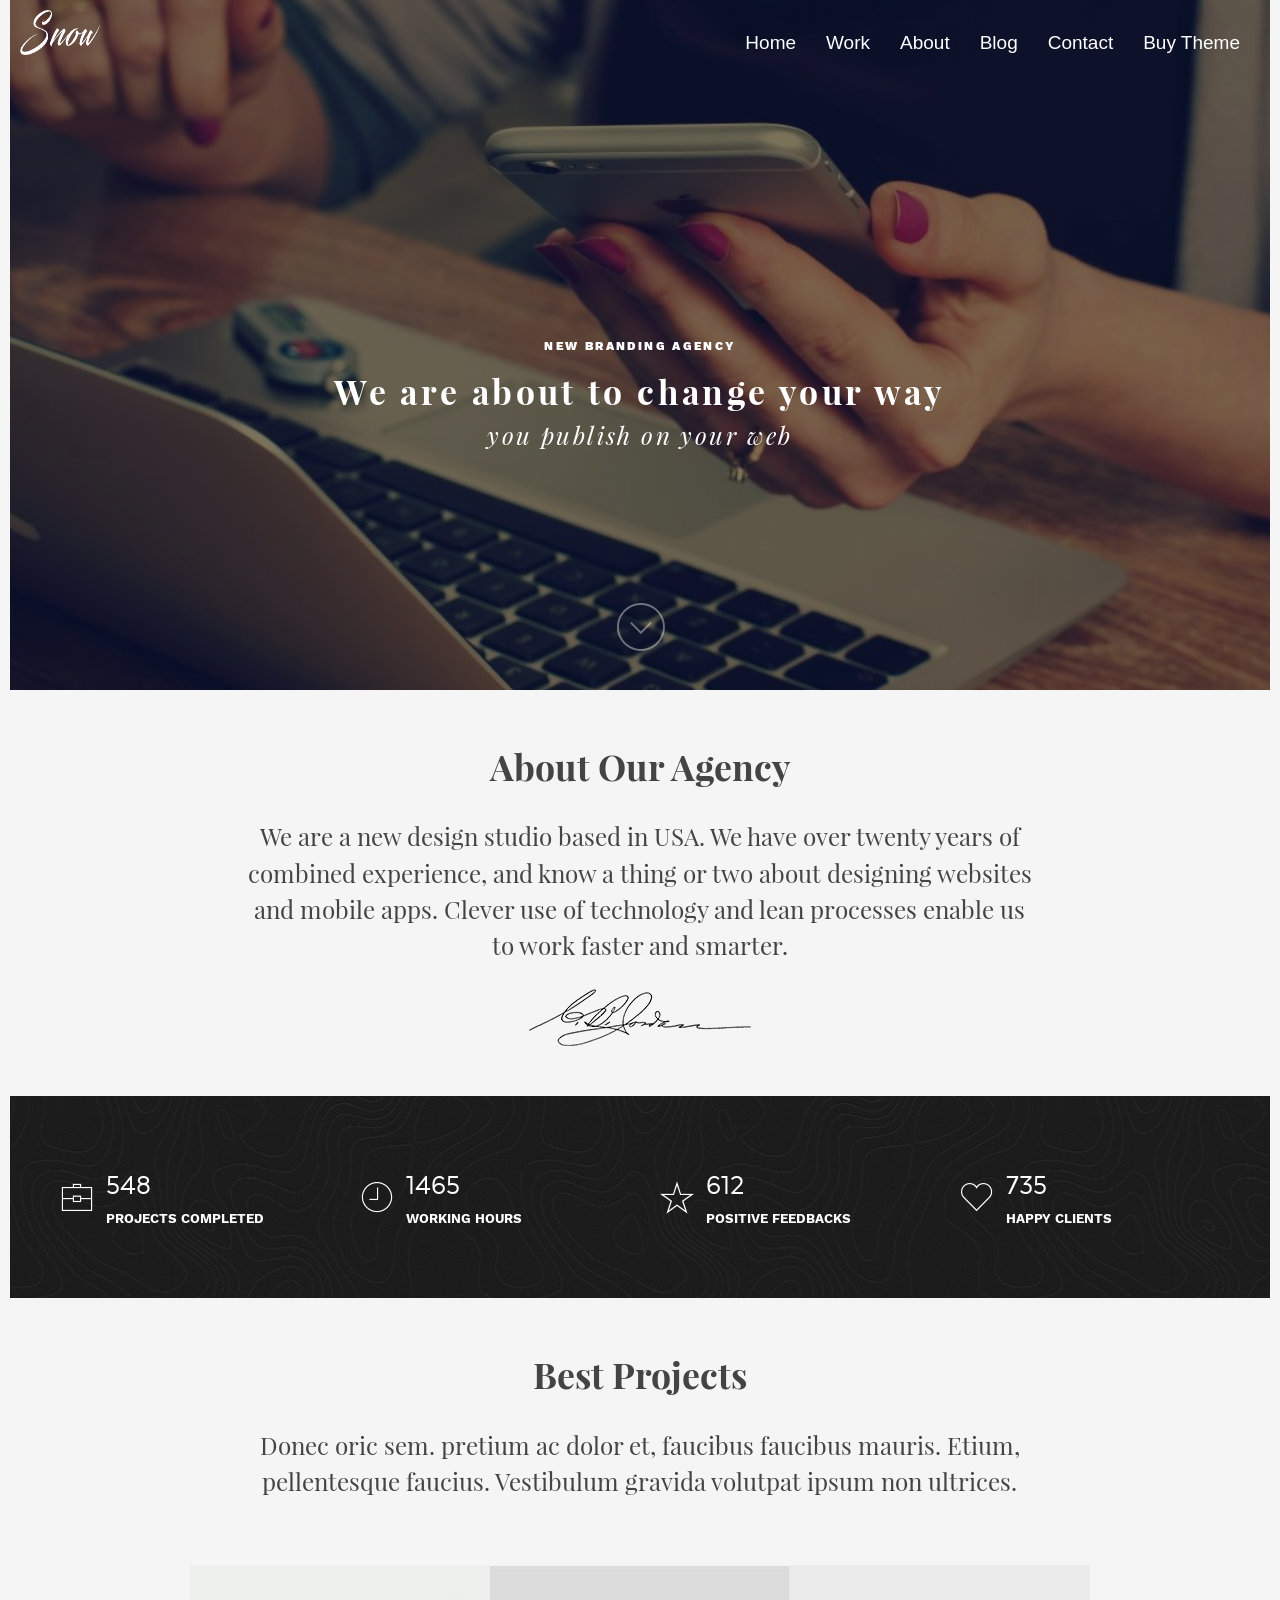
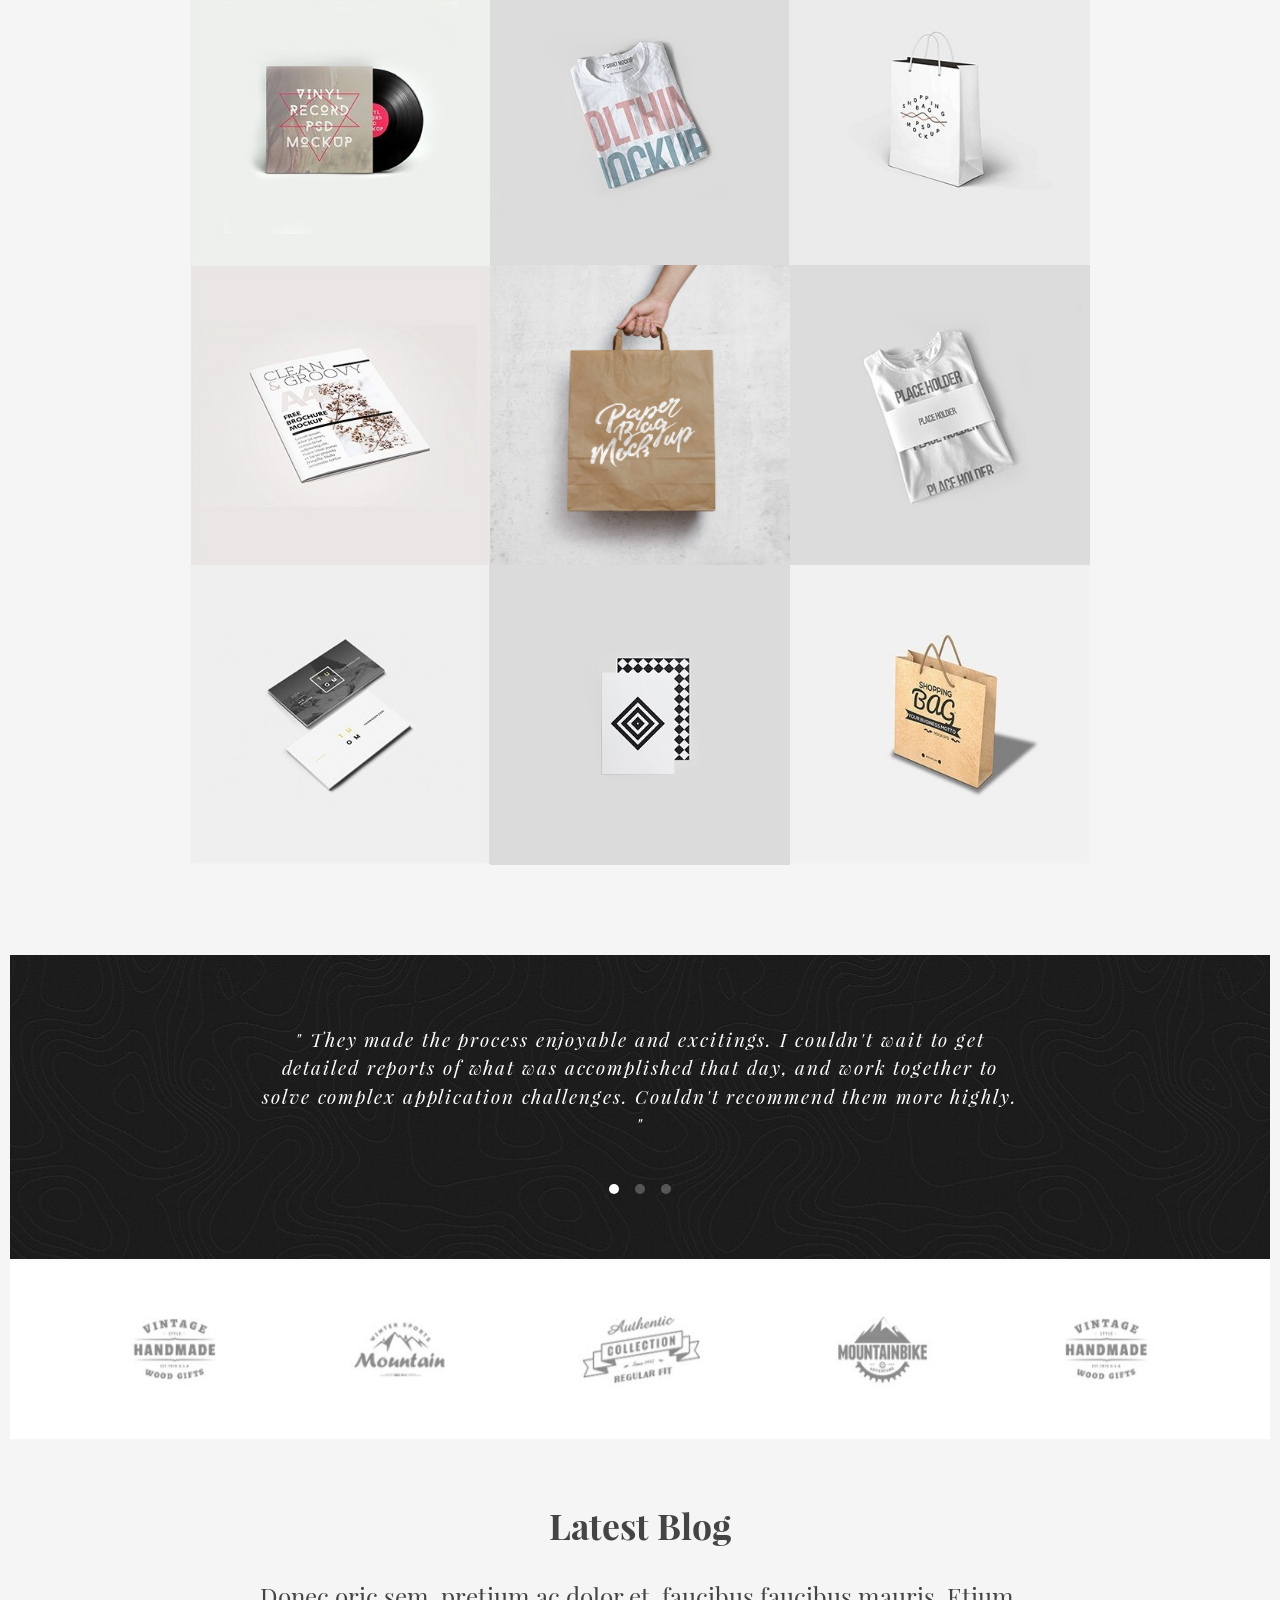
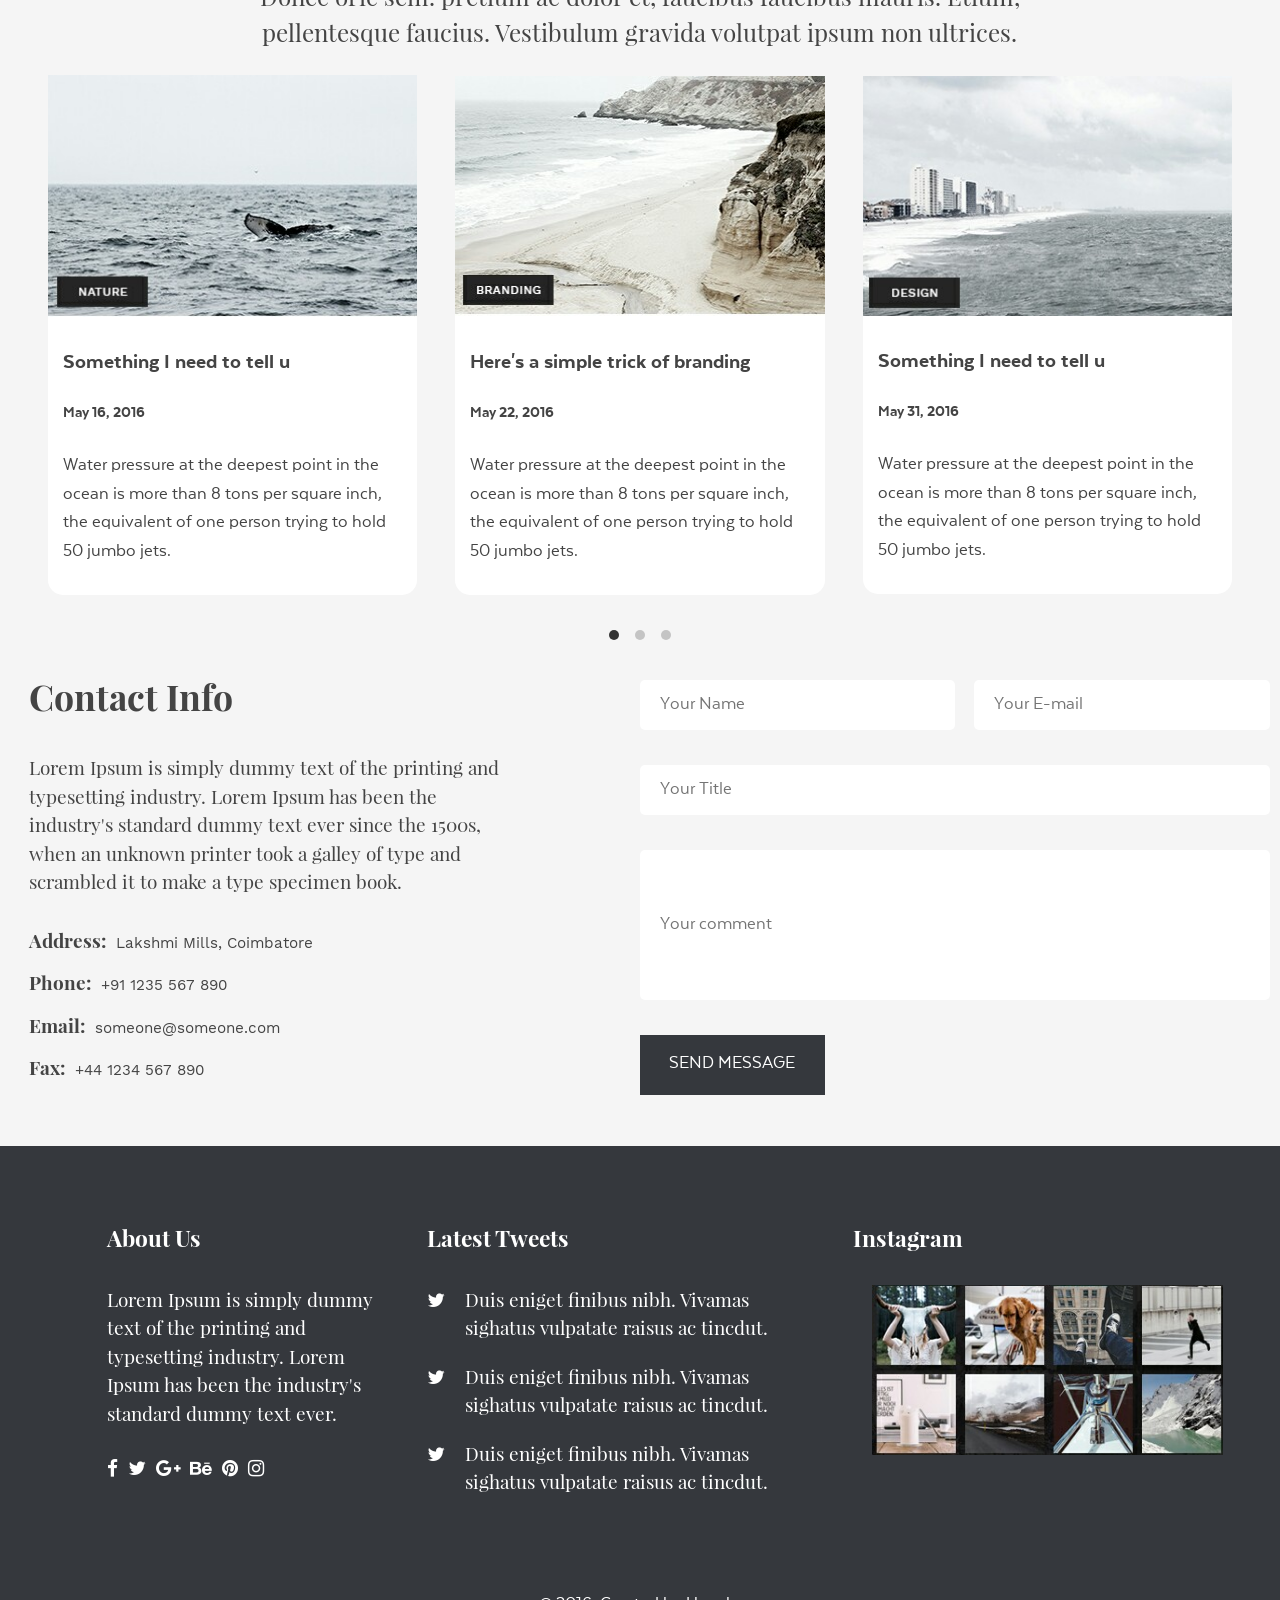
<file: Team A/index.html>
<!DOCTYPE html>
<html>
    <head>
        <title>Portfolio</title>
        <meta charset="utf-8">
        <meta name="viewport" content="width=device-width, initial-scale=1.0">
        <link rel="stylesheet" href="css/index.css">
        <link rel="stylesheet" href="css/media.css">
        <link rel="stylesheet" href="css/common.css">
        <link rel="stylesheet" href="css/animate.css">
        <link rel="stylesheet" href="assets/icons/pe-icon-7-stroke/css/pe-icon-7-stroke.css">
        <link rel="stylesheet" href="assets/flexboxgrid-6.3.1/css/flexboxgrid.min.css" type="text/css" >
        <link rel="stylesheet" href="assets/flickity-docs/css/flickity-docs.css">
        <link rel="stylesheet" href="assets/icons/font-awesome-4.7.0/css/font-awesome.min.css">
        <script src="scripts/jquery.js"></script>
        <script src="https://code.jquery.com/jquery-3.1.0.js"></script> 
        <script src="scripts/main.js" type="text/javascript"></script>
        <script src="assets/flickity-docs/js/flickity-docs.min.js"></script>
        <style>
            @font-face {
                font-family: playfairRegular;
                src: url(assets/fonts/PlayfairDisplay-Regular.ttf);
            }

            @font-face {
                font-family: playfairBold;
                src: url(assets/fonts/PlayfairDisplay-Bold.ttf);
            }

            @font-face {
                font-family: playfairItalic;
                src: url(assets/fonts/PlayfairDisplay-Italic.ttf);
            }

            @font-face {
                font-family: worksansRegular;
                src: url(assets/fonts/WorkSans-Regular.ttf);
            }

            @font-face {
                font-family: worksansItalic;
                src: url(assets/fonts/WorkSans-Italic.ttf);
            }

            @font-face {
                font-family: worksansBlack;
                src: url(assets/fonts/WorkSans-Black.ttf);
            }

            @font-face {
                font-family: worksansBold;
                src: url(assets/fonts/WorkSans-Bold.ttf);
            }
        </style>
    </head>
    <body class="bg-color-whitesmoke">
        <div class="index-container">

            <!-- Magazine section -->

            <div class="magazine-container wow animated fadeInUp slow">
                <nav class="nav-bar">
                    <nav class="wrapper">
                        <img src="assets/images/logo-light.png">
                        <input type="checkbox" id="menu-toggle" />
                        <label for="menu-toggle" class="label-toggle"></label>
                        <ul>
                            <li><a href="index.html">Home</a></li>
                            <li><a href="single-work.html">Work</a></li>
                            <li><a href="index.html#about">About</a></li>
                            <li><a href="blog.html">Blog</a></li>
                            <li><a href="index.html#contact">Contact</li>
                            <li><a href="#">Buy Theme</a></li>
                        </ul>
                    </nav>
                </nav>
                <div class="magazine-alignment">
                    <div class="header">new branding agency</div>
                    <div class="main-header margin-0">We are about to change your way</div>
                    <div class="sub-header margin-0">you publish on your web</div>
                </div>
                <div class="mouse-alignment">
                    <i id="scrollButton" class="pe-7s-angle-down-circle"></i>
                    </div>   
            </div>

            <!-- About section -->

            <div class="row common-container wow animated fadeInUp slow" id="about">
                <div class="col-xs-12 header-content center-aligned">
                    About Our Agency 
                </div>
                <div class="col-xs-12 padding-0 col-md-10 sub-header-alignment">
                    <div class="col-xs-10 col-md-9 padding-0 sub-header-text">
                        We are a new design studio based in USA. We have over twenty years of combined experience, and know 
                        a thing or two about designing websites and mobile apps. Clever use of technology
                        and lean processes enable us to work faster and smarter.
                    </div>  
                </div>
                <div class="col-xs-12 center-aligned">
                    <img src="assets/images/about-me-signature.png">
                </div>
            </div>

            <!-- Feedback section -->

            <div class="row margin-0 feedback-container wow animated fadeInUp slow">
                <div class="row col-xs-6 col-sm-3 padding-0 center-aligned">
                    <i class="feedback-icon pe-7s-portfolio"></i>
                    <div class="feedback-votes">
                        <div class="votes">548</div>
                        <div class="header">projects completed</div>
                    </div>
                </div>
                <div class="row col-xs-6 col-sm-3 padding-0 center-aligned">
                    <i class="feedback-icon pe-7s-clock"></i>
                    <div class="feedback-votes">
                        <div class="votes">1465</div>
                        <div class="header">working hours</div>
                    </div>
                </div>
                <div class="row col-xs-6 col-sm-3 margin-top-25 padding-0 center-aligned">
                    <i class="feedback-icon pe-7s-star"></i>
                    <div class="feedback-votes">
                        <div class="votes">612</div>
                        <div class="header">positive feedbacks</div>
                    </div>
                </div>
                <div class="row col-xs-6 col-sm-3 margin-top-25 padding-0 center-aligned">
                    <i class="feedback-icon pe-7s-like"></i>
                    <div class="feedback-votes">
                        <div class="votes">735</div>
                        <div class="header">happy clients</div>
                    </div>
                </div>
            </div>

            <!-- Projects section -->

            <div class="row common-container project-container wow animated fadeInUp slow">
                <div class="col-xs-12 header-content center-aligned">
                    Best Projects 
                </div>
                <div class="col-xs-12 padding-0 col-md-10 sub-header-alignment">
                    <div class="col-xs-10 col-md-9 padding-0 sub-header-text">
                        Donec oric sem. pretium ac dolor et, faucibus faucibus mauris. Etium, pellentesque faucius.
                        Vestibulum gravida volutpat ipsum non ultrices.
                    </div>  
                </div>
                <div class="container-fluid portfolio-container">
                    <div class="section">
                        <div class="row margin-0">
                            <div class="col-xs-12 col-sm-4 padding-0 image-container" onclick="window.location.href='portfolio.html'">
                                <img class="portfolio-image" src="assets/images/one.jpg">
                                <div class="img-text">
                                    <div class="person">Vinil Record</div>
                                    <div class="profession">Photography</div>
                                </div>
                            </div>
                            <div class="col-xs-12 col-sm-4 padding-0 image-container" onclick="window.location.href='portfolio.html'">
                                <img class="portfolio-image" src="assets/images/two.jpg">
                                <div class="img-text">
                                    <div class="person">Vinil Record</div>
                                    <div class="profession">Photography</div>
                                </div>
                            </div>
                            <div class="col-xs-12 col-sm-4 padding-0 image-container" onclick="window.location.href='portfolio.html'">
                                <img class="portfolio-image" src="assets/images/three.jpg">
                                <div class="img-text">
                                    <div class="person">Vinil Record</div>
                                    <div class="profession">Photography</div>
                                </div>
                            </div>
                        </div>
                        <div class="row margin-0">
                            <div class="col-xs-12 col-sm-4 padding-0 image-container" onclick="window.location.href='portfolio.html'">
                                <img class="portfolio-image" src="assets/images/four.jpg">
                                <div class="img-text">
                                    <div class="person">Vinil Record</div>
                                    <div class="profession">Photography</div>
                                </div>
                            </div>
                            <div class="col-xs-12 col-sm-4 padding-0 image-container" onclick="window.location.href='portfolio.html'">
                                <img class="portfolio-image" src="assets/images/Brown-Paper-Bag-MockUp-full.jpg">
                                <div class="img-text">
                                    <div class="person">Vinil Record</div>
                                    <div class="profession">Photography</div>
                                </div>
                            </div>
                            <div class="col-xs-12 col-sm-4 padding-0 image-container" onclick="window.location.href='portfolio.html'">
                                <img class="portfolio-image" src="assets/images/six.jpg">
                                <div class="img-text">
                                    <div class="person">Vinil Record</div>
                                    <div class="profession">Photography</div>
                                </div>
                            </div>
                        </div>
                        <div class="row margin-0">
                            <div class="col-xs-12 col-sm-4 padding-0 image-container" onclick="window.location.href='portfolio.html'">
                                <img class="portfolio-image" src="assets/images/seven.jpg">
                                <div class="img-text">
                                    <div class="person">Vinil Record</div>
                                    <div class="profession">Photography</div>
                                </div>
                            </div>
                            <div class="col-xs-12 col-sm-4 padding-0 image-container" onclick="window.location.href='portfolio.html'">
                                <img class="portfolio-image" src="assets/images/eight.jpg">
                                <div class="img-text">
                                    <div class="person">Vinil Record</div>
                                    <div class="profession">Photography</div>
                                </div>
                            </div>
                            <div class="col-xs-12 col-sm-4 padding-0 image-container" onclick="window.location.href='portfolio.html'">
                                <img class="portfolio-image" src="assets/images/nine.jpg">
                                <div class="img-text">
                                    <div class="person">Vinil Record</div>
                                    <div class="profession">Photography</div>
                                </div>
                            </div>
                        </div>
                    </div>
                </div>
            </div>


            <!-- message section -->

            <div class="message-container main-carousel wow animated slow fadeInUp" data-flickity='{ "cellAlign": "left", "contain": true }'>
                <div class="row carousel-cell message-content">
                    <div class="col-xs-12 col-sm-8">
                        <div class="message">
                            " They made the process enjoyable and excitings. I couldn't wait to get detailed reports of what was accomplished that day,
                            and work together to solve complex application challenges. Couldn't recommend them more
                            highly. "
                        </div>
                        <div class="message-by">Mark Antony</div>
                    </div>
                </div>
                <div class="row carousel-cell message-content">
                    <div class="col-xs-12 col-sm-8">
                        <div class="message">
                            " They made the process enjoyable and excitings. I couldn't wait to get detailed reports of what was accomplished that day,
                            and work together to solve complex application challenges. Couldn't recommend them more
                            highly. "
                        </div>
                        <div class="message-by">Mark Antony</div>
                    </div>
                </div>
                <div class="row carousel-cell message-content">
                    <div class="col-xs-12 col-sm-8">
                        <div class="message">
                            " They made the process enjoyable and excitings. I couldn't wait to get detailed reports of what was accomplished that day,
                            and work together to solve complex application challenges. Couldn't recommend them more
                            highly. "
                        </div>
                        <div class="message-by">Mark Antony</div>
                    </div>
                </div>
            </div>

            <!-- Logo section -->

            <div class="logo-container wow animated slow fadeInUp">
                <div class="row margin-0">
                    <div class="col-xs-12 padding-0">
                        <img class="logo-image" src="assets/images/logo.jpg">
                    </div>
                </div>
            </div>

            <!-- Blog section -->

            <div class="row common-container blog-container wow animated fadeInUp slow" id="blog">
                <div class="col-xs-12 header-content center-aligned">
                    Latest Blog 
                </div>
                <div class="col-xs-12 padding-0 col-md-10 sub-header-alignment">
                    <div class="col-xs-10 col-md-9 padding-0 sub-header-text">
                        Donec oric sem. pretium ac dolor et, faucibus faucibus mauris. Etium, pellentesque faucius.
                        Vestibulum gravida volutpat ipsum non ultrices.
                    </div>  
                </div>
            </div>
            <div class=" main-carousel blog-container" data-flickity='{ "cellAlign": "left", "contain": true }'>
                <div class="carousel-cell blogs col-sm-12 center-aligned">
                    <div class="col-sm-4">
                        <div class="blog-info" onclick="window.location.href='blog.html'">
                            <img class="blog-image" src="assets/images/blog1.jpg">
                            <div class="blog-text">
                                <h3>Something I need to tell u</h3>
                                <h5>May 16, 2016</h5>
                                <p>Water pressure at the deepest point in the ocean is more than 8 tons per square inch, the equivalent
                                    of one person trying to hold 50 jumbo jets.</p>
                            </div>
                        </div>
                    </div>
                    <div class="col-sm-4 display-none">
                        <div class="blog-info" onclick="window.location.href='blog.html'">
                            <img class="blog-image" src="assets/images/blog2.jpg">
                            <div class="blog-text">
                                <h3>Here's a simple trick of branding</h3>
                                <h5>May 22, 2016</h5>
                                <p>Water pressure at the deepest point in the ocean is more than 8 tons per square inch, the equivalent
                                    of one person trying to hold 50 jumbo jets.</p>
                            </div>
                        </div>
                    </div>
                    <div class="col-sm-4 display-none">
                        <div class="blog-info" onclick="window.location.href='blog.html'">
                            <img class="blog-image" src="assets/images/blog3.jpg">
                            <div class="blog-text">
                                <h3>Something I need to tell u</h3>
                                <h5>May 31, 2016</h5>
                                <p>Water pressure at the deepest point in the ocean is more than 8 tons per square inch, the equivalent
                                    of one person trying to hold 50 jumbo jets.</p>
                            </div>
                        </div>
                    </div>
                </div>
                <div class="carousel-cell blogs col-sm-12 center-aligned">
                    <div class="col-sm-4 display-none">
                        <div class="blog-info" onclick="window.location.href='blog.html'">
                            <img class="blog-image" src="assets/images/blog1.jpg">
                            <div class="blog-text">
                                <h3>Something I need to tell u</h3>
                                <h5>May 16, 2016</h5>
                                <p>Water pressure at the deepest point in the ocean is more than 8 tons per square inch, the equivalent
                                    of one person trying to hold 50 jumbo jets.</p>
                            </div>
                        </div>
                    </div>
                    <div class="col-sm-4">
                        <div class="blog-info" onclick="window.location.href='blog.html'">
                            <img class="blog-image" src="assets/images/blog2.jpg">
                            <div class="blog-text">
                                <h3>Here's a simple trick of branding</h3>
                                <h5>May 22, 2016</h5>
                                <p>Water pressure at the deepest point in the ocean is more than 8 tons per square inch, the equivalent
                                    of one person trying to hold 50 jumbo jets.</p>
                            </div>
                        </div>
                    </div>
                    <div class="col-sm-4 display-none">
                        <div class="blog-info" onclick="window.location.href='blog.html'">
                            <img class="blog-image" src="assets/images/blog3.jpg">
                            <div class="blog-text">
                                <h3>Something I need to tell u</h3>
                                <h5>May 31, 2016</h5>
                                <p>Water pressure at the deepest point in the ocean is more than 8 tons per square inch, the equivalent
                                    of one person trying to hold 50 jumbo jets.</p>
                            </div>
                        </div>
                    </div>
                </div>
                <div class="carousel-cell blogs col-sm-12 center-aligned">
                    <div class="col-sm-4 display-none">
                        <div class="blog-info" onclick="window.location.href='blog.html'">
                            <img class="blog-image" src="assets/images/blog1.jpg">
                            <div class="blog-text">
                                <h3>Something I need to tell u</h3>
                                <h5>May 16, 2016</h5>
                                <p>Water pressure at the deepest point in the ocean is more than 8 tons per square inch, the equivalent
                                    of one person trying to hold 50 jumbo jets.</p>
                            </div>
                        </div>
                    </div>
                    <div class="col-sm-4 display-none">
                        <div class="blog-info" onclick="window.location.href='blog.html'">
                            <img class="blog-image" src="assets/images/blog2.jpg">
                            <div class="blog-text">
                                <h3>Here's a simple trick of branding</h3>
                                <h5>May 22, 2016</h5>
                                <p>Water pressure at the deepest point in the ocean is more than 8 tons per square inch, the equivalent
                                    of one person trying to hold 50 jumbo jets.</p>
                            </div>
                        </div>
                    </div>
                    <div class="col-sm-4">
                        <div class="blog-info">
                            <img class="blog-image" src="assets/images/blog3.jpg">
                            <div class="blog-text">
                                <h3>Something I need to tell u</h3>
                                <h5>May 31, 2016</h5>
                                <p>Water pressure at the deepest point in the ocean is more than 8 tons per square inch, the equivalent
                                    of one person trying to hold 50 jumbo jets.</p>
                            </div>
                        </div>
                    </div>
                </div>
            </div>

            <!-- Contact Us section -->

            <div class="common-container contact-container wow animated fadeInUp slow" id="contact">
                <div class="row margin-0">
                    <div class="col-xs-12 col-md-5 padding-0 margini-0 contact-us-info">
                        <div class="header-content col-xs-12">
                            Contact Info
                        </div>
                        <div class="sub-header col-xs-12">
                                Lorem Ipsum is simply dummy text of the printing and typesetting industry.
                                Lorem Ipsum has been the industry's standard dummy text ever since the 1500s,
                                when an unknown printer took a galley of type and scrambled it to make a type specimen book.
                        </div>
                        <div class="center-align">
                            <div class="col-xs-12">
                                <span class="contact-header"> Address: </span>
                                <span class="contact-info"> &nbsp;Lakshmi Mills, Coimbatore </span>
                            </div>
                            <div class="contact col-xs-12">
                                <span class="contact-header"> Phone: </span>
                                <span class="contact-info"> &nbsp;+91 1235 567 890 </span>
                            </div>
                            <div class="contact col-xs-12">
                                <span class="contact-header"> Email: </span>
                                <span class="contact-info"> &nbsp;someone@someone.com </span>
                            </div>
                            <div class="contact col-xs-12">
                                <span class="contact-header"> Fax: </span>
                                <span class="contact-info"> &nbsp;+44 1234 567 890 </span>
                            </div>
                        </div>
                    </div>
                    <div class=" col-xs-12 col-md-offset-1 col-md-6 contact-us-form padding-0">
                        <div class="row details margin-0">
                            <div class="col-xs-12 col-md-6 padding-0">
                                <input type="text" class="input-field" placeholder="Your Name">
                            </div>
                            <div class="col-xs-12 col-md-6 email-alignment">
                                <input type="text" class="input-field" placeholder="Your E-mail">
                            </div>
                            <div class="col-xs-12 col-md-12 title padding-0">
                                <input type="text" class="input-field" placeholder="Your Title">
                            </div>
                            <div class="col-xs-12 col-md-12 description padding-0">
                                <input type="text" class="comment-field" placeholder="Your comment">
                            </div>
                            <div class="col-xs-12 col-md-12 padding-0">
                                <button type="button" class="button-style">Send Message</button>
                            </div>
                        </div>
                    </div>
                </div>
            </div>
        </div>

        <!-- Footer section -->

        <div class="footer-container wow animated fadeInUp slow">
            <div class="row footer-alignment">
                <div class="col-sm-offset-1 col-xs-12 col-sm-3 about">
                    <div class="header">About Us</div>
                    <div class="sub-header">
                        Lorem Ipsum is simply dummy text of the printing and typesetting industry.
                        Lorem Ipsum has been the industry's standard dummy text ever.
                    </div>
                    <div class="col-xs-12 footer-icons padding-0">
                        <li><i class="fa fa-facebook" aria-hidden="true"></i></li>
                        <li><i class="fa fa-twitter" aria-hidden="true"></i></li>
                        <li><i class="fa fa-google-plus" aria-hidden="true"></i></li>
                        <li><i class="fa fa-behance" aria-hidden="true"></i></li>
                        <li><i class="fa fa-pinterest" aria-hidden="true"></i></li>
                        <li><i class="fa fa-instagram" aria-hidden="true"></i></li>
                    </div>
                </div>
                <div class="col-sm-4 col-xs-12 latest-tweets">
                    <div class="header">Latest Tweets</div>
                    <div class="sub-header">
                        <div class="tweet">
                            <li><i class="fa fa-twitter" aria-hidden="true"></i></li>
                            <div>Duis eniget finibus nibh. Vivamas sighatus vulpatate raisus ac tincdut.</div>
                        </div>
                        <div class="tweet">
                            <li><i class="fa fa-twitter" aria-hidden="true"></i></li>
                            <div>Duis eniget finibus nibh. Vivamas sighatus vulpatate raisus ac tincdut.</div>
                        </div>
                        <div class="tweet">
                            <li><i class="fa fa-twitter" aria-hidden="true"></i></li>
                            <div>Duis eniget finibus nibh. Vivamas sighatus vulpatate raisus ac tincdut.</div>
                        </div>
                    </div>
                </div>
                <div class="col-sm-4 col-xs-12 instagram">
                    <div class="header">Instagram</div>
                    <div class="col-xs-12">
                        <img class="instagram-images" src="assets/images/footer-insta.jpg">
                    </div>
                </div>
            </div>
            <div class="creator">
                <sub><i class="fa fa-copyright" aria-hidden="true"></i></sub>&nbsp;2016. Created by Unvab.
            </div>
        </div>

    </body>
</html>
</file>
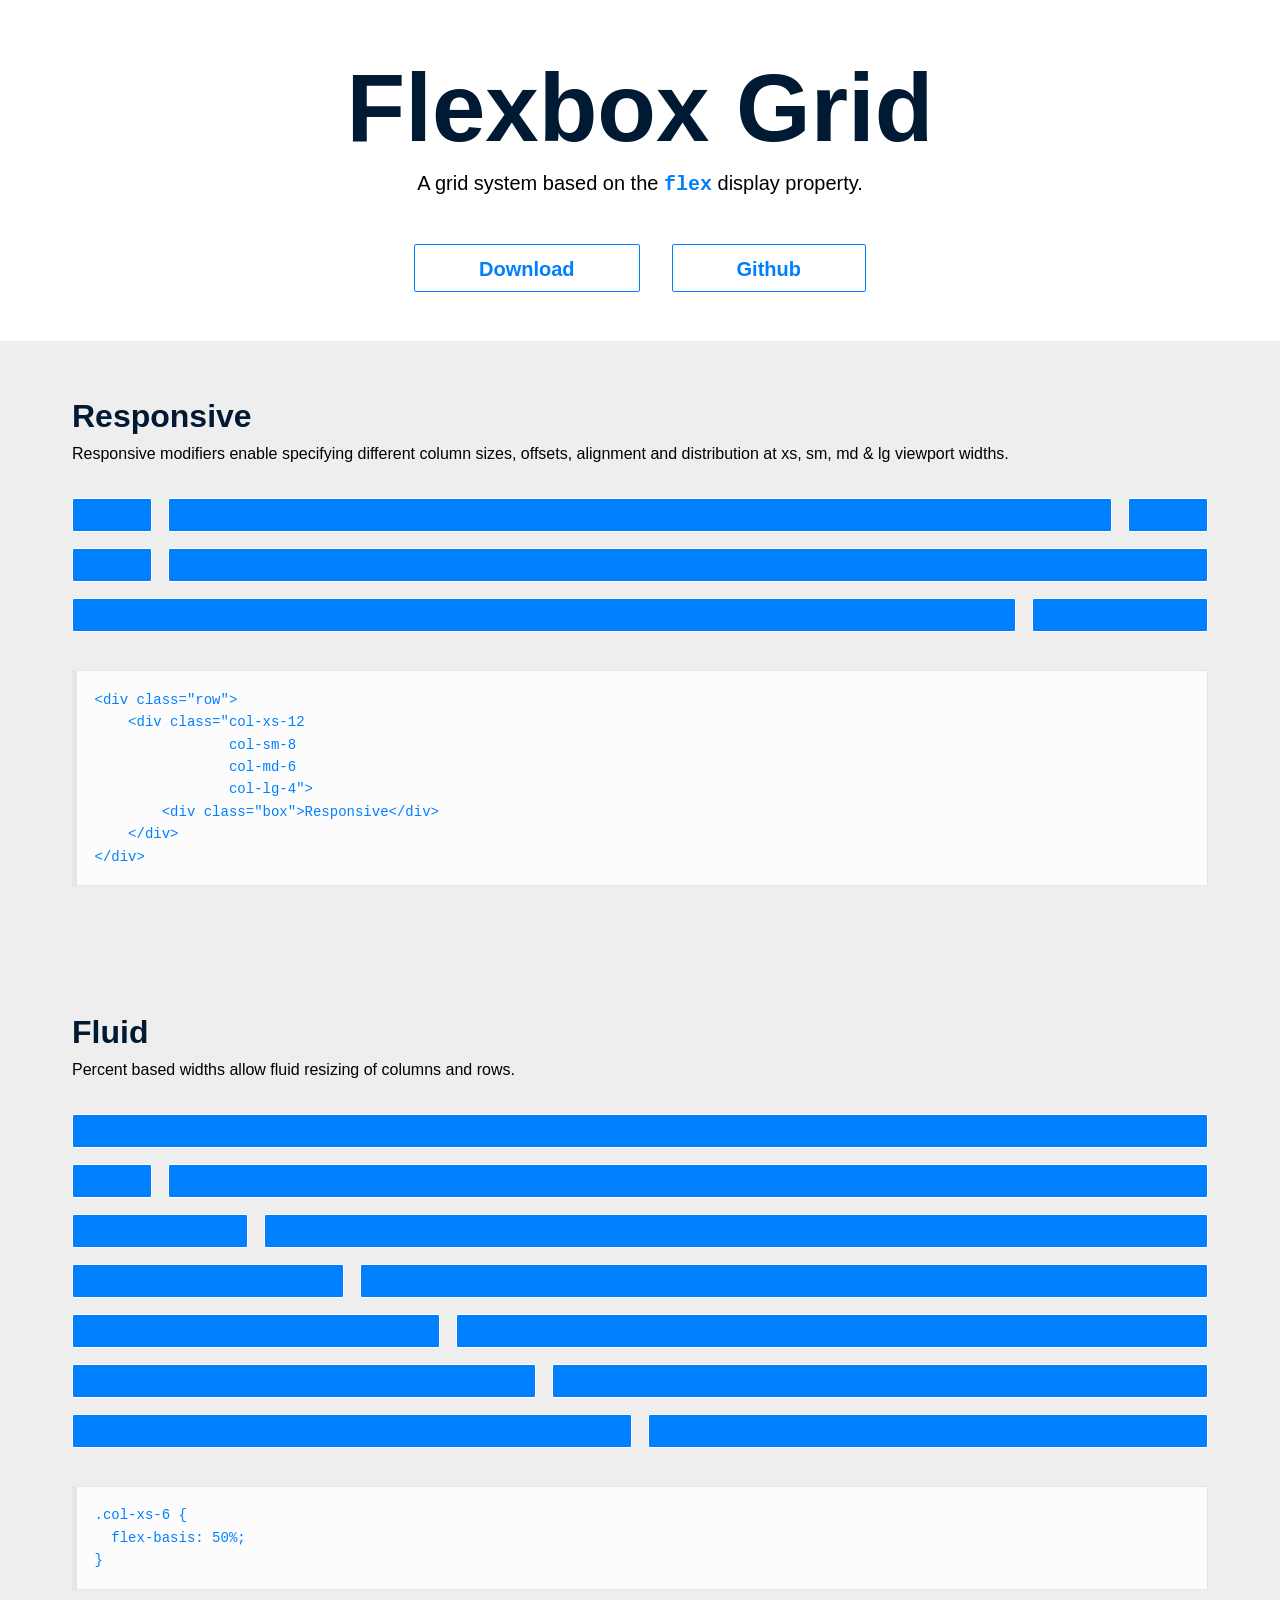
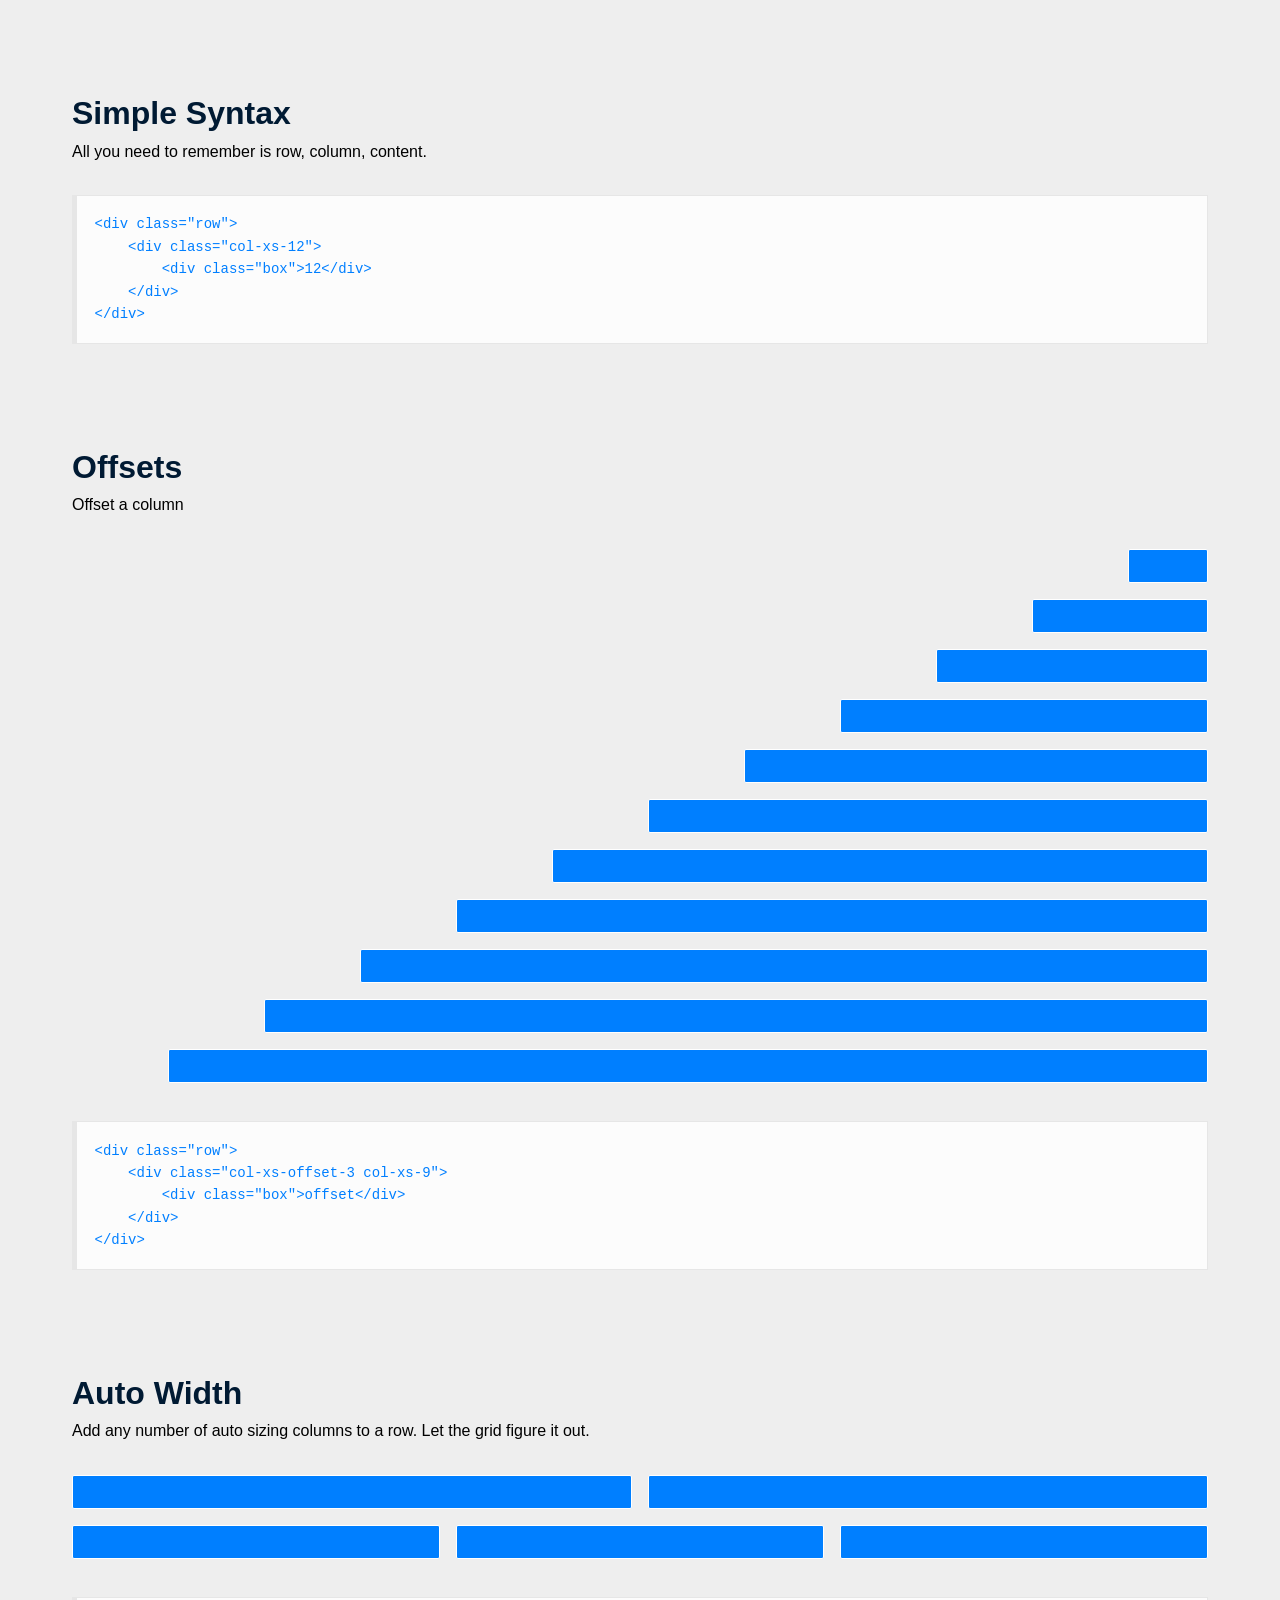
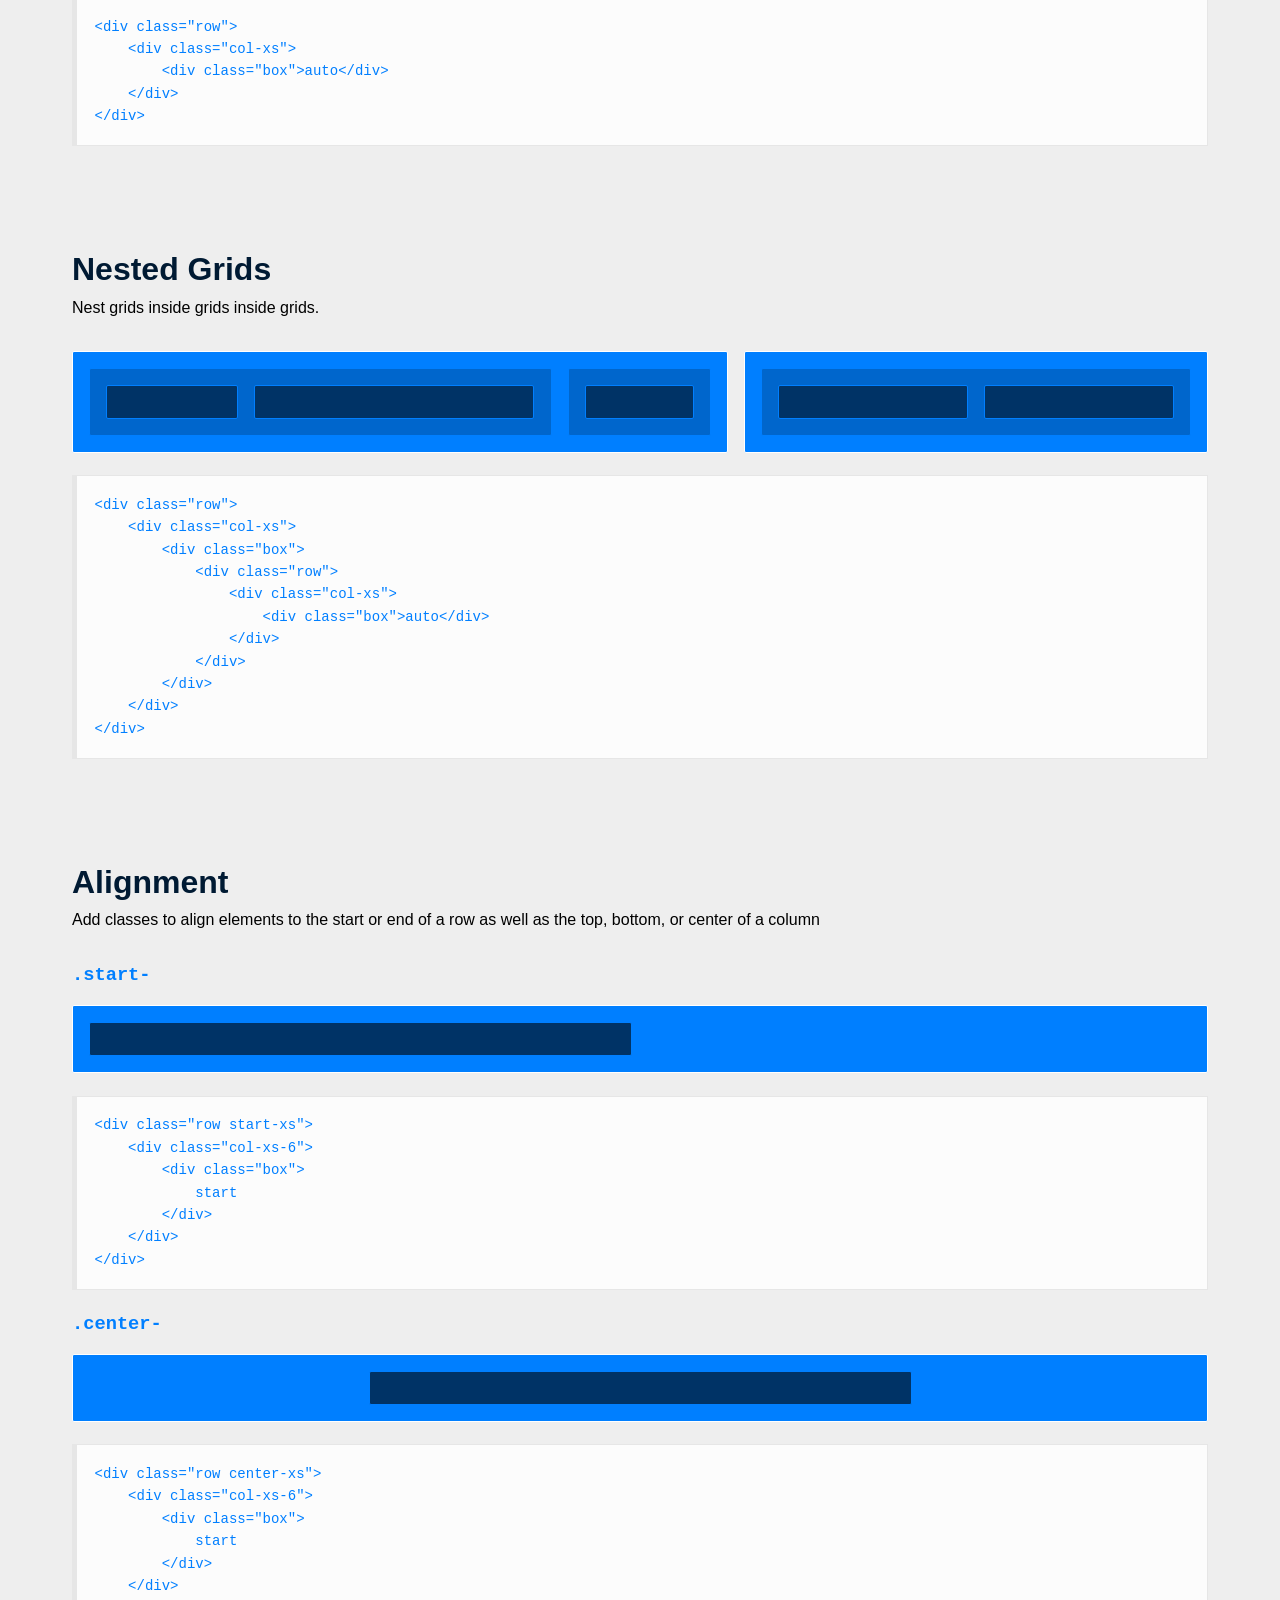
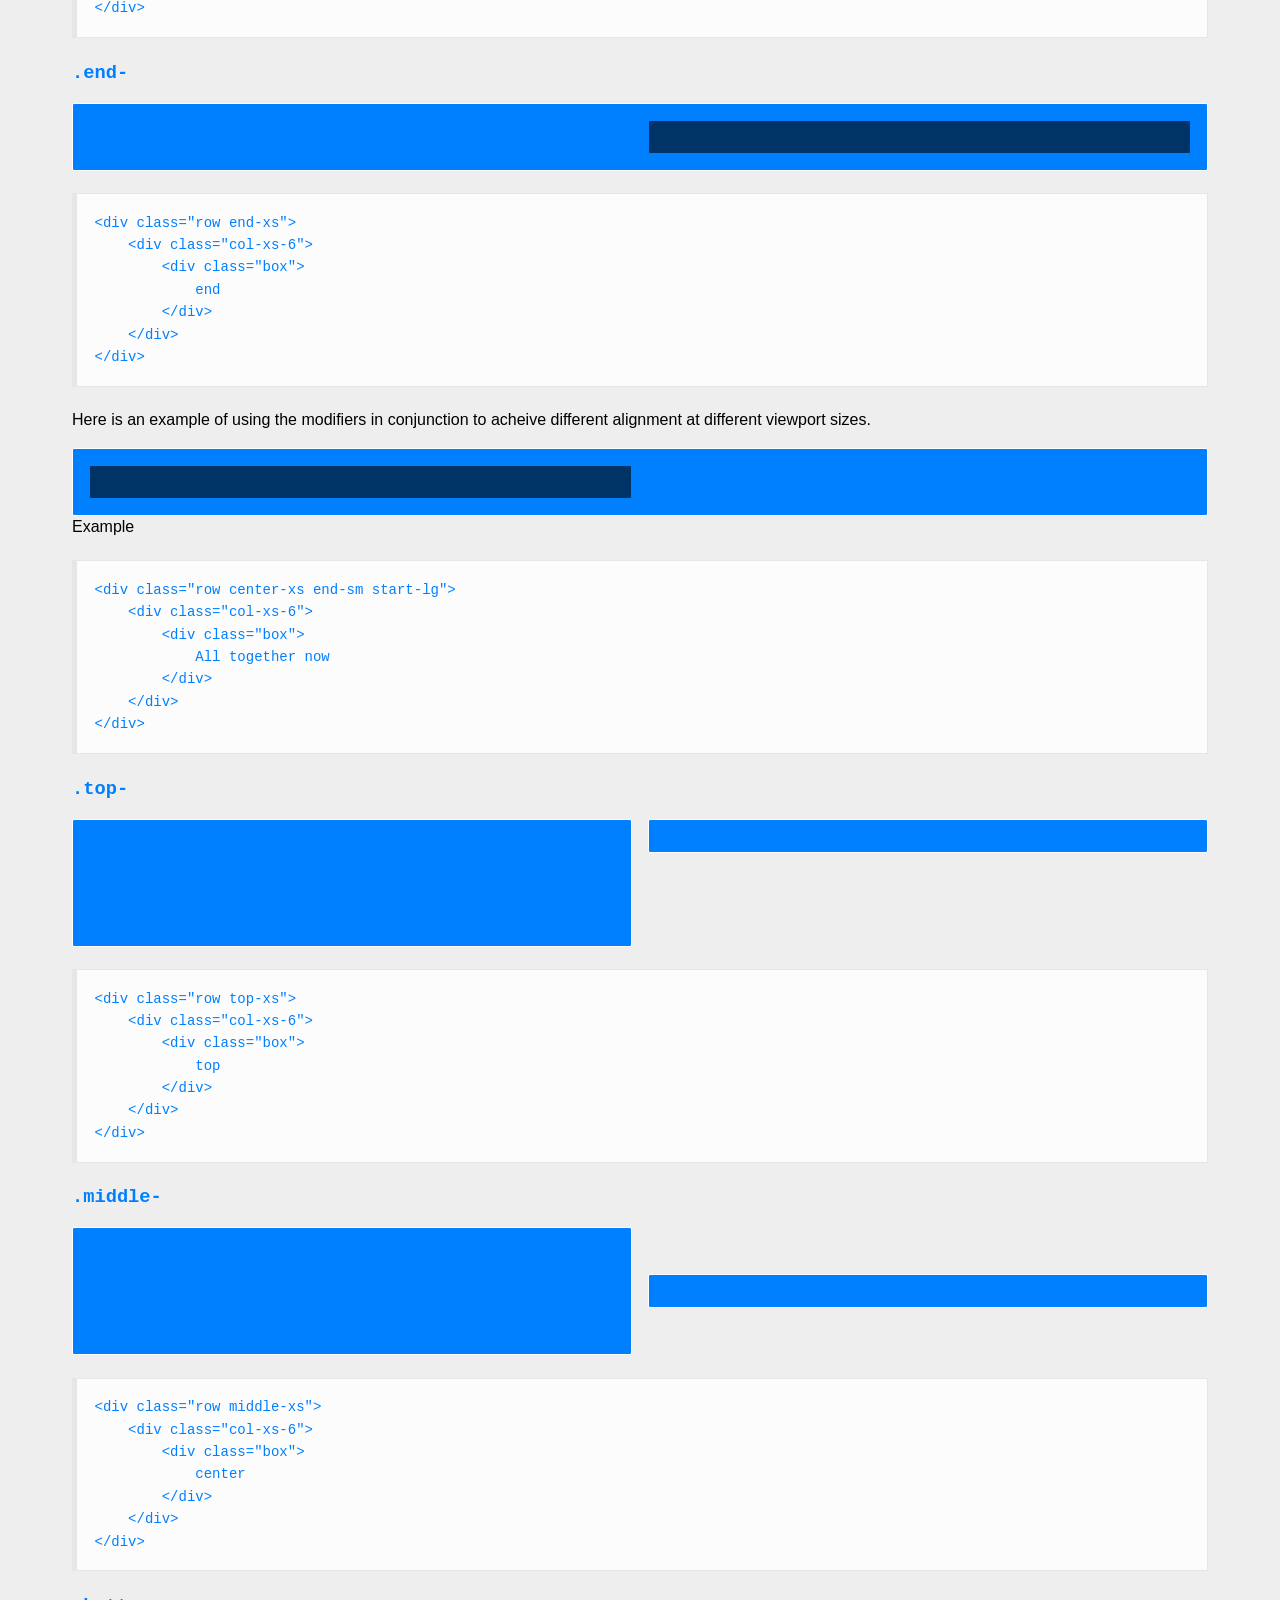
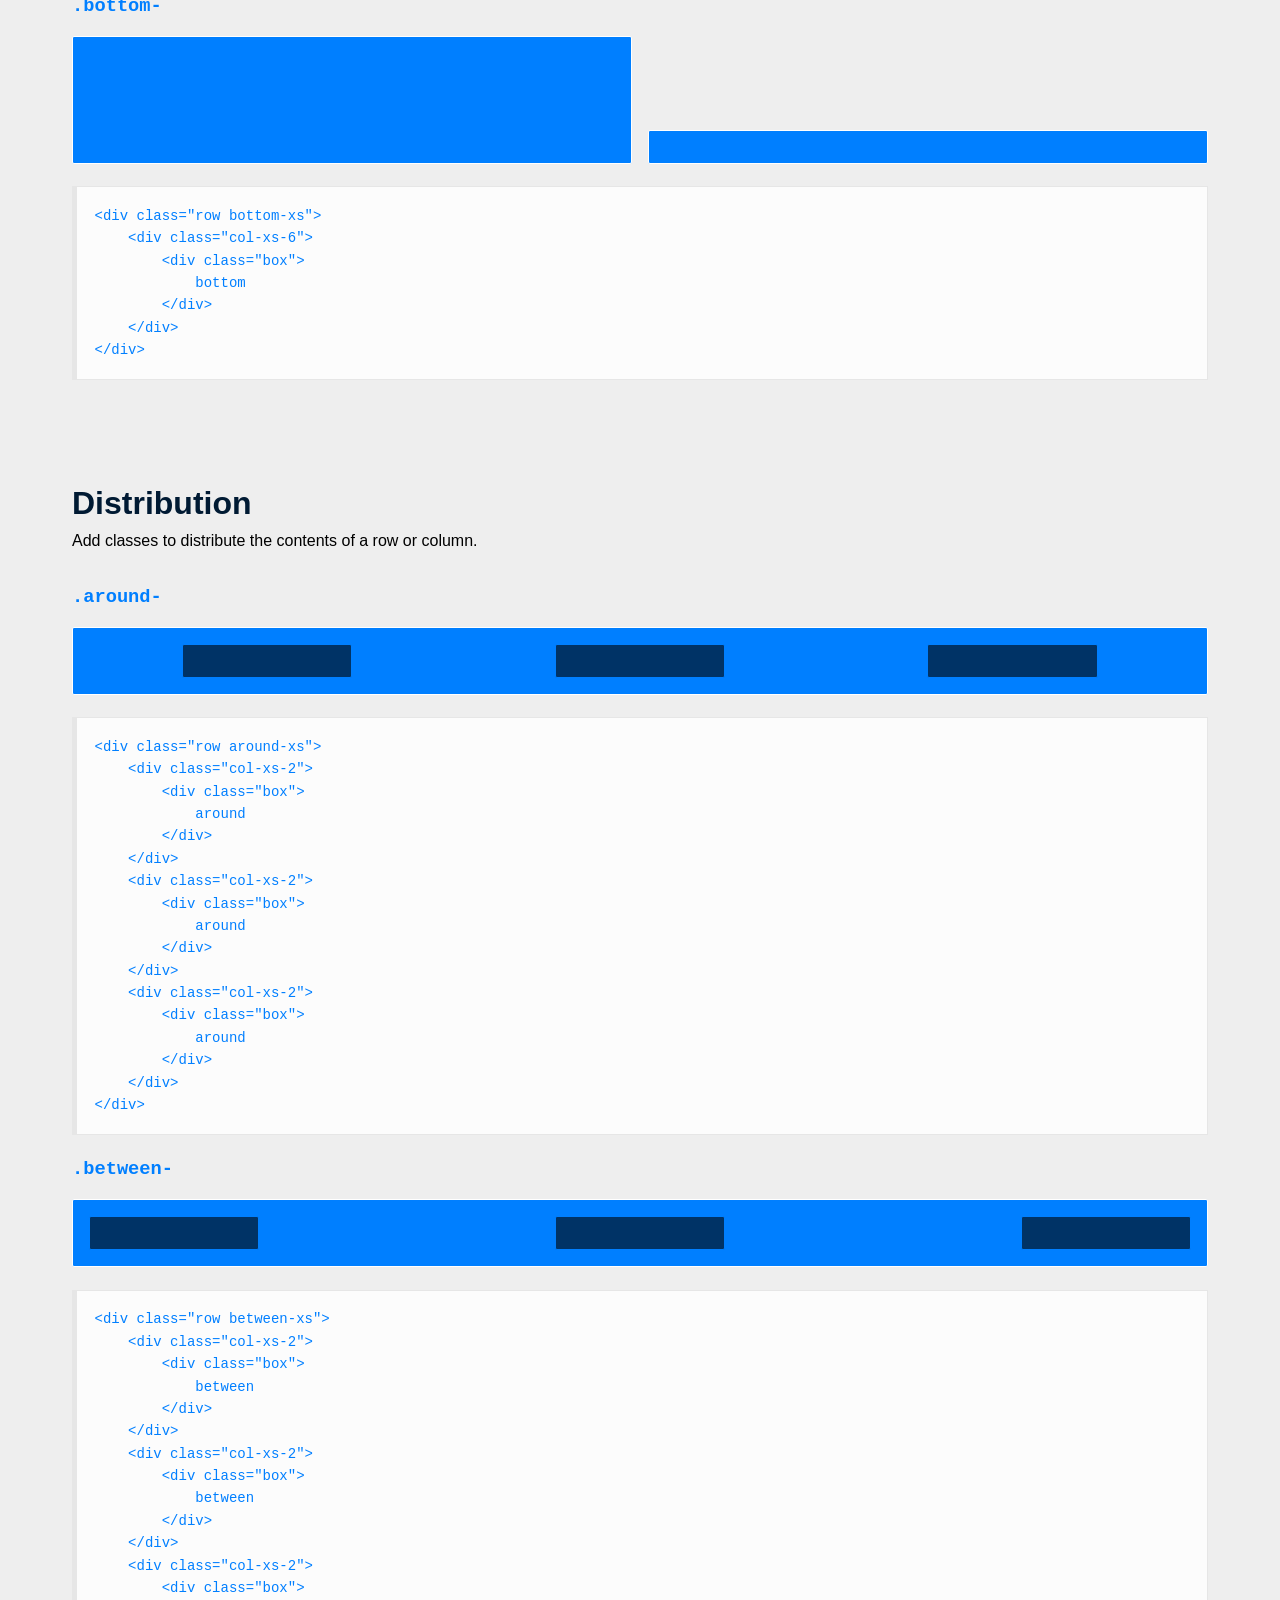
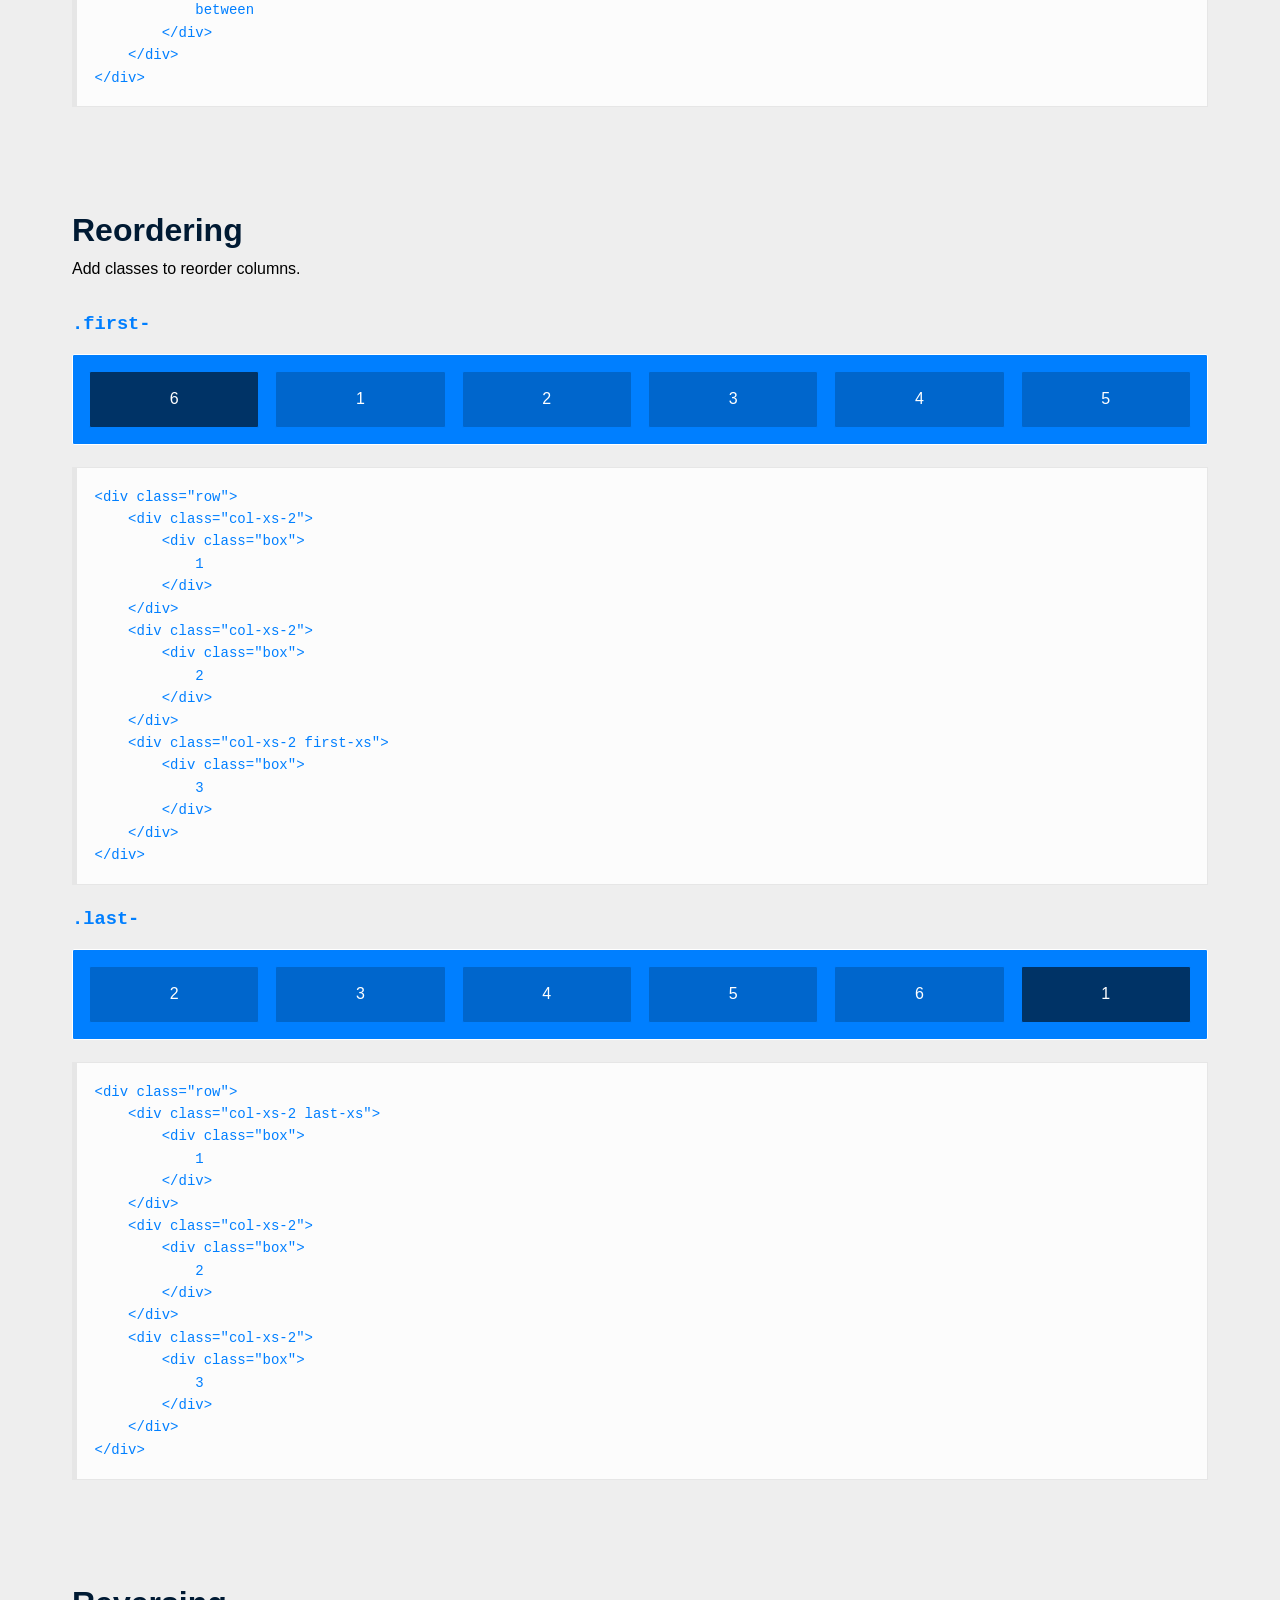
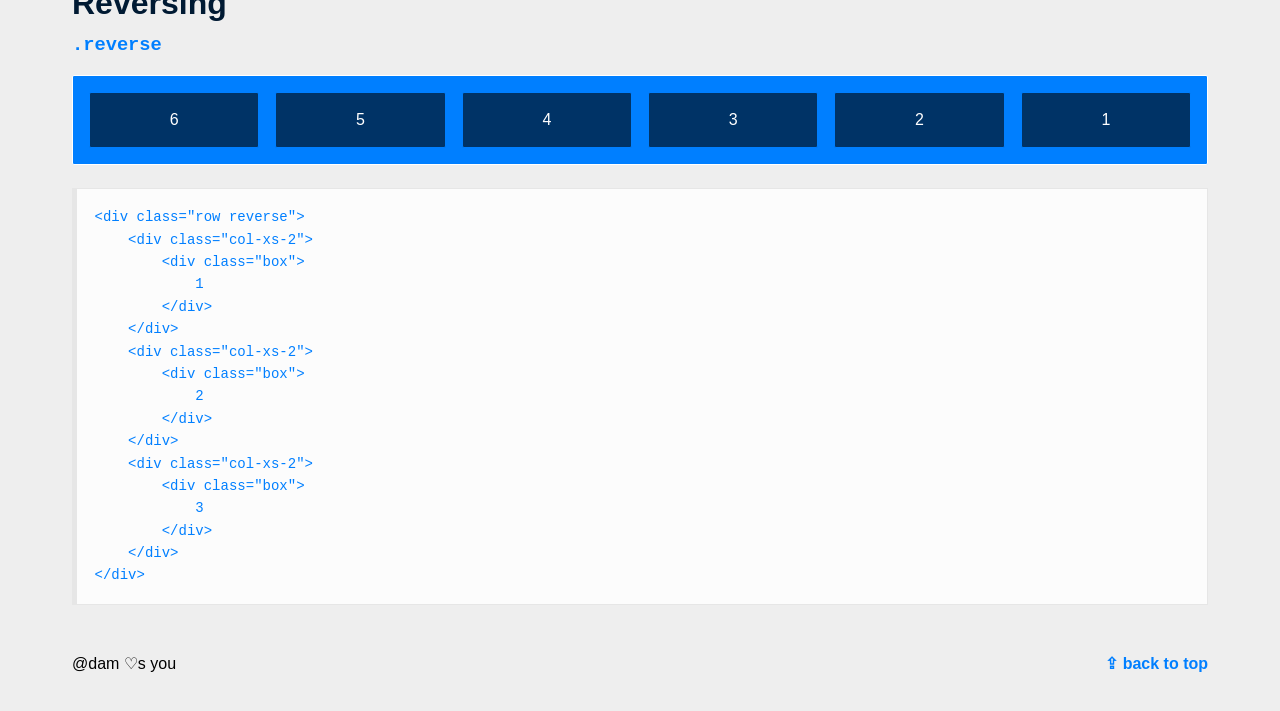
<file: Team A/assets/flexboxgrid-6.3.1/index.html>
<!DOCTYPE HTML><html><head><meta charset="utf-8"><meta http-equiv="X-UA-Compatible" content="IE=edge"><title>Flexbox Grid</title><meta name="viewport" content="width=device-width, initial-scale=1"><style>/*! normalize.css v2.1.3 | MIT License | git.io/normalize */article,aside,details,figcaption,figure,footer,header,hgroup,main,nav,section,summary{display:block}audio,canvas,video{display:inline-block}audio:not([controls]){display:none;height:0}[hidden],template{display:none}html{font-family:sans-serif;-ms-text-size-adjust:100%;-webkit-text-size-adjust:100%}a{background:0 0}a:focus{outline:thin dotted}a:active,a:hover{outline:0}h1{font-size:2em;margin:.67em 0}abbr[title]{border-bottom:1px dotted}b,strong{font-weight:700}dfn{font-style:italic}hr{-moz-box-sizing:content-box;box-sizing:content-box;height:0}mark{background:#ff0;color:#000}code,kbd,pre,samp{font-family:monospace,serif;font-size:1em}q{quotes:"\201C" "\201D" "\2018" "\2019"}small{font-size:80%}sub,sup{font-size:75%;line-height:0;position:relative;vertical-align:baseline}sup{top:-.5em}sub{bottom:-.25em}img{border:0}svg:not(:root){overflow:hidden}figure{margin:0}fieldset{border:1px solid silver;margin:0 2px;padding:.35em .625em .75em}legend{border:0;padding:0}button,input,select,textarea{font-family:inherit;font-size:100%;margin:0}button,input{line-height:normal}button,select{text-transform:none}button,html input[type=button],input[type=reset],input[type=submit]{-webkit-appearance:button;cursor:pointer}button[disabled],html input[disabled]{cursor:default}input[type=checkbox],input[type=radio]{box-sizing:border-box;padding:0}input[type=search]{-webkit-appearance:textfield;-moz-box-sizing:content-box;-webkit-box-sizing:content-box;box-sizing:content-box}input[type=search]::-webkit-search-cancel-button,input[type=search]::-webkit-search-decoration{-webkit-appearance:none}button::-moz-focus-inner,input::-moz-focus-inner{border:0;padding:0}textarea{overflow:auto;vertical-align:top}table{border-collapse:collapse;border-spacing:0}body{box-sizing:border-box;padding:0;margin:0;font-size:18px;font-family:HelveticaNeue-Light,"Helvetica Neue Light","Helvetica Neue",Helvetica,Arial,"Lucida Grande",sans-serif;font-weight:400;background:#EEE;line-height:1.4rem}h1,h2,h3,h4,h5,h6{font-family:Gibson,HelveticaNeue-Light,"Helvetica Neue Light","Helvetica Neue",Helvetica,Arial,"Lucida Grande",sans-serif;color:#001A33}h2{font-size:2rem;margin:1rem 0}:focus{outline-color:transparent;outline-style:none}h2+p{margin:0 0 2rem}a{text-decoration:none;color:#007FFF;padding:0 0 .2rem;font-weight:700}a:hover{color:#007FFF}pre{overflow-x:auto;padding:1.25em;border:1px solid #e6e6e6;border-left-width:5px;margin:1.6em 0;font-size:.875em;background:#fcfcfc;white-space:pre;word-wrap:normal}code{color:#007FFF}.layout{display:flex;min-height:100vh;flex-direction:column}.page-nav{box-sizing:border-box;position:fixed;padding:.5rem;width:100%;background:0 0}.page{z-index:0;background:#EEE}.wrap{box-sizing:border-box;max-width:1200px;margin:0 auto}.page-section{padding-top:3rem;margin-bottom:3rem}.page-features{width:100%;background:#001a33;overflow:scroll}.menu-button{position:fixed;top:.75rem;right:.75rem;z-index:1;box-sizing:border-box;padding:.45rem;height:3rem;width:3rem;background:#FFF;border:1px solid transparent;user-select:none}.menu-button:hover{border:1px solid #007FFF;border-radius:2px}.menu-button:active{background:#EEE;border:1px solid transparent}.open{transform:translate3d(-15rem,0,0)}.menu-button-icon{width:2rem;height:2rem}.hero{box-sizing:border-box;padding:2rem;background:#FFF;border:1px solid #FFF;border-radius:2px}.hero-headline{font-size:3rem;white-space:nowrap;margin-bottom:0}.hero-copy{font-size:1rem;margin-bottom:0;padding:0 2rem;text-align:center}.slide-menu{display:block;position:fixed;overflow:auto;top:0;right:0;bottom:0;height:100%;width:250px}.menu{box-sizing:border-box;padding-bottom:5rem;background:#001a33}.menu-header{box-sizing:border-box;padding:3rem 3rem 0;color:#eee}.menu-list{margin:0;padding:0;list-style:none}.menu-list-item{height:3rem;line-height:3rem;font-size:1rem;color:#007FFF;background:0 0;transition:all .2s ease-in}.menu-link{box-sizing:border-box;padding-left:3rem;display:block;color:#007FFF;transition:color .2s ease-in}.menu-link:hover{color:#3298ff;border-bottom:0}.link-top{align-self:flex-end}.button{position:relative;display:inline-block;box-sizing:border-box;min-width:11rem;padding:0 4rem;margin:1rem;height:3rem;line-height:3rem;border:1px solid #007FFF;border-radius:2px;color:#007FFF;font-size:1.25rem;transition:background-color,.15s}.button:hover{background:#39F;border-color:#39F;color:#FFF;text-shadow:0 1px #007FFF}.button:active{background:#007FFF;color:#FFF;border-top:2px solid #06C}.box,.box-first,.box-large,.box-nested,.box-row{position:relative;box-sizing:border-box;min-height:1rem;margin-bottom:0;background:#007FFF;border:1px solid #FFF;border-radius:2px;overflow:hidden;text-align:center;color:#fff}.box-row{margin-bottom:1rem}.box-first{background:#06C;border-color:#007FFF}.box-nested{background:#036;border-color:#007FFF}.box-large{height:8rem}.box-container{box-sizing:border-box;padding:.5rem}.page-footer{box-sizing:border-box;padding-bottom:3rem}.tag{color:#000;font-weight:400}.end{text-align:end}.invisible-xs{display:none;visibility:hidden}.visible-xs{display:block;visibility:visible}@media only screen and (min-width:48rem){body{font-size:16px}.slide-menu{width:25%}.open{transform:translate3d(0,0,0)}.hero-headline{font-size:6rem;margin-bottom:2rem}.hero-copy{font-size:1.25rem;margin-bottom:2rem}.box,.box-first,.box-large,.box-nested,.box-row{padding:1rem}.invisible-md{display:none;visibility:hidden}.visible-md{display:block;visibility:visible}}.container,.container-fluid{margin-right:auto;margin-left:auto}.container-fluid{padding-right:2rem;padding-left:2rem}.row{box-sizing:border-box;display:-webkit-box;display:-ms-flexbox;display:flex;-webkit-box-flex:0;-ms-flex:0 1 auto;flex:0 1 auto;-webkit-box-orient:horizontal;-webkit-box-direction:normal;-ms-flex-direction:row;flex-direction:row;-ms-flex-wrap:wrap;flex-wrap:wrap;margin-right:-.5rem;margin-left:-.5rem}.row.reverse{-webkit-box-orient:horizontal;-webkit-box-direction:reverse;-ms-flex-direction:row-reverse;flex-direction:row-reverse}.col.reverse{-webkit-box-orient:vertical;-webkit-box-direction:reverse;-ms-flex-direction:column-reverse;flex-direction:column-reverse}.col-xs,.col-xs-1,.col-xs-10,.col-xs-11,.col-xs-12,.col-xs-2,.col-xs-3,.col-xs-4,.col-xs-5,.col-xs-6,.col-xs-7,.col-xs-8,.col-xs-9,.col-xs-offset-0,.col-xs-offset-1,.col-xs-offset-10,.col-xs-offset-11,.col-xs-offset-12,.col-xs-offset-2,.col-xs-offset-3,.col-xs-offset-4,.col-xs-offset-5,.col-xs-offset-6,.col-xs-offset-7,.col-xs-offset-8,.col-xs-offset-9{box-sizing:border-box;-webkit-box-flex:0;-ms-flex:0 0 auto;flex:0 0 auto;padding-right:.5rem;padding-left:.5rem}.col-xs{-webkit-box-flex:1;-ms-flex-positive:1;flex-grow:1;-ms-flex-preferred-size:0;flex-basis:0;max-width:100%}.col-xs-1{-ms-flex-preferred-size:8.33333333%;flex-basis:8.33333333%;max-width:8.33333333%}.col-xs-2{-ms-flex-preferred-size:16.66666667%;flex-basis:16.66666667%;max-width:16.66666667%}.col-xs-3{-ms-flex-preferred-size:25%;flex-basis:25%;max-width:25%}.col-xs-4{-ms-flex-preferred-size:33.33333333%;flex-basis:33.33333333%;max-width:33.33333333%}.col-xs-5{-ms-flex-preferred-size:41.66666667%;flex-basis:41.66666667%;max-width:41.66666667%}.col-xs-6{-ms-flex-preferred-size:50%;flex-basis:50%;max-width:50%}.col-xs-7{-ms-flex-preferred-size:58.33333333%;flex-basis:58.33333333%;max-width:58.33333333%}.col-xs-8{-ms-flex-preferred-size:66.66666667%;flex-basis:66.66666667%;max-width:66.66666667%}.col-xs-9{-ms-flex-preferred-size:75%;flex-basis:75%;max-width:75%}.col-xs-10{-ms-flex-preferred-size:83.33333333%;flex-basis:83.33333333%;max-width:83.33333333%}.col-xs-11{-ms-flex-preferred-size:91.66666667%;flex-basis:91.66666667%;max-width:91.66666667%}.col-xs-12{-ms-flex-preferred-size:100%;flex-basis:100%;max-width:100%}.col-xs-offset-0{margin-left:0}.col-xs-offset-1{margin-left:8.33333333%}.col-xs-offset-2{margin-left:16.66666667%}.col-xs-offset-3{margin-left:25%}.col-xs-offset-4{margin-left:33.33333333%}.col-xs-offset-5{margin-left:41.66666667%}.col-xs-offset-6{margin-left:50%}.col-xs-offset-7{margin-left:58.33333333%}.col-xs-offset-8{margin-left:66.66666667%}.col-xs-offset-9{margin-left:75%}.col-xs-offset-10{margin-left:83.33333333%}.col-xs-offset-11{margin-left:91.66666667%}.start-xs{-webkit-box-pack:start;-ms-flex-pack:start;justify-content:flex-start;text-align:start}.center-xs{-webkit-box-pack:center;-ms-flex-pack:center;justify-content:center;text-align:center}.end-xs{-webkit-box-pack:end;-ms-flex-pack:end;justify-content:flex-end;text-align:end}.top-xs{-webkit-box-align:start;-ms-flex-align:start;align-items:flex-start}.middle-xs{-webkit-box-align:center;-ms-flex-align:center;align-items:center}.bottom-xs{-webkit-box-align:end;-ms-flex-align:end;align-items:flex-end}.around-xs{-ms-flex-pack:distribute;justify-content:space-around}.between-xs{-webkit-box-pack:justify;-ms-flex-pack:justify;justify-content:space-between}.first-xs{-webkit-box-ordinal-group:0;-ms-flex-order:-1;order:-1}.last-xs{-webkit-box-ordinal-group:2;-ms-flex-order:1;order:1}@media only screen and (min-width:48em){.container{width:49rem}.col-sm,.col-sm-1,.col-sm-10,.col-sm-11,.col-sm-12,.col-sm-2,.col-sm-3,.col-sm-4,.col-sm-5,.col-sm-6,.col-sm-7,.col-sm-8,.col-sm-9,.col-sm-offset-0,.col-sm-offset-1,.col-sm-offset-10,.col-sm-offset-11,.col-sm-offset-12,.col-sm-offset-2,.col-sm-offset-3,.col-sm-offset-4,.col-sm-offset-5,.col-sm-offset-6,.col-sm-offset-7,.col-sm-offset-8,.col-sm-offset-9{box-sizing:border-box;-webkit-box-flex:0;-ms-flex:0 0 auto;flex:0 0 auto;padding-right:.5rem;padding-left:.5rem}.col-sm{-webkit-box-flex:1;-ms-flex-positive:1;flex-grow:1;-ms-flex-preferred-size:0;flex-basis:0;max-width:100%}.col-sm-1{-ms-flex-preferred-size:8.33333333%;flex-basis:8.33333333%;max-width:8.33333333%}.col-sm-2{-ms-flex-preferred-size:16.66666667%;flex-basis:16.66666667%;max-width:16.66666667%}.col-sm-3{-ms-flex-preferred-size:25%;flex-basis:25%;max-width:25%}.col-sm-4{-ms-flex-preferred-size:33.33333333%;flex-basis:33.33333333%;max-width:33.33333333%}.col-sm-5{-ms-flex-preferred-size:41.66666667%;flex-basis:41.66666667%;max-width:41.66666667%}.col-sm-6{-ms-flex-preferred-size:50%;flex-basis:50%;max-width:50%}.col-sm-7{-ms-flex-preferred-size:58.33333333%;flex-basis:58.33333333%;max-width:58.33333333%}.col-sm-8{-ms-flex-preferred-size:66.66666667%;flex-basis:66.66666667%;max-width:66.66666667%}.col-sm-9{-ms-flex-preferred-size:75%;flex-basis:75%;max-width:75%}.col-sm-10{-ms-flex-preferred-size:83.33333333%;flex-basis:83.33333333%;max-width:83.33333333%}.col-sm-11{-ms-flex-preferred-size:91.66666667%;flex-basis:91.66666667%;max-width:91.66666667%}.col-sm-12{-ms-flex-preferred-size:100%;flex-basis:100%;max-width:100%}.col-sm-offset-0{margin-left:0}.col-sm-offset-1{margin-left:8.33333333%}.col-sm-offset-2{margin-left:16.66666667%}.col-sm-offset-3{margin-left:25%}.col-sm-offset-4{margin-left:33.33333333%}.col-sm-offset-5{margin-left:41.66666667%}.col-sm-offset-6{margin-left:50%}.col-sm-offset-7{margin-left:58.33333333%}.col-sm-offset-8{margin-left:66.66666667%}.col-sm-offset-9{margin-left:75%}.col-sm-offset-10{margin-left:83.33333333%}.col-sm-offset-11{margin-left:91.66666667%}.start-sm{-webkit-box-pack:start;-ms-flex-pack:start;justify-content:flex-start;text-align:start}.center-sm{-webkit-box-pack:center;-ms-flex-pack:center;justify-content:center;text-align:center}.end-sm{-webkit-box-pack:end;-ms-flex-pack:end;justify-content:flex-end;text-align:end}.top-sm{-webkit-box-align:start;-ms-flex-align:start;align-items:flex-start}.middle-sm{-webkit-box-align:center;-ms-flex-align:center;align-items:center}.bottom-sm{-webkit-box-align:end;-ms-flex-align:end;align-items:flex-end}.around-sm{-ms-flex-pack:distribute;justify-content:space-around}.between-sm{-webkit-box-pack:justify;-ms-flex-pack:justify;justify-content:space-between}.first-sm{-webkit-box-ordinal-group:0;-ms-flex-order:-1;order:-1}.last-sm{-webkit-box-ordinal-group:2;-ms-flex-order:1;order:1}}@media only screen and (min-width:64em){.container{width:65rem}.col-md,.col-md-1,.col-md-10,.col-md-11,.col-md-12,.col-md-2,.col-md-3,.col-md-4,.col-md-5,.col-md-6,.col-md-7,.col-md-8,.col-md-9,.col-md-offset-0,.col-md-offset-1,.col-md-offset-10,.col-md-offset-11,.col-md-offset-12,.col-md-offset-2,.col-md-offset-3,.col-md-offset-4,.col-md-offset-5,.col-md-offset-6,.col-md-offset-7,.col-md-offset-8,.col-md-offset-9{box-sizing:border-box;-webkit-box-flex:0;-ms-flex:0 0 auto;flex:0 0 auto;padding-right:.5rem;padding-left:.5rem}.col-md{-webkit-box-flex:1;-ms-flex-positive:1;flex-grow:1;-ms-flex-preferred-size:0;flex-basis:0;max-width:100%}.col-md-1{-ms-flex-preferred-size:8.33333333%;flex-basis:8.33333333%;max-width:8.33333333%}.col-md-2{-ms-flex-preferred-size:16.66666667%;flex-basis:16.66666667%;max-width:16.66666667%}.col-md-3{-ms-flex-preferred-size:25%;flex-basis:25%;max-width:25%}.col-md-4{-ms-flex-preferred-size:33.33333333%;flex-basis:33.33333333%;max-width:33.33333333%}.col-md-5{-ms-flex-preferred-size:41.66666667%;flex-basis:41.66666667%;max-width:41.66666667%}.col-md-6{-ms-flex-preferred-size:50%;flex-basis:50%;max-width:50%}.col-md-7{-ms-flex-preferred-size:58.33333333%;flex-basis:58.33333333%;max-width:58.33333333%}.col-md-8{-ms-flex-preferred-size:66.66666667%;flex-basis:66.66666667%;max-width:66.66666667%}.col-md-9{-ms-flex-preferred-size:75%;flex-basis:75%;max-width:75%}.col-md-10{-ms-flex-preferred-size:83.33333333%;flex-basis:83.33333333%;max-width:83.33333333%}.col-md-11{-ms-flex-preferred-size:91.66666667%;flex-basis:91.66666667%;max-width:91.66666667%}.col-md-12{-ms-flex-preferred-size:100%;flex-basis:100%;max-width:100%}.col-md-offset-0{margin-left:0}.col-md-offset-1{margin-left:8.33333333%}.col-md-offset-2{margin-left:16.66666667%}.col-md-offset-3{margin-left:25%}.col-md-offset-4{margin-left:33.33333333%}.col-md-offset-5{margin-left:41.66666667%}.col-md-offset-6{margin-left:50%}.col-md-offset-7{margin-left:58.33333333%}.col-md-offset-8{margin-left:66.66666667%}.col-md-offset-9{margin-left:75%}.col-md-offset-10{margin-left:83.33333333%}.col-md-offset-11{margin-left:91.66666667%}.start-md{-webkit-box-pack:start;-ms-flex-pack:start;justify-content:flex-start;text-align:start}.center-md{-webkit-box-pack:center;-ms-flex-pack:center;justify-content:center;text-align:center}.end-md{-webkit-box-pack:end;-ms-flex-pack:end;justify-content:flex-end;text-align:end}.top-md{-webkit-box-align:start;-ms-flex-align:start;align-items:flex-start}.middle-md{-webkit-box-align:center;-ms-flex-align:center;align-items:center}.bottom-md{-webkit-box-align:end;-ms-flex-align:end;align-items:flex-end}.around-md{-ms-flex-pack:distribute;justify-content:space-around}.between-md{-webkit-box-pack:justify;-ms-flex-pack:justify;justify-content:space-between}.first-md{-webkit-box-ordinal-group:0;-ms-flex-order:-1;order:-1}.last-md{-webkit-box-ordinal-group:2;-ms-flex-order:1;order:1}}@media only screen and (min-width:75em){.container{width:76rem}.col-lg,.col-lg-1,.col-lg-10,.col-lg-11,.col-lg-12,.col-lg-2,.col-lg-3,.col-lg-4,.col-lg-5,.col-lg-6,.col-lg-7,.col-lg-8,.col-lg-9,.col-lg-offset-0,.col-lg-offset-1,.col-lg-offset-10,.col-lg-offset-11,.col-lg-offset-12,.col-lg-offset-2,.col-lg-offset-3,.col-lg-offset-4,.col-lg-offset-5,.col-lg-offset-6,.col-lg-offset-7,.col-lg-offset-8,.col-lg-offset-9{box-sizing:border-box;-webkit-box-flex:0;-ms-flex:0 0 auto;flex:0 0 auto;padding-right:.5rem;padding-left:.5rem}.col-lg{-webkit-box-flex:1;-ms-flex-positive:1;flex-grow:1;-ms-flex-preferred-size:0;flex-basis:0;max-width:100%}.col-lg-1{-ms-flex-preferred-size:8.33333333%;flex-basis:8.33333333%;max-width:8.33333333%}.col-lg-2{-ms-flex-preferred-size:16.66666667%;flex-basis:16.66666667%;max-width:16.66666667%}.col-lg-3{-ms-flex-preferred-size:25%;flex-basis:25%;max-width:25%}.col-lg-4{-ms-flex-preferred-size:33.33333333%;flex-basis:33.33333333%;max-width:33.33333333%}.col-lg-5{-ms-flex-preferred-size:41.66666667%;flex-basis:41.66666667%;max-width:41.66666667%}.col-lg-6{-ms-flex-preferred-size:50%;flex-basis:50%;max-width:50%}.col-lg-7{-ms-flex-preferred-size:58.33333333%;flex-basis:58.33333333%;max-width:58.33333333%}.col-lg-8{-ms-flex-preferred-size:66.66666667%;flex-basis:66.66666667%;max-width:66.66666667%}.col-lg-9{-ms-flex-preferred-size:75%;flex-basis:75%;max-width:75%}.col-lg-10{-ms-flex-preferred-size:83.33333333%;flex-basis:83.33333333%;max-width:83.33333333%}.col-lg-11{-ms-flex-preferred-size:91.66666667%;flex-basis:91.66666667%;max-width:91.66666667%}.col-lg-12{-ms-flex-preferred-size:100%;flex-basis:100%;max-width:100%}.col-lg-offset-0{margin-left:0}.col-lg-offset-1{margin-left:8.33333333%}.col-lg-offset-2{margin-left:16.66666667%}.col-lg-offset-3{margin-left:25%}.col-lg-offset-4{margin-left:33.33333333%}.col-lg-offset-5{margin-left:41.66666667%}.col-lg-offset-6{margin-left:50%}.col-lg-offset-7{margin-left:58.33333333%}.col-lg-offset-8{margin-left:66.66666667%}.col-lg-offset-9{margin-left:75%}.col-lg-offset-10{margin-left:83.33333333%}.col-lg-offset-11{margin-left:91.66666667%}.start-lg{-webkit-box-pack:start;-ms-flex-pack:start;justify-content:flex-start;text-align:start}.center-lg{-webkit-box-pack:center;-ms-flex-pack:center;justify-content:center;text-align:center}.end-lg{-webkit-box-pack:end;-ms-flex-pack:end;justify-content:flex-end;text-align:end}.top-lg{-webkit-box-align:start;-ms-flex-align:start;align-items:flex-start}.middle-lg{-webkit-box-align:center;-ms-flex-align:center;align-items:center}.bottom-lg{-webkit-box-align:end;-ms-flex-align:end;align-items:flex-end}.around-lg{-ms-flex-pack:distribute;justify-content:space-around}.between-lg{-webkit-box-pack:justify;-ms-flex-pack:justify;justify-content:space-between}.first-lg{-webkit-box-ordinal-group:0;-ms-flex-order:-1;order:-1}.last-lg{-webkit-box-ordinal-group:2;-ms-flex-order:1;order:1}}</style><script>function loadCSS( href, before, media, callback ){
            "use strict";
            var ss = window.document.createElement( "link" );
            var ref = before || window.document.getElementsByTagName( "script" )[ 0 ];
            var sheets = window.document.styleSheets;
            ss.rel = "stylesheet";
            ss.href = href;
            ss.media = "only x";
            ref.parentNode.insertBefore( ss, ref );
            ss.onloadcssdefined = function( cb ){
              var defined;
              for( var i = 0; i < sheets.length; i++ ){
                if( sheets[ i ].href && sheets[ i ].href.indexOf( href ) > -1 ){
                  defined = true;
                }
              }
              if( defined ){
                cb();
              } else {
                setTimeout(function() {
                  ss.onloadcssdefined( cb );
                });
              }
            };
            ss.onloadcssdefined(function() {
              ss.media = media || "all";
            });
            return ss;
          }
          loadCSS( "//kristoferjoseph.com/font/bold.css" );</script><noscript><link href="//kristoferjoseph.com/font/bold.css" rel="stylesheet"></noscript></head><body class="layout"><div class="page js-page"><header class="hero"><div class="row center-xs"><h1 class="hero-headline">Flexbox Grid</h1></div><div class="row center-xs"><p class="hero-copy">A grid system based on the <a href="http://caniuse.com/#search=flexbox"><code class="inline-anchor">flex</code></a> display property.</p></div><div class="row center-xs"><a class="button invisible-xs visible-md" href="https://github.com/kristoferjoseph/flexboxgrid/archive/v6.3.1.zip">Download</a> <a class="button" href="https://github.com/kristoferjoseph/flexboxgrid">Github</a></div></header><div class="wrap container-fluid"><a name="responsive"></a><section class="page-section"><h2>Responsive</h2><p>Responsive modifiers enable specifying different column sizes, offsets, alignment and distribution at xs, sm, md &amp; lg viewport widths.</p><div class="row"><div class="col-xs-12 col-sm-3 col-md-2 col-lg-1"><div class="box-row"></div></div><div class="col-xs-6 col-sm-6 col-md-8 col-lg-10"><div class="box-row"></div></div><div class="col-xs-6 col-sm-3 col-md-2 col-lg-1"><div class="box-row"></div></div></div><div class="row"><div class="col-xs-12 col-sm-3 col-md-2 col-lg-1"><div class="box-row"></div></div><div class="col-xs-12 col-sm-9 col-md-10 col-lg-11"><div class="box-row"></div></div></div><div class="row"><div class="col-xs-10 col-sm-6 col-md-8 col-lg-10"><div class="box-row"></div></div><div class="col-xs-2 col-sm-6 col-md-4 col-lg-2"><div class="box-row"></div></div></div><pre><code>&lt;div class="row">
    &lt;div class="col-xs-12
                col-sm-8
                col-md-6
                col-lg-4">
        &lt;div class="box">Responsive&lt;/div>
    &lt;/div>
&lt;/div></code></pre></section><a name="fluid"></a><section class="page-section"><br><h2>Fluid</h2><p>Percent based widths allow fluid resizing of columns and rows.</p><div class="row"><div class="col-xs-12"><div class="box-row"></div></div></div><div class="row"><div class="col-xs-1"><div class="box-row"></div></div><div class="col-xs-11"><div class="box-row"></div></div></div><div class="row"><div class="col-xs-2"><div class="box-row"></div></div><div class="col-xs-10"><div class="box-row"></div></div></div><div class="row"><div class="col-xs-3"><div class="box-row"></div></div><div class="col-xs-9"><div class="box-row"></div></div></div><div class="row"><div class="col-xs-4"><div class="box-row"></div></div><div class="col-xs-8"><div class="box-row"></div></div></div><div class="row"><div class="col-xs-5"><div class="box-row"></div></div><div class="col-xs-7"><div class="box-row"></div></div></div><div class="row"><div class="col-xs-6"><div class="box-row"></div></div><div class="col-xs-6"><div class="box-row"></div></div></div><pre><code>.col-xs-6 {
  flex-basis: 50%;
}</code></pre></section><a name="syntax"></a><section class="page-section"><h2>Simple Syntax</h2><p>All you need to remember is row, column, content.</p><pre><code>&lt;div class="row">
    &lt;div class="col-xs-12">
        &lt;div class="box">12&lt;/div>
    &lt;/div>
&lt;/div></code></pre></section><a name="offsets"></a><section class="page-section"><h2>Offsets</h2><p>Offset a column</p><div class="row"><div class="col-xs-offset-11 col-xs-1"><div class="box-row"></div></div></div><div class="row"><div class="col-xs-offset-10 col-xs-2"><div class="box-row"></div></div></div><div class="row"><div class="col-xs-offset-9 col-xs-3"><div class="box-row"></div></div></div><div class="row"><div class="col-xs-offset-8 col-xs-4"><div class="box-row"></div></div></div><div class="row"><div class="col-xs-offset-7 col-xs-5"><div class="box-row"></div></div></div><div class="row"><div class="col-xs-offset-6 col-xs-6"><div class="box-row"></div></div></div><div class="row"><div class="col-xs-offset-5 col-xs-7"><div class="box-row"></div></div></div><div class="row"><div class="col-xs-offset-4 col-xs-8"><div class="box-row"></div></div></div><div class="row"><div class="col-xs-offset-3 col-xs-9"><div class="box-row"></div></div></div><div class="row"><div class="col-xs-offset-2 col-xs-10"><div class="box-row"></div></div></div><div class="row"><div class="col-xs-offset-1 col-xs-11"><div class="box-row"></div></div></div><pre><code>&lt;div class="row">
    &lt;div class="col-xs-offset-3 col-xs-9">
        &lt;div class="box">offset&lt;/div>
    &lt;/div>
&lt;/div></code></pre></section><a name="auto"></a><section class="page-section"><h2>Auto Width</h2><p>Add any number of auto sizing columns to a row. Let the grid figure it out.</p><div class="row"><div class="col-xs"><div class="box-row"></div></div><div class="col-xs"><div class="box-row"></div></div></div><div class="row"><div class="col-xs"><div class="box-row"></div></div><div class="col-xs"><div class="box-row"></div></div><div class="col-xs"><div class="box-row"></div></div></div><pre><code>&lt;div class="row">
    &lt;div class="col-xs">
        &lt;div class="box">auto&lt;/div>
    &lt;/div>
&lt;/div></code></pre></section><a name="nested"></a><section class="page-section"><h2>Nested Grids</h2><p>Nest grids inside grids inside grids.</p><div class="row"><div class="col-xs-7"><div class="box box-container"><div class="row"><div class="col-xs-9"><div class="box-first box-container"><div class="row"><div class="col-xs-4"><div class="box-nested"></div></div><div class="col-xs-8"><div class="box-nested"></div></div></div></div></div><div class="col-xs-3"><div class="box-first box-container"><div class="row"><div class="col-xs"><div class="box-nested"></div></div></div></div></div></div></div></div><div class="col-xs-5"><div class="box box-container"><div class="row"><div class="col-xs-12"><div class="box-first box-container"><div class="row"><div class="col-xs-6"><div class="box-nested"></div></div><div class="col-xs-6"><div class="box-nested"></div></div></div></div></div></div></div></div></div><pre><code>&lt;div class="row">
    &lt;div class="col-xs">
        &lt;div class="box">
            &lt;div class="row">
                &lt;div class="col-xs">
                    &lt;div class="box">auto&lt;/div>
                &lt;/div>
            &lt;/div>
        &lt;/div>
    &lt;/div>
&lt;/div></code></pre></section><a name="alignment"></a><section class="page-section"><h2>Alignment</h2><p>Add classes to align elements to the start or end of a row as well as the top, bottom, or center of a column</p><h3><code>.start-</code></h3><div class="row"><div class="col-xs-12"><div class="box box-container"><div class="row start-xs"><div class="col-xs-6"><div class="box-nested"></div></div></div></div></div></div><pre><code>&lt;div class="row start-xs">
    &lt;div class="col-xs-6">
        &lt;div class="box">
            start
        &lt;/div>
    &lt;/div>
&lt;/div>
</code></pre><h3><code>.center-</code></h3><div class="row"><div class="col-xs-12"><div class="box box-container"><div class="row center-xs"><div class="col-xs-6"><div class="box-nested"></div></div></div></div></div></div><pre><code>&lt;div class="row center-xs">
    &lt;div class="col-xs-6">
        &lt;div class="box">
            start
        &lt;/div>
    &lt;/div>
&lt;/div>
</code></pre><h3><code>.end-</code></h3><div class="row"><div class="col-xs-12"><div class="box box-container"><div class="row end-xs"><div class="col-xs-6"><div class="box-nested"></div></div></div></div></div></div><pre><code>&lt;div class="row end-xs">
    &lt;div class="col-xs-6">
        &lt;div class="box">
            end
        &lt;/div>
    &lt;/div>
&lt;/div>
</code></pre><p>Here is an example of using the modifiers in conjunction to acheive different alignment at different viewport sizes.</p><div class="row"><div class="col-xs-12"><div class="box box-container"><div class="row center-xs end-sm start-lg"><div class="col-xs-6"><div class="box-nested"></div></div></div></div></div></div>Example<pre><code>&lt;div class="row center-xs end-sm start-lg">
    &lt;div class="col-xs-6">
        &lt;div class="box">
            All together now
        &lt;/div>
    &lt;/div>
&lt;/div>
</code></pre><h3><code>.top-</code></h3><div class="row top-xs"><div class="col-xs-6"><div class="box-large"></div></div><div class="col-xs-6"><div class="box"></div></div></div><pre><code>&lt;div class="row top-xs">
    &lt;div class="col-xs-6">
        &lt;div class="box">
            top
        &lt;/div>
    &lt;/div>
&lt;/div>
</code></pre><h3><code>.middle-</code></h3><div class="row middle-xs"><div class="col-xs-6"><div class="box-large"></div></div><div class="col-xs-6"><div class="box"></div></div></div><pre><code>&lt;div class="row middle-xs">
    &lt;div class="col-xs-6">
        &lt;div class="box">
            center
        &lt;/div>
    &lt;/div>
&lt;/div>
</code></pre><h3><code>.bottom-</code></h3><div class="row bottom-xs"><div class="col-xs-6"><div class="box-large"></div></div><div class="col-xs-6"><div class="box"></div></div></div><pre><code>&lt;div class="row bottom-xs">
    &lt;div class="col-xs-6">
        &lt;div class="box">
            bottom
        &lt;/div>
    &lt;/div>
&lt;/div>
</code></pre></section><a name="distribution"></a><section class="page-section"><h2>Distribution</h2><p>Add classes to distribute the contents of a row or column.</p><h3><code>.around-</code></h3><div class="row"><div class="col-xs-12"><div class="box box-container"><div class="row around-xs"><div class="col-xs-2"><div class="box-nested"></div></div><div class="col-xs-2"><div class="box-nested"></div></div><div class="col-xs-2"><div class="box-nested"></div></div></div></div></div></div><pre><code>&lt;div class="row around-xs">
    &lt;div class="col-xs-2">
        &lt;div class="box">
            around
        &lt;/div>
    &lt;/div>
    &lt;div class="col-xs-2">
        &lt;div class="box">
            around
        &lt;/div>
    &lt;/div>
    &lt;div class="col-xs-2">
        &lt;div class="box">
            around
        &lt;/div>
    &lt;/div>
&lt;/div>
</code></pre><h3><code>.between-</code></h3><div class="row"><div class="col-xs-12"><div class="box box-container"><div class="row between-xs"><div class="col-xs-2"><div class="box-nested"></div></div><div class="col-xs-2"><div class="box-nested"></div></div><div class="col-xs-2"><div class="box-nested"></div></div></div></div></div></div><pre><code>&lt;div class="row between-xs">
    &lt;div class="col-xs-2">
        &lt;div class="box">
            between
        &lt;/div>
    &lt;/div>
    &lt;div class="col-xs-2">
        &lt;div class="box">
            between
        &lt;/div>
    &lt;/div>
    &lt;div class="col-xs-2">
        &lt;div class="box">
            between
        &lt;/div>
    &lt;/div>
&lt;/div>
</code></pre></section><a name="reordering"></a><section class="page-section"><h2>Reordering</h2><p>Add classes to reorder columns.</p><h3><code>.first-</code></h3><div class="row"><div class="col-xs-12"><div class="box box-container"><div class="row"><div class="col-xs-2"><div class="box-first">1</div></div><div class="col-xs-2"><div class="box-first">2</div></div><div class="col-xs-2"><div class="box-first">3</div></div><div class="col-xs-2"><div class="box-first">4</div></div><div class="col-xs-2"><div class="box-first">5</div></div><div class="col-xs-2 first-xs"><div class="box-nested">6</div></div></div></div></div></div><pre><code>&lt;div class="row">
    &lt;div class="col-xs-2">
        &lt;div class="box">
            1
        &lt;/div>
    &lt;/div>
    &lt;div class="col-xs-2">
        &lt;div class="box">
            2
        &lt;/div>
    &lt;/div>
    &lt;div class="col-xs-2 first-xs">
        &lt;div class="box">
            3
        &lt;/div>
    &lt;/div>
&lt;/div>
</code></pre><h3><code>.last-</code></h3><div class="row"><div class="col-xs-12"><div class="box box-container"><div class="row"><div class="col-xs-2 last-xs"><div class="box-nested">1</div></div><div class="col-xs-2"><div class="box-first">2</div></div><div class="col-xs-2"><div class="box-first">3</div></div><div class="col-xs-2"><div class="box-first">4</div></div><div class="col-xs-2"><div class="box-first">5</div></div><div class="col-xs-2"><div class="box-first">6</div></div></div></div></div></div><pre><code>&lt;div class="row">
    &lt;div class="col-xs-2 last-xs">
        &lt;div class="box">
            1
        &lt;/div>
    &lt;/div>
    &lt;div class="col-xs-2">
        &lt;div class="box">
            2
        &lt;/div>
    &lt;/div>
    &lt;div class="col-xs-2">
        &lt;div class="box">
            3
        &lt;/div>
    &lt;/div>
&lt;/div>
</code></pre></section><a name="reversing"></a><section class="page-section"><h2>Reversing</h2><h3><code>.reverse</code></h3><div class="row"><div class="col-xs-12"><div class="box box-container"><div class="row reverse"><div class="col-xs-2"><div class="box-nested">1</div></div><div class="col-xs-2"><div class="box-nested">2</div></div><div class="col-xs-2"><div class="box-nested">3</div></div><div class="col-xs-2"><div class="box-nested">4</div></div><div class="col-xs-2"><div class="box-nested">5</div></div><div class="col-xs-2"><div class="box-nested">6</div></div></div></div></div></div><pre><code>&lt;div class="row reverse">
    &lt;div class="col-xs-2">
        &lt;div class="box">
            1
        &lt;/div>
    &lt;/div>
    &lt;div class="col-xs-2">
        &lt;div class="box">
            2
        &lt;/div>
    &lt;/div>
    &lt;div class="col-xs-2">
        &lt;div class="box">
            3
        &lt;/div>
    &lt;/div>
&lt;/div>
</code></pre></section><footer class="page-footer"><div class="row"><div class="col-xs start"><a class="tag" href="http://twitter.com/dam">@dam ♡s you</a></div><div class="col-xs end"><a class="link-top" href="#top">⇪ back to top</a></div></div></footer></div></div><script>(function() {
            document.addEventListener('DOMContentLoaded', function(e) {
              var code = document.createElement('script');
              code.src = 'js/index.js';
              var script = document.getElementsByTagName('script')[0];
              script.parentNode.insertBefore(code, script);
            });
          }());</script></body></html>
</file>
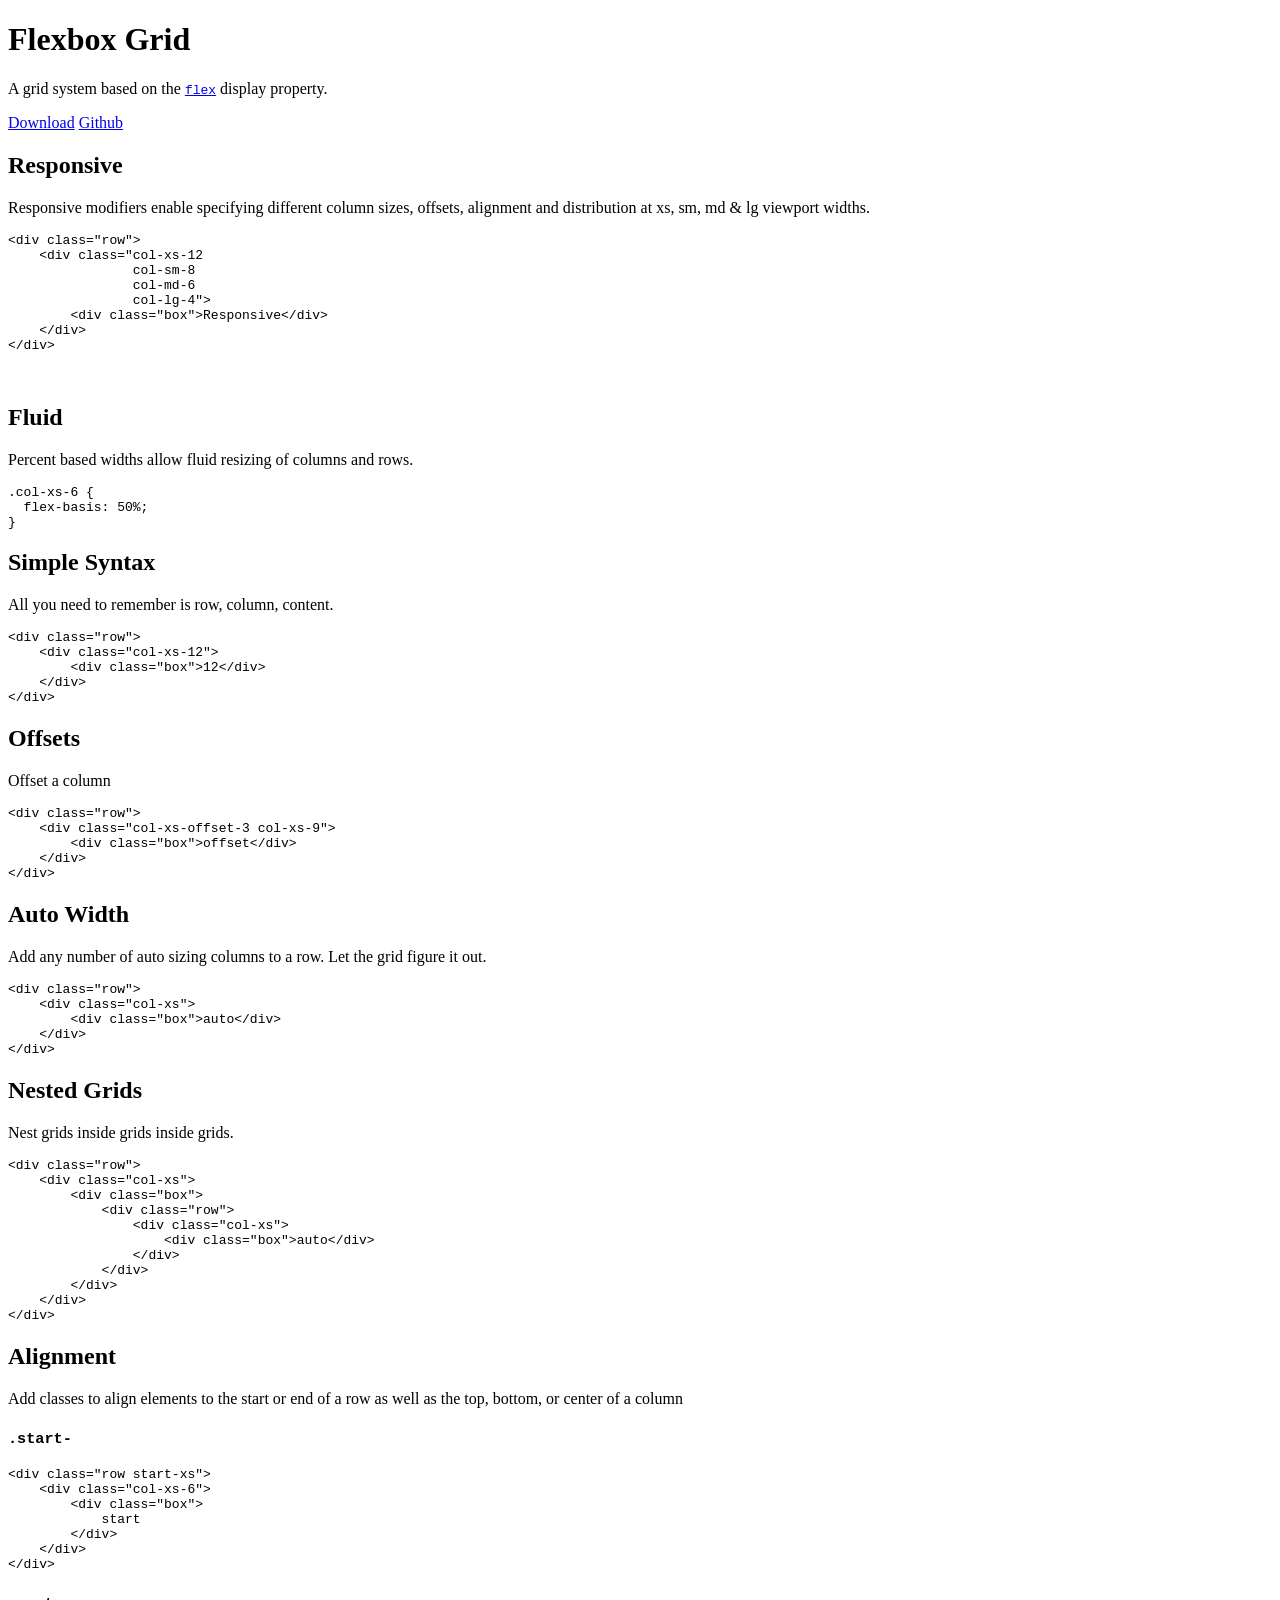
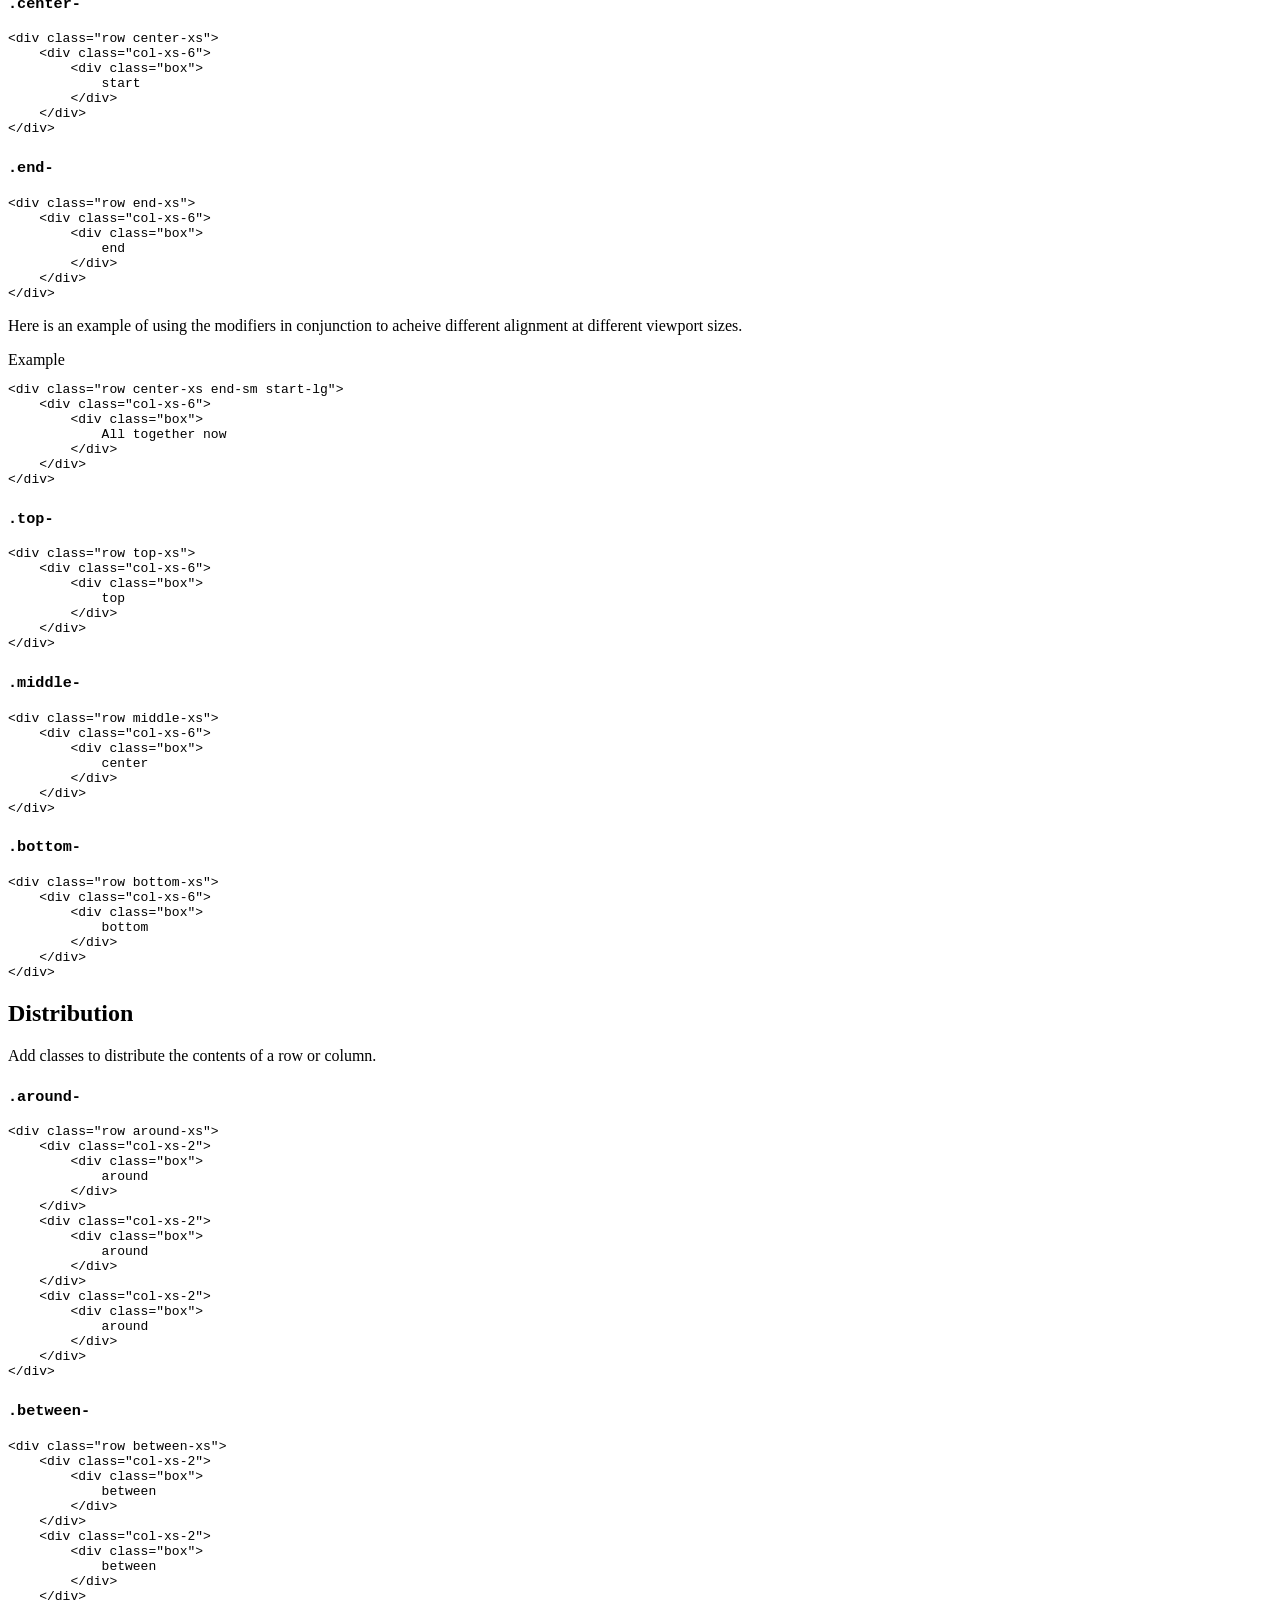
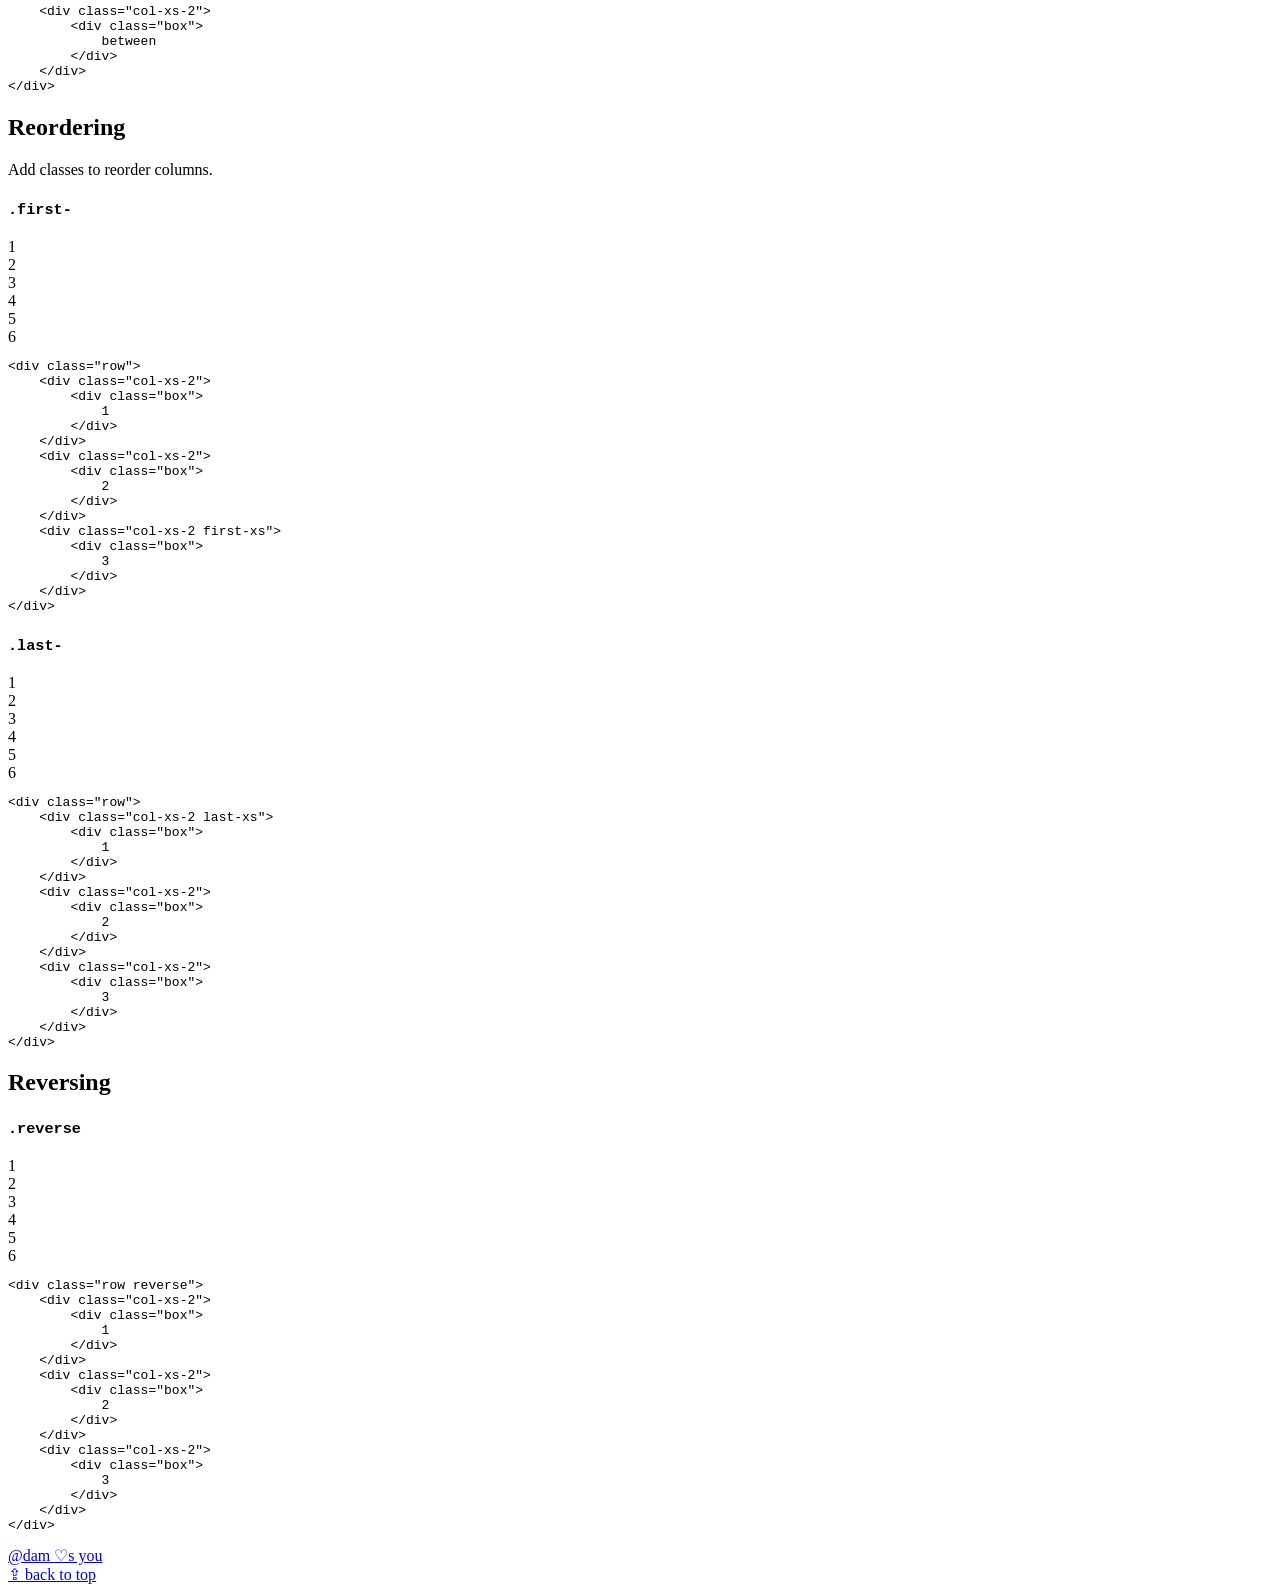
<file: Team A/assets/flexboxgrid-6.3.1/src/index.html>
<!DOCTYPE HTML>

<html>

    <head>
        <meta charset="utf-8" />
        <meta http-equiv="X-UA-Compatible" content="IE=edge">
        <title>Flexbox Grid</title>
        <meta name="viewport" content="width=device-width, initial-scale=1">

        <style>
            <!-- build:include:dist ../css/index.min.css -->
            <!-- /build -->
        </style>
        <script>
          function loadCSS( href, before, media, callback ){
            "use strict";
            var ss = window.document.createElement( "link" );
            var ref = before || window.document.getElementsByTagName( "script" )[ 0 ];
            var sheets = window.document.styleSheets;
            ss.rel = "stylesheet";
            ss.href = href;
            ss.media = "only x";
            ref.parentNode.insertBefore( ss, ref );
            ss.onloadcssdefined = function( cb ){
              var defined;
              for( var i = 0; i < sheets.length; i++ ){
                if( sheets[ i ].href && sheets[ i ].href.indexOf( href ) > -1 ){
                  defined = true;
                }
              }
              if( defined ){
                cb();
              } else {
                setTimeout(function() {
                  ss.onloadcssdefined( cb );
                });
              }
            };
            ss.onloadcssdefined(function() {
              ss.media = media || "all";
            });
            return ss;
          }
          loadCSS( "//kristoferjoseph.com/font/bold.css" );
        </script>
        <noscript><link href="//kristoferjoseph.com/font/bold.css" rel="stylesheet"></noscript>
    </head>

    <body class="layout">

        <div class="page js-page">
            <header class="hero">
                <div class="row center-xs">
                     <h1 class="hero-headline">Flexbox Grid</h1>
                </div>
                <div class="row center-xs">
                    <p class="hero-copy">A grid system based on the <a href="http://caniuse.com/#search=flexbox"><code class="inline-anchor">flex</code></a> display
                        property.</p>
                </div>
                <div class="row center-xs">
                  <a class="button invisible-xs visible-md" href="https://github.com/kristoferjoseph/flexboxgrid/archive/v6.3.1.zip">Download</a>
                  <a class="button" href="https://github.com/kristoferjoseph/flexboxgrid">Github</a>

                </div>
            </header>


            <div class="wrap container-fluid">
                <a name="responsive"></a>
                <section class="page-section">
                     <h2>Responsive</h2>

                    <p>Responsive modifiers enable specifying different column sizes, offsets, alignment and distribution at xs,
                        sm, md &amp; lg viewport widths.</p>
                    <div class="row">
                        <div class="col-xs-12 col-sm-3 col-md-2 col-lg-1">
                            <div class="box-row"></div>
                        </div>
                        <div class="col-xs-6 col-sm-6 col-md-8 col-lg-10">
                            <div class="box-row"></div>
                        </div>
                        <div class="col-xs-6 col-sm-3 col-md-2 col-lg-1">
                            <div class="box-row"></div>
                        </div>
                    </div>
                    <div class="row">
                        <div class="col-xs-12 col-sm-3 col-md-2 col-lg-1">
                            <div class="box-row"></div>
                        </div>
                        <div class="col-xs-12 col-sm-9 col-md-10 col-lg-11">
                            <div class="box-row"></div>
                        </div>
                    </div>
                    <div class="row">
                        <div class="col-xs-10 col-sm-6 col-md-8 col-lg-10">
                            <div class="box-row"></div>
                        </div>
                        <div class="col-xs-2 col-sm-6 col-md-4 col-lg-2">
                            <div class="box-row"></div>
                        </div>
                    </div>
<pre><code>&lt;div class="row">
    &lt;div class="col-xs-12
                col-sm-8
                col-md-6
                col-lg-4">
        &lt;div class="box">Responsive&lt;/div>
    &lt;/div>
&lt;/div></code></pre>
                </section>

                <a name="fluid"></a>
                <section class="page-section">
                     <br>
                     <h2>Fluid</h2>

                    <p>Percent based widths allow fluid resizing of columns and rows.</p>
                    <div class="row">
                        <div class="col-xs-12">
                            <div class="box-row"></div>
                        </div>
                    </div>
                    <div class="row">
                        <div class="col-xs-1">
                            <div class="box-row"></div>
                        </div>
                        <div class="col-xs-11">
                            <div class="box-row"></div>
                        </div>
                    </div>
                    <div class="row">
                        <div class="col-xs-2">
                            <div class="box-row"></div>
                        </div>
                        <div class="col-xs-10">
                            <div class="box-row"></div>
                        </div>
                    </div>
                    <div class="row">
                        <div class="col-xs-3">
                            <div class="box-row"></div>
                        </div>
                        <div class="col-xs-9">
                            <div class="box-row"></div>
                        </div>
                    </div>
                    <div class="row">
                        <div class="col-xs-4">
                            <div class="box-row"></div>
                        </div>
                        <div class="col-xs-8">
                            <div class="box-row"></div>
                        </div>
                    </div>
                    <div class="row">
                        <div class="col-xs-5">
                            <div class="box-row"></div>
                        </div>
                        <div class="col-xs-7">
                            <div class="box-row"></div>
                        </div>
                    </div>
                    <div class="row">
                        <div class="col-xs-6">
                            <div class="box-row"></div>
                        </div>
                        <div class="col-xs-6">
                            <div class="box-row"></div>
                        </div>
                    </div>
<pre><code>.col-xs-6 {
  flex-basis: 50%;
}</code></pre>

                </section>

                <a name="syntax"></a>
                <section class="page-section">
                     <h2>Simple Syntax</h2>

                    <p>All you need to remember is row, column, content.</p>
<pre><code>&lt;div class="row">
    &lt;div class="col-xs-12">
        &lt;div class="box">12&lt;/div>
    &lt;/div>
&lt;/div></code></pre>

                </section>

                <a name="offsets"></a>
                <section class="page-section">
                     <h2>Offsets</h2>

                    <p>Offset a column</p>
                    <div class="row">
                        <div class="col-xs-offset-11 col-xs-1">
                            <div class="box-row"></div>
                        </div>
                    </div>
                    <div class="row">
                        <div class="col-xs-offset-10 col-xs-2">
                            <div class="box-row"></div>
                        </div>
                    </div>
                    <div class="row">
                        <div class="col-xs-offset-9 col-xs-3">
                            <div class="box-row"></div>
                        </div>
                    </div>
                    <div class="row">
                        <div class="col-xs-offset-8 col-xs-4">
                            <div class="box-row"></div>
                        </div>
                    </div>
                    <div class="row">
                        <div class="col-xs-offset-7 col-xs-5">
                            <div class="box-row"></div>
                        </div>
                    </div>
                    <div class="row">
                        <div class="col-xs-offset-6 col-xs-6">
                            <div class="box-row"></div>
                        </div>
                    </div>
                    <div class="row">
                        <div class="col-xs-offset-5 col-xs-7">
                            <div class="box-row"></div>
                        </div>
                    </div>
                    <div class="row">
                        <div class="col-xs-offset-4 col-xs-8">
                            <div class="box-row"></div>
                        </div>
                    </div>
                    <div class="row">
                        <div class="col-xs-offset-3 col-xs-9">
                            <div class="box-row"></div>
                        </div>
                    </div>
                    <div class="row">
                        <div class="col-xs-offset-2 col-xs-10">
                            <div class="box-row"></div>
                        </div>
                    </div>
                    <div class="row">
                        <div class="col-xs-offset-1 col-xs-11">
                            <div class="box-row"></div>
                        </div>
                    </div>
<pre><code>&lt;div class="row">
    &lt;div class="col-xs-offset-3 col-xs-9">
        &lt;div class="box">offset&lt;/div>
    &lt;/div>
&lt;/div></code></pre>

                </section>

                <a name="auto"></a>
                <section class="page-section">
                     <h2>Auto Width</h2>

                    <p>Add any number of auto sizing columns to a row. Let the grid figure it out.</p>
                    <div
                    class="row">
                        <div class="col-xs">
                            <div class="box-row"></div>
                        </div>
                        <div class="col-xs">
                            <div class="box-row"></div>
                        </div>
            </div>
            <div class="row">
                <div class="col-xs">
                    <div class="box-row"></div>
                </div>
                <div class="col-xs">
                    <div class="box-row"></div>
                </div>
                <div class="col-xs">
                    <div class="box-row"></div>
                </div>
            </div>
<pre><code>&lt;div class="row">
    &lt;div class="col-xs">
        &lt;div class="box">auto&lt;/div>
    &lt;/div>
&lt;/div></code></pre>

            </section>

            <a name="nested"></a>
            <section class="page-section">
                 <h2>Nested Grids</h2>

                <p>Nest grids inside grids inside grids.</p>
                <div class="row">
                    <div class="col-xs-7">
                        <div class="box box-container">
                            <div class="row">
                                <div class="col-xs-9">
                                    <div class="box-first box-container">
                                        <div class="row">
                                            <div class="col-xs-4">
                                                <div class="box-nested"></div>
                                            </div>
                                            <div class="col-xs-8">
                                                <div class="box-nested"></div>
                                            </div>
                                        </div>
                                    </div>
                                </div>
                                <div class="col-xs-3">
                                    <div class="box-first box-container">
                                        <div class="row">
                                            <div class="col-xs">
                                                <div class="box-nested"></div>
                                            </div>
                                        </div>
                                    </div>
                                </div>
                            </div>
                        </div>
                    </div>
                    <div class="col-xs-5">
                        <div class="box box-container">
                            <div class="row">
                                <div class="col-xs-12">
                                    <div class="box-first box-container">
                                        <div class="row">
                                            <div class="col-xs-6">
                                                <div class="box-nested"></div>
                                            </div>
                                            <div class="col-xs-6">
                                                <div class="box-nested"></div>
                                            </div>
                                        </div>
                                    </div>
                                </div>
                            </div>
                        </div>
                    </div>
                </div>
<pre><code>&lt;div class="row">
    &lt;div class="col-xs">
        &lt;div class="box">
            &lt;div class="row">
                &lt;div class="col-xs">
                    &lt;div class="box">auto&lt;/div>
                &lt;/div>
            &lt;/div>
        &lt;/div>
    &lt;/div>
&lt;/div></code></pre>

            </section>

            <a name="alignment"></a>
            <section class="page-section">
                 <h2>Alignment</h2>

                <p>Add classes to align elements to the start or end of a row as well as the top,
                    bottom, or center of a column</p>
                    <h3><code>.start-</code></h3>

                <div class="row">
                    <div class="col-xs-12">
                        <div class="box box-container">
                            <div class="row start-xs">
                                <div class="col-xs-6">
                                    <div class="box-nested"></div>
                                </div>
                            </div>
                        </div>
                    </div>
                </div>
<pre><code>&lt;div class="row start-xs">
    &lt;div class="col-xs-6">
        &lt;div class="box">
            start
        &lt;/div>
    &lt;/div>
&lt;/div>
</code></pre>


                <h3><code>.center-</code></h3>

                <div class="row">
                    <div class="col-xs-12">
                        <div class="box box-container">
                            <div class="row center-xs">
                                <div class="col-xs-6">
                                    <div class="box-nested"></div>
                                </div>
                            </div>
                        </div>
                    </div>
                </div>
<pre><code>&lt;div class="row center-xs">
    &lt;div class="col-xs-6">
        &lt;div class="box">
            start
        &lt;/div>
    &lt;/div>
&lt;/div>
</code></pre>

                <h3><code>.end-</code></h3>

                <div class="row">
                    <div class="col-xs-12">
                        <div class="box box-container">
                            <div class="row end-xs">
                                <div class="col-xs-6">
                                    <div class="box-nested"></div>
                                </div>
                            </div>
                        </div>
                    </div>
                </div>
<pre><code>&lt;div class="row end-xs">
    &lt;div class="col-xs-6">
        &lt;div class="box">
            end
        &lt;/div>
    &lt;/div>
&lt;/div>
</code></pre>

                <p>Here is an example of using the modifiers in conjunction to acheive different alignment at different viewport sizes. </p>
                <div class="row">
                    <div class="col-xs-12">
                        <div class="box box-container">
                            <div class="row center-xs end-sm start-lg">
                                <div class="col-xs-6">
                                    <div class="box-nested"></div>
                                </div>
                            </div>
                        </div>
                    </div>
                </div>Example
<pre><code>&lt;div class="row center-xs end-sm start-lg">
    &lt;div class="col-xs-6">
        &lt;div class="box">
            All together now
        &lt;/div>
    &lt;/div>
&lt;/div>
</code></pre>

                <h3><code>.top-</code></h3>

                <div class="row top-xs">
                    <div class="col-xs-6">
                        <div class="box-large"></div>
                    </div>
                    <div class="col-xs-6">
                        <div class="box"></div>
                    </div>
                </div>
<pre><code>&lt;div class="row top-xs">
    &lt;div class="col-xs-6">
        &lt;div class="box">
            top
        &lt;/div>
    &lt;/div>
&lt;/div>
</code></pre>

                <h3><code>.middle-</code></h3>

                <div class="row middle-xs">
                    <div class="col-xs-6">
                        <div class="box-large"></div>
                    </div>
                    <div class="col-xs-6">
                        <div class="box"></div>
                    </div>
                </div>
<pre><code>&lt;div class="row middle-xs">
    &lt;div class="col-xs-6">
        &lt;div class="box">
            center
        &lt;/div>
    &lt;/div>
&lt;/div>
</code></pre>

                <h3><code>.bottom-</code></h3>

                <div class="row bottom-xs">
                    <div class="col-xs-6">
                        <div class="box-large"></div>
                    </div>
                    <div class="col-xs-6">
                        <div class="box"></div>
                    </div>
                </div>
<pre><code>&lt;div class="row bottom-xs">
    &lt;div class="col-xs-6">
        &lt;div class="box">
            bottom
        &lt;/div>
    &lt;/div>
&lt;/div>
</code></pre>

            </section>

            <a name="distribution"></a>
            <section class="page-section">
                 <h2>Distribution</h2>

                <p>Add classes to distribute the contents of a row or column.</p>
                <h3><code>.around-</code></h3>

                <div class="row">
                    <div class="col-xs-12">
                        <div class="box box-container">
                            <div class="row around-xs">
                                <div class="col-xs-2">
                                    <div class="box-nested"></div>
                                </div>
                                <div class="col-xs-2">
                                    <div class="box-nested"></div>
                                </div>
                                <div class="col-xs-2">
                                    <div class="box-nested"></div>
                                </div>
                            </div>
                        </div>
                    </div>
                </div>
<pre><code>&lt;div class="row around-xs">
    &lt;div class="col-xs-2">
        &lt;div class="box">
            around
        &lt;/div>
    &lt;/div>
    &lt;div class="col-xs-2">
        &lt;div class="box">
            around
        &lt;/div>
    &lt;/div>
    &lt;div class="col-xs-2">
        &lt;div class="box">
            around
        &lt;/div>
    &lt;/div>
&lt;/div>
</code></pre>

                <h3><code>.between-</code></h3>

                <div class="row">
                    <div class="col-xs-12">
                        <div class="box box-container">
                            <div class="row between-xs">
                                <div class="col-xs-2">
                                    <div class="box-nested"></div>
                                </div>
                                <div class="col-xs-2">
                                    <div class="box-nested"></div>
                                </div>
                                <div class="col-xs-2">
                                    <div class="box-nested"></div>
                                </div>
                            </div>
                        </div>
                    </div>
                </div>
<pre><code>&lt;div class="row between-xs">
    &lt;div class="col-xs-2">
        &lt;div class="box">
            between
        &lt;/div>
    &lt;/div>
    &lt;div class="col-xs-2">
        &lt;div class="box">
            between
        &lt;/div>
    &lt;/div>
    &lt;div class="col-xs-2">
        &lt;div class="box">
            between
        &lt;/div>
    &lt;/div>
&lt;/div>
</code></pre>

            </section>

            <a name="reordering"></a>
            <section class="page-section">
                 <h2>Reordering</h2>

                <p>Add classes to reorder columns.</p>
                <h3><code>.first-</code></h3>

                <div class="row">
                    <div class="col-xs-12">
                        <div class="box box-container">
                            <div class="row">
                                <div class="col-xs-2">
                                    <div class="box-first">1</div>
                                </div>
                                <div class="col-xs-2">
                                    <div class="box-first">2</div>
                                </div>
                                <div class="col-xs-2">
                                    <div class="box-first">3</div>
                                </div>
                                <div class="col-xs-2">
                                    <div class="box-first">4</div>
                                </div>
                                <div class="col-xs-2">
                                    <div class="box-first">5</div>
                                </div>
                                <div class="col-xs-2 first-xs">
                                    <div class="box-nested">6</div>
                                </div>
                            </div>
                        </div>
                    </div>
                </div>
<pre><code>&lt;div class="row">
    &lt;div class="col-xs-2">
        &lt;div class="box">
            1
        &lt;/div>
    &lt;/div>
    &lt;div class="col-xs-2">
        &lt;div class="box">
            2
        &lt;/div>
    &lt;/div>
    &lt;div class="col-xs-2 first-xs">
        &lt;div class="box">
            3
        &lt;/div>
    &lt;/div>
&lt;/div>
</code></pre>

                <h3><code>.last-</code></h3>

                <div class="row">
                    <div class="col-xs-12">
                        <div class="box box-container">
                            <div class="row">
                                <div class="col-xs-2 last-xs">
                                    <div class="box-nested">1</div>
                                </div>
                                <div class="col-xs-2">
                                    <div class="box-first">2</div>
                                </div>
                                <div class="col-xs-2">
                                    <div class="box-first">3</div>
                                </div>
                                <div class="col-xs-2">
                                    <div class="box-first">4</div>
                                </div>
                                <div class="col-xs-2">
                                    <div class="box-first">5</div>
                                </div>
                                <div class="col-xs-2">
                                    <div class="box-first">6</div>
                                </div>
                            </div>
                        </div>
                    </div>
                </div>
<pre><code>&lt;div class="row">
    &lt;div class="col-xs-2 last-xs">
        &lt;div class="box">
            1
        &lt;/div>
    &lt;/div>
    &lt;div class="col-xs-2">
        &lt;div class="box">
            2
        &lt;/div>
    &lt;/div>
    &lt;div class="col-xs-2">
        &lt;div class="box">
            3
        &lt;/div>
    &lt;/div>
&lt;/div>
</code></pre>

            </section>

            <a name="reversing"></a>
            <section class="page-section">
                 <h2>Reversing</h2>

                 <h3><code>.reverse</code></h3>

                <div class="row">
                    <div class="col-xs-12">
                        <div class="box box-container">
                            <div class="row reverse">
                                <div class="col-xs-2">
                                    <div class="box-nested">1</div>
                                </div>
                                <div class="col-xs-2">
                                    <div class="box-nested">2</div>
                                </div>
                                <div class="col-xs-2">
                                    <div class="box-nested">3</div>
                                </div>
                                <div class="col-xs-2">
                                    <div class="box-nested">4</div>
                                </div>
                                <div class="col-xs-2">
                                    <div class="box-nested">5</div>
                                </div>
                                <div class="col-xs-2">
                                    <div class="box-nested">6</div>
                                </div>
                            </div>
                        </div>
                    </div>
                </div>
<pre><code>&lt;div class="row reverse">
    &lt;div class="col-xs-2">
        &lt;div class="box">
            1
        &lt;/div>
    &lt;/div>
    &lt;div class="col-xs-2">
        &lt;div class="box">
            2
        &lt;/div>
    &lt;/div>
    &lt;div class="col-xs-2">
        &lt;div class="box">
            3
        &lt;/div>
    &lt;/div>
&lt;/div>
</code></pre>

            </section>
            <footer class="page-footer">
                <div class="row">
                    <div class="col-xs start"> <a class="tag" href="http://twitter.com/dam">
                            @dam ♡s you
                    </a>

                    </div>
                    <div class="col-xs end"> <a class="link-top" href="#top">⇪ back to top</a>

                    </div>
                </div>
            </footer>
        </div>
        </div>
        <script>
          (function() {
            document.addEventListener('DOMContentLoaded', function(e) {
              var code = document.createElement('script');
              code.src = 'js/index.js';
              var script = document.getElementsByTagName('script')[0];
              script.parentNode.insertBefore(code, script);
            });
          }());
        </script>
    </body>

</html>
</file>
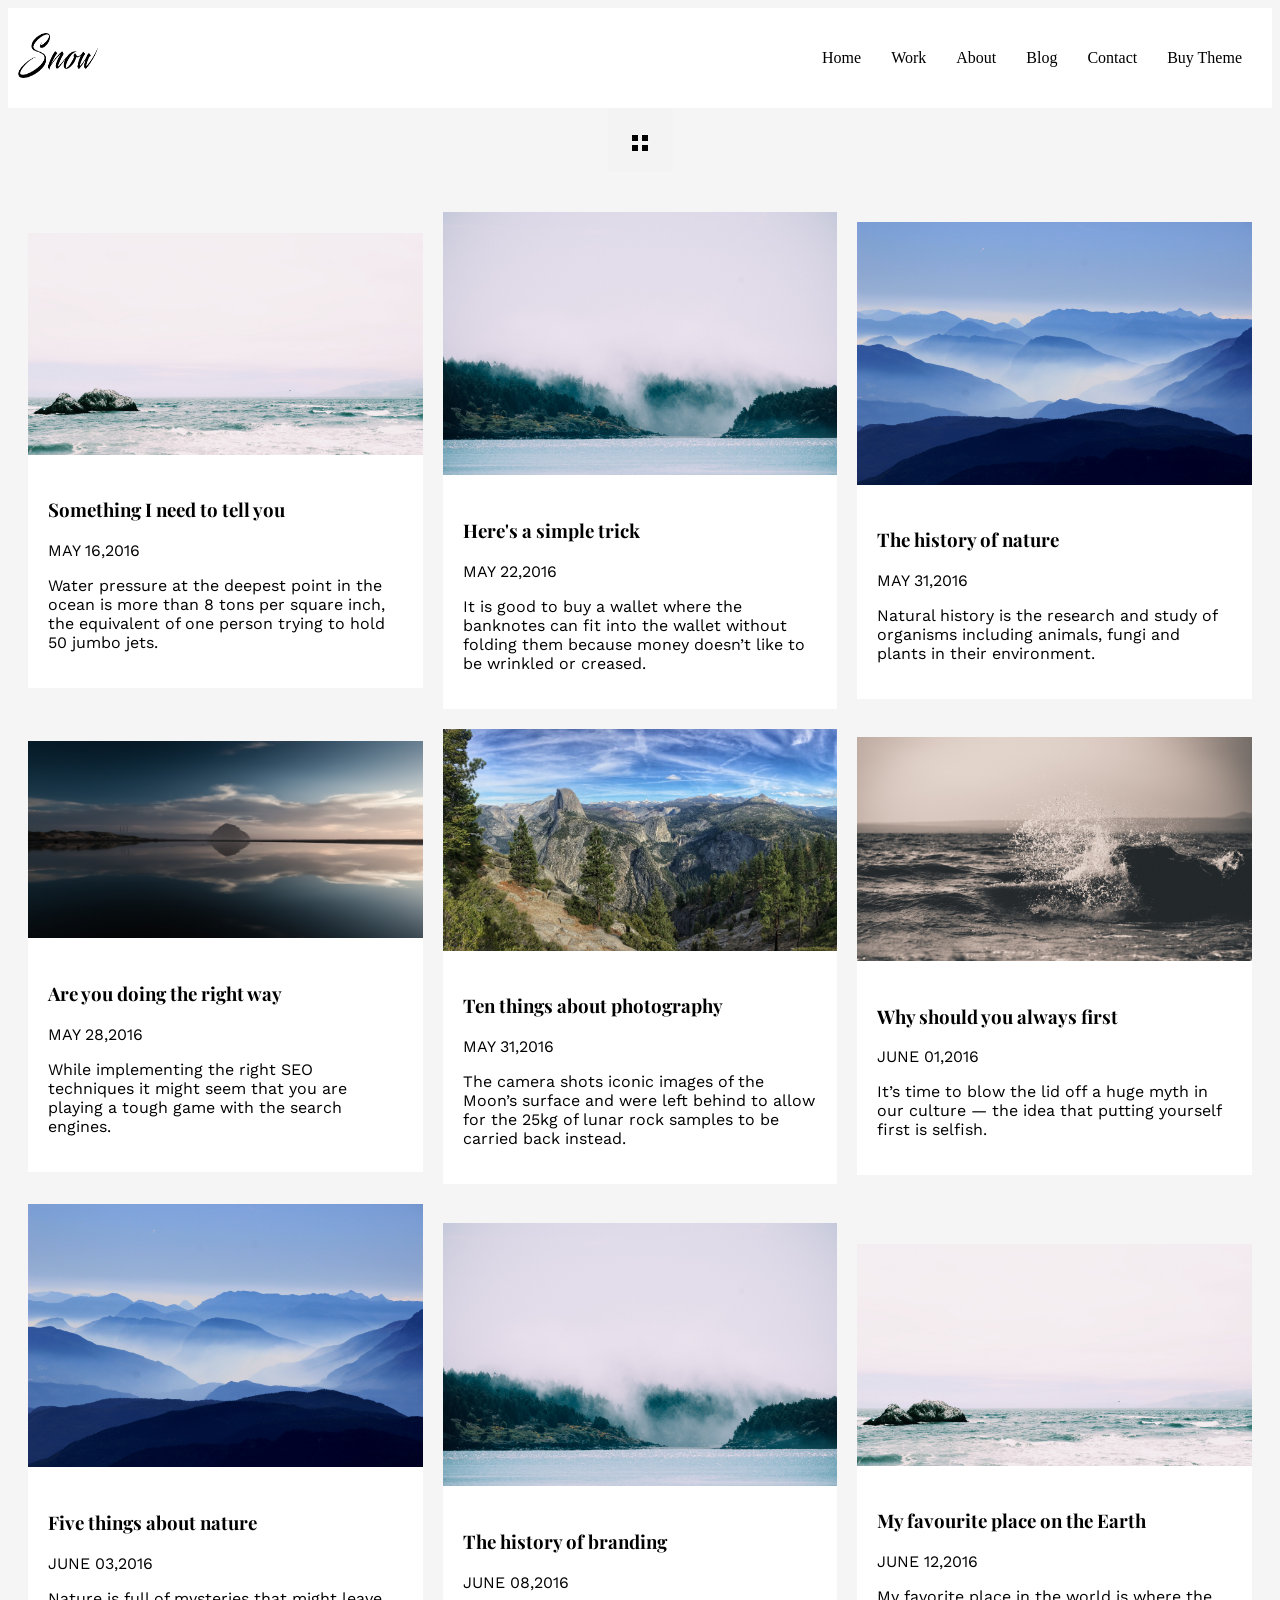
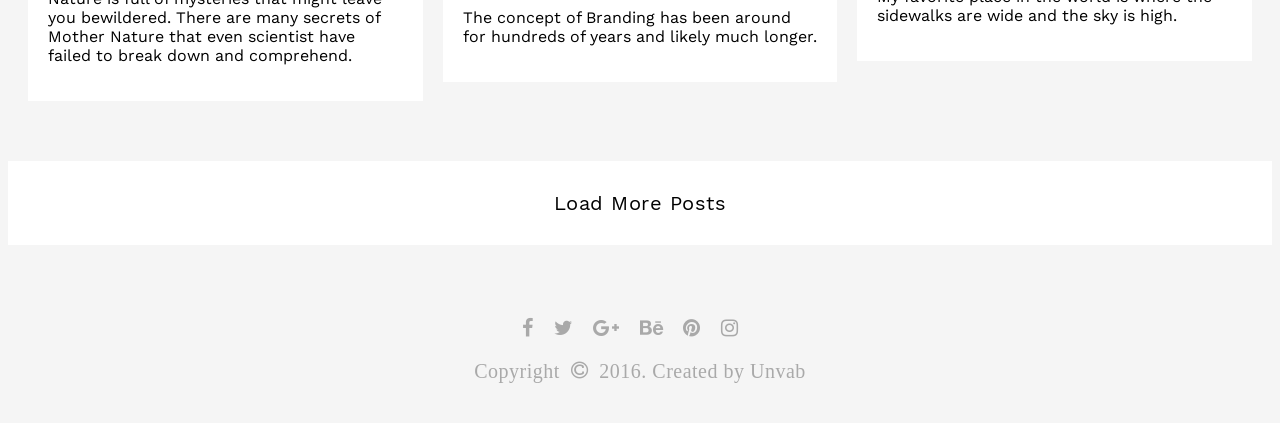
<file: Team A/blog.html>
<!DOCTYPE html>
<html>

    <head>
        <title>Portfolio</title>
        <meta charset="utf-8">
        <meta name="viewport" content="width=device-width, initial-scale=1.0">
        <link rel="stylesheet" href="css/blog.css">
        <link rel="stylesheet" href="css/media.css">
        <link rel="stylesheet" href="css/common.css">
        <link rel="stylesheet" href="assets/icons/pe-icon-7-stroke/css/pe-icon-7-stroke.css">
        <link rel="stylesheet" href="assets/flexboxgrid-6.3.1/css/flexboxgrid.min.css" type="text/css">
        <link href="https://fonts.googleapis.com/css?family=Playfair+Display" rel="stylesheet">
        <link href="https://fonts.googleapis.com/css?family=Work+Sans" rel="stylesheet">
        <link rel="stylesheet" href="assets/icons/font-awesome-4.7.0/css/font-awesome.min.css">
        <style>
            @font-face {
                font-family: playfairRegular;
                src: url(assets/fonts/PlayfairDisplay-Regular.ttf);
            }

            @font-face {
                font-family: playfairBold;
                src: url(assets/fonts/PlayfairDisplay-Bold.ttf);
            }

            @font-face {
                font-family: playfairItalic;
                src: url(assets/fonts/PlayfairDisplay-Italic.ttf);
            }

            @font-face {
                font-family: worksansRegular;
                src: url(assets/fonts/WorkSans-Regular.ttf);
            }

            @font-face {
                font-family: worksansItalic;
                src: url(assets/fonts/WorkSans-Italic.ttf);
            }

            @font-face {
                font-family: worksansBlack;
                src: url(assets/fonts/WorkSans-Black.ttf);
            }

            @font-face {
                font-family: worksansBold;
                src: url(assets/fonts/WorkSans-Bold.ttf);
            }
        </style>
    </head>

    <body>
        <nav class="nav-bar">
            <nav class="wrapper">
                <img src="assets/images/logo.png">
                <input type="checkbox" id="menu-toggle" />
                <label for="menu-toggle" class="label-toggle"></label>
                <ul>
                    <li><a href="index.html">Home</a></li>
                    <li><a href="single-work.html">Work</a></li>
                    <li><a href="index.html#about">About</a></li>
                    <li><a href="blog.html">Blog</a></li>
                    <li><a href="index.html#contact">Contact</li>
                    <li><a href="#">Buy Theme</a></li>
                </ul>
            </nav>
        </nav>
        <div class="blog overflow-hidden">
            <div class="container-fluid">
                <div class="row margin-0">
                    <div class="col-xs-12 padding-0 icon-alignment">
                        <img class="menu-icon" src="assets/images/menu-icon.jpg">
                    </div>
                    <div class="image-section">
                        <div class="image-1 col-sm-4 padding-0">
                            <img src="assets/images/pacific-austin-19276.jpg">
                            <div class="align-text">
                                <h3>Something I need to tell you</h3>
                                <p>MAY 16,2016</p>
                                <p>Water pressure at the deepest point in the ocean is more than 8 tons per square inch, the equivalent
                                    of one person trying to hold 50 jumbo jets.
                                </p>
                            </div>
                        </div>

                        <div class="image-1 col-sm-4 padding-0">
                            <img src="assets/images/paul-jarvis-18909.jpg">
                            <div class="align-text">
                                <h3>Here's a simple trick</h3>
                                <p>MAY 22,2016</p>
                                <p>It is good to buy a wallet where the banknotes can fit into the wallet without folding them because
                                    money doesn’t like to be wrinkled or creased.
                                </p>
                            </div>
                        </div>
                        <div class="image-1 col-sm-4 padding-0">
                            <img src="assets/images/luca-zanon-26595.jpg">
                            <div class="align-text">
                                <h3>The history of nature</h3>
                                <p>MAY 31,2016</p>
                                <p>Natural history is the research and study of organisms including animals, fungi and plants in
                                    their environment.
                                </p>
                            </div>
                        </div>
                    </div>
                </div>

                <div class="row margin-0">
                    <div class="image-section">
                        <div class="image-1 col-sm-4 padding-0">
                            <img src="assets/images/michael-baird-14942.jpg">
                            <div class="align-text">
                                <h3>Are you doing the right way</h3>
                                <p>MAY 28,2016</p>
                                <p>While implementing the right SEO techniques it might seem that you are playing a tough game with
                                    the search engines.
                                </p>
                            </div>
                        </div>
                        <div class="image-1 col-sm-4 padding-0">
                            <img src="assets/images/christoph-bengtsson-lissalde-80291.jpg">
                            <div class="align-text">
                                <h3>Ten things about photography</h3>
                                <p>MAY 31,2016</p>
                                <p>The camera shots iconic images of the Moon’s surface and were left behind to allow for the 25kg
                                    of lunar rock samples to be carried back instead.
                                </p>
                            </div>
                        </div>
                        <div class="image-1 col-sm-4 padding-0">
                            <img src="assets/images/ayaz-lalani-19181.jpg">
                            <div class="align-text">
                                <h3>Why should you always first</h3>
                                <p>JUNE 01,2016</p>
                                <p>It’s time to blow the lid off a huge myth in our culture — the idea that putting yourself first
                                    is selfish.
                                </p>
                            </div>
                        </div>
                    </div>
                </div>
                <div class="row margin-0">
                    <div class="image-section">
                        <div class="image-1 col-sm-4 padding-0">
                            <img src="assets/images/luca-zanon-26595.jpg">
                            <div class="align-text">
                                <h3>Five things about nature</h3>
                                <p>JUNE 03,2016</p>
                                <p>Nature is full of mysteries that might leave you bewildered. There are many secrets of Mother
                                    Nature that even scientist have failed to break down and comprehend.
                                </p>
                            </div>
                        </div>
                        <div class="image-1 col-sm-4 padding-0">
                            <img src="assets/images/paul-jarvis-18909.jpg">
                            <div class="align-text">
                                <h3>The history of branding</h3>
                                <p>JUNE 08,2016</p>
                                <p>The concept of Branding has been around for hundreds of years and likely much longer.</p>
                                <p>
                            </div>
                        </div>
                        <div class="image-1 col-sm-4 padding-0">
                            <img src="assets/images/pacific-austin-19276.jpg">
                            <div class="align-text">
                                <h3>My favourite place on the Earth</h3>
                                <p>JUNE 12,2016</p>
                                <p>My favorite place in the world is where the sidewalks are wide and the sky is high.</p>
                            </div>
                        </div>
                    </div>
                </div>
            </div>
        </div>
        <div class="portfolio-container">
            <p class="load-more-link">Load More Posts</p>
        </div>
        <footer>
            <div>
                <li><i class="fa fa-facebook" aria-hidden="true"></i></li>
                <li><i class="fa fa-twitter" aria-hidden="true"></i></li>
                <li><i class="fa fa-google-plus" aria-hidden="true"></i></li>
                <li><i class="fa fa-behance" aria-hidden="true"></i></li>
                <li><i class="fa fa-pinterest" aria-hidden="true"></i></li>
                <li><i class="fa fa-instagram" aria-hidden="true"></i></li>
            </div>
            <div>Copyright &nbsp;<i class="fa fa-copyright" aria-hidden="true"></i>&nbsp; 2016. Created by Unvab</div>
        </footer>

    </body>

</html>
</file>
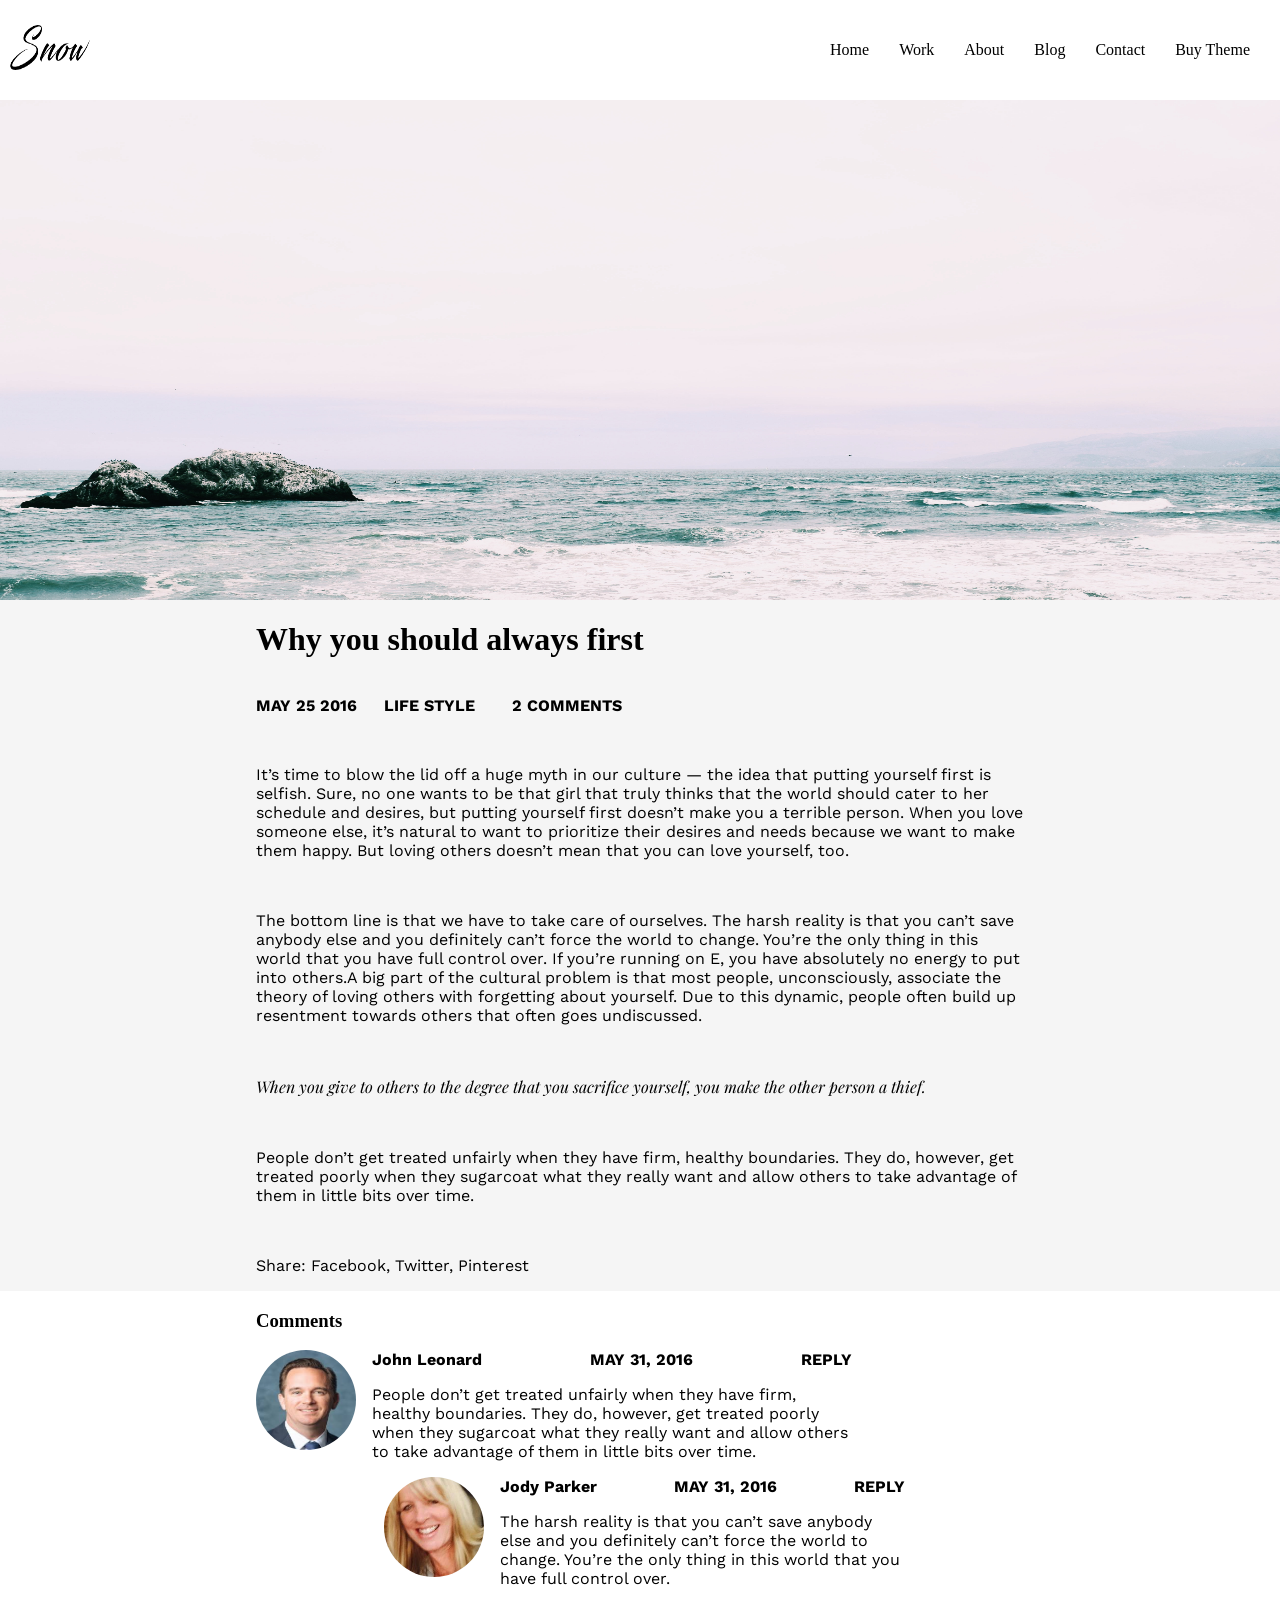
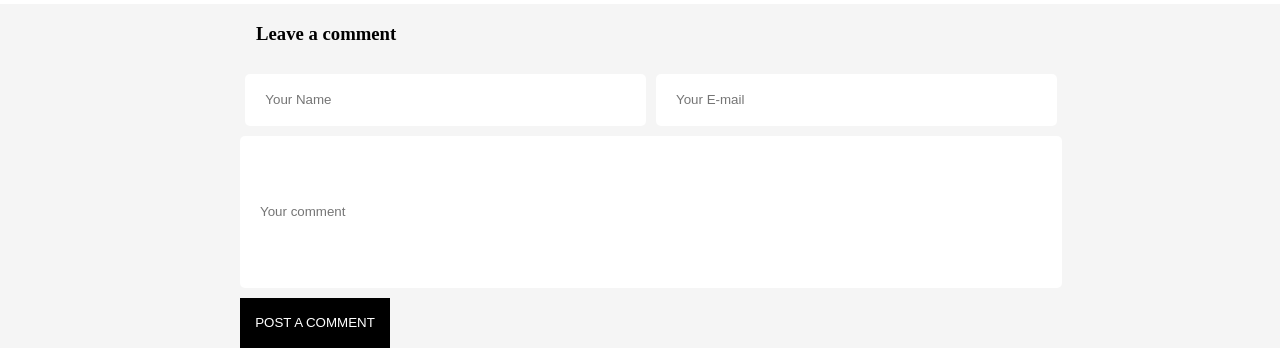
<file: Team A/single-post.html>
<!DOCTYPE html>
<html>

<head>
    <title>Portfolio</title>
    <meta charset="utf-8">
    <meta name="viewport" content="width=device-width, initial-scale=1.0">
    <link rel="stylesheet" href="css/single-post.css">
    <link rel="stylesheet" href="css/media.css">
    <link rel="stylesheet" href="css/common.css">
    <link rel="stylesheet" href="assets/icons/pe-icon-7-stroke/css/pe-icon-7-stroke.css">
    <link rel="stylesheet" href="assets/flexboxgrid-6.3.1/css/flexboxgrid.min.css" type="text/css">
    <link href="https://fonts.googleapis.com/css?family=Playfair+Display" rel="stylesheet">
    <link href="https://fonts.googleapis.com/css?family=Work+Sans" rel="stylesheet">
</head>

<body>
    <nav class="nav-bar">
        <nav class="wrapper">
            <img src="assets/images/logo.png">
            <input type="checkbox" id="menu-toggle" />
            <label for="menu-toggle" class="label-toggle"></label>
            <ul>
                <li><a href="index.html">Home</a></li>
                <li><a href="single-work.html">Work</a></li>
                <li><a href="index.html#about">About</a></li>
                <li><a href="blog.html">Blog</a></li>
                <li><a href="index.html#contact">Contact</li>
                <li><a href="#">Buy Theme</a></li>
            </ul>
        </nav>
    </nav>
    <div class="image-blog">
        <img src="assets/images/pacific-austin-19276.jpg">
    </div>
    <div class="single-post">
        <div class="content-section">
            <div class="container-fluid">
                <div class="heading">
                    <div class="col-xs-12 col-md-8 ">
                        <h1>Why you should always first</h1>
                        <div class="row  margin-0 sub-heading">
                            <p class="col-md-2 padding-0">MAY 25 2016</p>
                            <p class="col-md-2 padding-0">LIFE STYLE</p>
                            <p class="col-md-3 padding-0">2 COMMENTS</p>
                        </div>
                        <br>
                        <div class="content">
                            <p>It’s time to blow the lid off a huge myth in our culture — the idea that putting yourself first
                                is selfish. Sure, no one wants to be that girl that truly thinks that the world should cater
                                to her schedule and desires, but putting yourself first doesn’t make you a terrible person.
                                When you love someone else, it’s natural to want to prioritize their desires and needs because
                                we want to make them happy. But loving others doesn’t mean that you can love yourself, too.</p>
                            <br>
                            <p>The bottom line is that we have to take care of ourselves. The harsh reality is that you can’t
                                save anybody else and you definitely can’t force the world to change. You’re the only thing
                                in this world that you have full control over. If you’re running on E, you have absolutely
                                no energy to put into others.A big part of the cultural problem is that most people, unconsciously,
                                associate the theory of loving others with forgetting about yourself. Due to this dynamic,
                                people often build up resentment towards others that often goes undiscussed.</p>
                            <br>
                            <p class="special-text"><i>When you give to others to the degree that you sacrifice yourself, you make the other person
                                a thief.
                            </i></p>
                            <br>
                            <p>People don’t get treated unfairly when they have firm, healthy boundaries. They do, however,
                                get treated poorly when they sugarcoat what they really want and allow others to take advantage
                                of them in little bits over time.</p>
                            <br>
                            <p>Share: Facebook, Twitter, Pinterest</p>
                        </div>
                    </div>
                </div>
            </div>
        </div>
        <div class="comments">
            <div class="container-fluid">
                <div class="comments-section">
                    <div class="col-xs-12 col-md-8">
                        <h3>Comments</h3>
                        <div class="row margin-0">
                            <img class="comment-image" src="assets/images/john_leonardo.jpg">
                            <div class="row col-xs-10 col-sm-8 col-md-8 comment-1 margin-0">
                                <div class="john-leonard">John Leonard</div>
                                <div class="date">MAY 31, 2016</div>
                                <div class="reply">REPLY</div>
                                <p>People don’t get treated unfairly when they have firm, healthy boundaries. They do, however,
                                    get treated poorly when they sugarcoat what they really want and allow others to take
                                    advantage of them in little bits over time.</p>
                            </div>
                        </div>
                        <div class="row col-xs-offset-1 col-sm-offset-1 col-md-offset-2">
                            <img class="comment-image" src="assets/images/jody_parker.jpg">
                            <div class="row col-xs-10 col-sm-8 col-md-8 comment-1 margin-0">
                                <div class="john-leonard">Jody Parker</div>
                                <div class="date">MAY 31, 2016</div>
                                <div class="reply">REPLY</div>
                                <p>The harsh reality is that you can’t save anybody else and you definitely can’t force the
                                    world to change. You’re the only thing in this world that you have full control over.
                                </p>
                            </div>
                        </div>
                    </div>
                </div>
            </div>
        </div>
        <div class="leave-a-comment">
            <div class="comment-section">
                <div class="container-fluid">
                    <div class="post">
                        <div class="col-xs-12 col-md-8">
                            <h3>Leave a comment</h3>
                        </div>
                    </div>
                    <div class="row details">
                        <div class="col-xs-12 col-sm-6 col-md-4">
                            <input type="text" class="input-field" placeholder="Your Name">
                        </div>
                        <div class="col-xs-12 col-sm-6 col-md-4">
                            <input type="text" class="input-field" placeholder="Your E-mail">
                        </div>
                    </div>
                    <div class="description">
                        <div class="col-xs-12 col-md-8 padding-0">
                            <input type="text" class="comment-field" placeholder="Your comment">
                        </div>
                    </div>
                    <div class="post-a-comment">
                        <div class="col-xs-12 col-md-8 padding-0">
                            <button type="button" class="button-style">POST A COMMENT</button>
                        </div>
                    </div>
                </div>
            </div>
        </div>
    </div>

</body>

</html>
</file>
<file: Team A/css/index.css>
.index-container{    
    padding: 0 10px !important;
}
/* magazine container */
.index-container .magazine-container{
    display: flex;
    flex-flow: column nowrap;
    align-items: center;
    color: white;    
    font-family: 'Nunito Sans', sans-serif;    
    height: 690px;  
    width: 100%;  
    background: linear-gradient(rgba(0,0,0,.5), rgba(0,0,0,.5)), url('../assets/images/background-image1.jpg') no-repeat center center / cover;
}
.index-container .magazine-container .magazine-alignment{
    height: 690px;
    display: flex;
    flex-direction: column;
    justify-content: center;
    margin-top: 100px;
}
.index-container .magazine-container .header{
    text-transform: uppercase;
    font-size: 0.625em;
    font-family: 'worksansBlack';
    letter-spacing: 0.2em;
    display: flex;
    justify-content: center;
}
.index-container .magazine-container .sub-header{
    font-size: 1.275em;
    font-style: italic;
    font-family: 'playfairItalic';
    display: flex;
    justify-content: center;
    letter-spacing: 0.1em;
}
.index-container .magazine-container .main-header{
    font-size: 1.775em;
    font-family: 'playfairBold';
    letter-spacing: 0.1em;
    margin-top: 10px !important;
}
.index-container .magazine-container .mouse-alignment{
    font-size: 3em;
    opacity: 0.4;
    position: relative;
    bottom: 15px;
}
.index-container .magazine-container .mouse-alignment:hover{
    opacity: 0.2;
}

/* common section for about and projects*/
.index-container .center-aligned{
    display: flex;
    justify-content: center;
}
.index-container .common-container{
    display: flex;
    margin: 50px 0px;
    justify-content: center;
}
.index-container .common-container .sub-header-alignment{
    margin-top: 25px;
    margin-bottom: 25px;
    display: flex;
    justify-content: center;
}
.index-container .common-container .header-content{
    font-family: 'playfairBold';
    font-size: 1.875em;
}
.index-container .common-container .sub-header-text{
    text-align: center;
    font-family: 'playfairRegular';
    font-size: 1.275em;
}

/* Feedback section */
.index-container .feedback-container{
    background-image: url('../assets/images/bg-pattern.jpg');
    padding: 70px 30px;
    color: #FFFFFF;
    display: flex;
    justify-content: space-around;
    margin-bottom: 50px !important;
}
.index-container .feedback-container .feedback-icon{
    display: flex;
    align-items: center;
    font-size: 2em;
    margin-right: 10px;
}
.index-container .feedback-container .feedback-votes{
    width: 72%;
}
.index-container .feedback-container .votes{
    font-size: 1.5em;
}
.index-container .feedback-container .header{
    text-transform: uppercase;
    font-family: 'worksansBold';
    font-size: 0.7em;
}

/* message section */

.index-container .message-container{
    background-image: url('../assets/images/bg-pattern.jpg');
    padding: 70px 30px;
    color: #FFFFFF;
}
.index-container .message-container .message-content{
    width: 100%;
    text-align: center;
}
.index-container .message-container .message-by{
    margin-top: 40px;
}
.index-container .message-container .message{
    font-family: 'playfairItalic';
    font-size: 1em;
    letter-spacing: 0.1em;
}
.index-container .message-container .message-by{
    font-family: 'playfairBold';
    font-size: 0.7em;
    text-transform: uppercase;
    font-weight: bold;
    letter-spacing: 0.1em;
}

/* Carousel section */
.index-container  .carousel-cell{
    display: flex;
    align-items: center;
    background: none;
    height: auto;
    justify-content: center;
}
.index-container .carousel-cell:before{
    content: initial !important;
}
.index-container .message-container .flickity-viewport{
    overflow-y: scroll;
    display: flex;
}
.index-container .flickity-prev-next-button{
    display: none;
}
.index-container .message-container .flickity-page-dots{
    position: relative;
    top: 10px;
}
.index-container .message-container li{
    filter: brightness(10);
}
::-webkit-scrollbar {
    display: none;
}


/* Logo section */
.index-container .blog-container{
    margin-bottom: 0px!important;
}
.index-container .logo-container .logo-image{
    width: 100%;
}

/* Projects container */
.index-container .project-container .image-container:hover{
    cursor: pointer;
}
.image-container:hover .img-text{
    opacity: 1;
    color: #35383D;
}
.image-container:hover .portfolio-image{
    opacity: 0.1;
}

/* Blog section */
.index-container .blog-container .blogs{
    width: 100%;
    height: auto !important;
}
.index-container .blog-container .blog-info{
    background: #FFFFFF;
    padding-bottom: 10px;
    border-radius: 15px;
}
.index-container .blog-container .blog-image{
    width: 100%;
    height: auto;
}
.index-container .blog-container .blog-text{
    padding: 0 15px;
}
.index-container .blog-container .blog-info{
    cursor: pointer;
}

/* Contact us container */
.index-container .contact-container .header{
    margin:30px 0px;
}
.index-container .contact-container .sub-header{
    margin:30px 0px;
    font-family: 'playfairRegular';
    font-size: 1em;
}
.index-container .contact-container .contact{
    margin-top: 10px;
    margin-bottom: 10px;
}
.index-container .contact-container .contact-info{
    font-family: 'worksansRegular';
    font-size: 0.8em;
}
.index-container .contact-container .contact-header{
    font-family: 'playfairBold';
    font-size: 1em;
}
.index-container .contact-container .title{
    margin: 15px 0px 25px;
}
.index-container .contact-container .input-field{
    background-color: white;
    padding-left: 20px;
    border: none;
    border-radius: 5px;
    margin: 10px 0px;
    height: 50px;
    width: 100%;
    outline: none;
}
.index-container .contact-container .email-alignment{
    padding-right: 0px;
}
.index-container .contact-container .description{
    margin-bottom: 25px;
}
.index-container .contact-container .comment-field{
    background-color: white;
    padding-left: 20px;
    border: none;
    border-radius: 5px;
    height: 150px;
    width: 100%;
    outline: none;
}
.index-container .contact-container .button-style{
    background-color: #35383D;
    height: 60px;
    width: 185px;
    color: white;
    margin-top: 10px;
    border: none;
    text-transform: uppercase;
    cursor: pointer;
    outline: none;
}
/* Footer section */
html{
    position: relative;
    min-height: 100%;
}
.footer-container{
    height: auto;
    background-color: #35383D;
    width: 100%;
    color: #FFFFFF;
}
.footer-container .row{
    width: 100%;
}
.footer-container .footer-alignment{
    padding: 75px 0;
}
.footer-container .header{
    font-family: 'playfairBold';
    font-size: 1.2em;
}
.footer-container .sub-header{
    font-family: 'playfairRegular';
    font-size: 1em;
    margin-top: 30px;
}
.footer-container .footer-icons{
    display: flex;
    margin-top: 30px;
}
.footer-container li{
    list-style-type: none;
    margin-right: 10px;
}
.footer-container .tweet{
    display: flex;
    flex-direction: row;
    margin-bottom: 20px;
}
.footer-container .tweet li{
    margin-right: 20px;
}
.footer-container .creator{
    display: flex;
    justify-content: center;
}
.footer-container sub{
    top: 6px;
}
.footer-container .instagram-images{
    width: 100%;
    margin-top: 30px;
}

/* Navbar code */
.nav-bar{
    background-color: initial !important;
    padding: 10px 0px !important;
}
.nav-bar a{
    color: #FFFFFF !important;
}
.nav-bar ul{
    z-index: 1;
}
</file>
<file: Team A/css/media.css>
/* single-post-page mobile-device */
@media (max-width: 767px){
    .image-blog{
        display: flex;
        height: auto;
        width: 100%;
    }
    .single-post .details{
        display: flex;
        align-items: center;
    }
    .single-post .input-field{
        background-color: white;
        padding-left: 20px;
        border: none;
        border-radius: 5px;
        margin: 10px 10px 10px 0px;
        height: 50px;
    }
    .single-post .comment-field{
        background-color: white;
        padding-left: 20px;
        border: none;
        border-radius: 5px;
        height: 150px;
        width: 100%;
    }
}

@media (min-width: 768px) and (max-width: 991px){
    .image-blog{
        display: flex;
        height: auto;
        width: 100%;
    }
}
/* blog-page mobile-device */
@media (max-width: 767px){
    .blog .image-section{
        display: flex;
        flex-direction: column;
    }
}

/* Index page mobile view */
@media (max-width: 767px){
    .index-container .magazine-container, .magazine-alignment{
        height: 500px;
    }
    .index-container .magazine-container .header{
        font-size: 0.5em;
    }
    .index-container .magazine-container .sub-header{
        font-size: 0.75em;
    }
    .index-container .magazine-container .main-header{
        font-size: 0.8em;
    }
    .index-container .feedback-container{
        padding: 30px 15px;
    }
    .index-container .about-container .header-content{
        font-size: 1em;
    }
    .index-container .about-container .sub-header-text{
        font-size: 0.75em;
    }
    .margin-top-25{
        margin-top: 25px;
    }
    .index-container .common-container .header-content {
        font-size: 1.75em;
    }
    .index-container .feedback-container .feedback-icon{
        font-size: 1.5em;
    }
    .index-container .message-container{
        padding: 38px 0px;
    }
    .footer-container .about{
        margin-bottom: 20px;
        text-align: center;
    }
    .footer-container .footer-icons, .tweet{
        justify-content: center;
    }
    .footer-container .latest-tweets, .instagram{
        text-align: center;
    }
    .footer-container .header{
        font-size: 2em;
    }
    .blog-container .display-none{
        display: none;
    }
    .footer-container .instagram-images{
        width: 300px;
    }
}

/* Index page tab view */
@media (min-width: 768px) and (max-width: 991px){
    .index-container .feedback-style{
        justify-content: space-around;
    }
    .index-container .feedback-sub-header{
        font-size: 0.5em;
    }
    .portfolio-image{ 
        height: 250px; 
        width: 100%; 
    }
}

/* Index page smaller and tab view */
@media (max-width: 991px){
    .index-container .contact-container .input-field{
        width: 80% !important;
    }
    .index-container .contact-container .comment-field{
        width: 81% !important;
    }
    .index-container .contact-container .email-alignment{
        padding: 0px !important;
    }
    .index-container .contact-container .details{
        text-align: center;
    }
    .index-container .contact-container .header-content{
        display: flex;
        justify-content: center;
    }
    .index-container .contact-container .center-align{
        margin-bottom: 20px;
        align-items: center;
        flex-direction: column;
        display: flex;
    }
}
/* portfolio-page small-and-medium-device */
@media (max-width: 767px){
    .portfolio-container .portfolio-image{ 
        padding-top:20px; 
        width: 300px;
    } 
}
/* single-work-page small-and-medium-device */
@media (max-width: 767px){
    .single-work-container .carousel{
        height: 300px;
    }
    .single-work-container video {
        height: 300px;
    }
    .menu-icon {
        display: none;
    }
}
@media (min-width: 768px) and (max-width: 991px){
    .single-work-container .carousel{
        height: 400px;
    }
    .single-work-container video {
        height: 400px;
    }
}
@media (max-width: 767px){
    ul {
        background-color: white;
        display: block !important;
        height: 0;
        list-style-type: none;
        opacity: 0;
        text-align: center;
        transition: all 0.5s ease;
        width: 100%;
        visibility: hidden;
        margin-top:50px;
    }
    .index-container li{
        padding: 8px 0px !important;
    }  
    li {
        font-size: 1.5em;
        padding: 15px 0;
    }
    #menu-toggle:checked ~ ul {
        opacity: 1;
        height: 350px;
        visibility: visible;
    }
    .index-container #menu-toggle:checked ~ ul {
        background-color: #35383D;
    }
    .label-toggle {
        margin-right: 25px;
        background: linear-gradient(rgba(0,0,0,.0), rgba(0,0,0,.0)), url('../assets/images/menu.svg') no-repeat center center / cover;
        cursor: pointer;
        display: block;
        height: 35px;
        width: 35px;
        order:1;
    }
    nav .wrapper{
        display:block ;
    }
    nav img{
        height: 30px !important;
        width: 60px !important;
    }
    .nav-bar {
        padding: 25px 0px 0px !important;
    }
}
</file>
<file: Team A/css/common.css>
.container-fluid{
    max-width: 1200px !important;
    padding-left: 40px !important;
    padding-right: 40px !important;    
}
.overflow-hidden{
    overflow: hidden;
}
.margin-0{    
    margin:0px !important;
}
.padding-0{
    padding: 0px !important;
}
.bg-color-whitesmoke{
    background-color: whitesmoke;
}
.section{ 
    padding-top: 40px !important;     
    padding-bottom: 40px !important; 
} 
footer{
    display: flex !important;
    flex-direction: column;
    height: 150px;
    background-color: whitesmoke;
    align-items: center;
    justify-content: center;
}
footer div{
    display: flex;
    flex-direction: row;
    margin-top: 20px;
    color: darkgrey;
    letter-spacing: 0.5px !important;
    font-size: 1.25em !important;
}
footer li{
    list-style-type: none;
    margin-right: 20px;
    background: whitesmoke;
}
.portfolio-image{ 
    height: 300px; 
    width: 100%; 
}
.image-container{
    position: relative;
    display: flex;
    color: white;
    justify-content: center;
    align-items: center;
}
.image-container:hover .person{
    font-family: 'playfairBold';
}
.image-container:hover .profession{
    font-family: 'playfairRegular';
    display: flex;
    justify-content: center;
    text-transform: uppercase;
    font-size: 0.7em;
}
.img-text{
    position: absolute;
    opacity: 0;
}
nav ul{
    display: flex;
    justify-content: flex-end;
    list-style-type: none;
    width: 100%;
} 
nav img{
    height: 45px;
    width: 80px;
    margin-left: 10px;
    display: inline-block;
}
nav li{
    margin-right: 30px;
}
nav a{
    text-decoration: none;
    color:black;
}
nav .wrapper {
    display: flex;
    width: 100%;
}
nav label{
    margin-left: auto;
}
#menu-toggle {display: none;}
.lable-toggle {
    display:none;
}
.nav-bar {
    background-color: white;
    display: flex;
    min-width: 100%;
    padding: 25px 0px 25px 0px;
  }
.load-more-link{ 
    display: flex; 
    justify-content: center; 
    background-color: white;
    letter-spacing: 0.5px;
    font-size: 1.25em;
    padding: 30px 0px;
    font-family: 'worksansRegular';
}
.icon-alignment{
    margin-bottom: 30px;
    display: flex;
    justify-content: center;
}
.menu-icon{
    width: auto !important;
}
</file>
<file: Team A/assets/icons/pe-icon-7-stroke/css/pe-icon-7-stroke.css>
@font-face {
	font-family: 'Pe-icon-7-stroke';
	src:url('../fonts/Pe-icon-7-stroke.eot?d7yf1v');
	src:url('../fonts/Pe-icon-7-stroke.eot?#iefixd7yf1v') format('embedded-opentype'),
		url('../fonts/Pe-icon-7-stroke.woff?d7yf1v') format('woff'),
		url('../fonts/Pe-icon-7-stroke.ttf?d7yf1v') format('truetype'),
		url('../fonts/Pe-icon-7-stroke.svg?d7yf1v#Pe-icon-7-stroke') format('svg');
	font-weight: normal;
	font-style: normal;
}

[class^="pe-7s-"], [class*=" pe-7s-"] {
	display: inline-block;
	font-family: 'Pe-icon-7-stroke';
	speak: none;
	font-style: normal;
	font-weight: normal;
	font-variant: normal;
	text-transform: none;
	line-height: 1;

	/* Better Font Rendering =========== */
	-webkit-font-smoothing: antialiased;
	-moz-osx-font-smoothing: grayscale;
}

.pe-7s-album:before {
	content: "\e6aa";
}
.pe-7s-arc:before {
	content: "\e6ab";
}
.pe-7s-back-2:before {
	content: "\e6ac";
}
.pe-7s-bandaid:before {
	content: "\e6ad";
}
.pe-7s-car:before {
	content: "\e6ae";
}
.pe-7s-diamond:before {
	content: "\e6af";
}
.pe-7s-door-lock:before {
	content: "\e6b0";
}
.pe-7s-eyedropper:before {
	content: "\e6b1";
}
.pe-7s-female:before {
	content: "\e6b2";
}
.pe-7s-gym:before {
	content: "\e6b3";
}
.pe-7s-hammer:before {
	content: "\e6b4";
}
.pe-7s-headphones:before {
	content: "\e6b5";
}
.pe-7s-helm:before {
	content: "\e6b6";
}
.pe-7s-hourglass:before {
	content: "\e6b7";
}
.pe-7s-leaf:before {
	content: "\e6b8";
}
.pe-7s-magic-wand:before {
	content: "\e6b9";
}
.pe-7s-male:before {
	content: "\e6ba";
}
.pe-7s-map-2:before {
	content: "\e6bb";
}
.pe-7s-next-2:before {
	content: "\e6bc";
}
.pe-7s-paint-bucket:before {
	content: "\e6bd";
}
.pe-7s-pendrive:before {
	content: "\e6be";
}
.pe-7s-photo:before {
	content: "\e6bf";
}
.pe-7s-piggy:before {
	content: "\e6c0";
}
.pe-7s-plugin:before {
	content: "\e6c1";
}
.pe-7s-refresh-2:before {
	content: "\e6c2";
}
.pe-7s-rocket:before {
	content: "\e6c3";
}
.pe-7s-settings:before {
	content: "\e6c4";
}
.pe-7s-shield:before {
	content: "\e6c5";
}
.pe-7s-smile:before {
	content: "\e6c6";
}
.pe-7s-usb:before {
	content: "\e6c7";
}
.pe-7s-vector:before {
	content: "\e6c8";
}
.pe-7s-wine:before {
	content: "\e6c9";
}
.pe-7s-cloud-upload:before {
	content: "\e68a";
}
.pe-7s-cash:before {
	content: "\e68c";
}
.pe-7s-close:before {
	content: "\e680";
}
.pe-7s-bluetooth:before {
	content: "\e68d";
}
.pe-7s-cloud-download:before {
	content: "\e68b";
}
.pe-7s-way:before {
	content: "\e68e";
}
.pe-7s-close-circle:before {
	content: "\e681";
}
.pe-7s-id:before {
	content: "\e68f";
}
.pe-7s-angle-up:before {
	content: "\e682";
}
.pe-7s-wristwatch:before {
	content: "\e690";
}
.pe-7s-angle-up-circle:before {
	content: "\e683";
}
.pe-7s-world:before {
	content: "\e691";
}
.pe-7s-angle-right:before {
	content: "\e684";
}
.pe-7s-volume:before {
	content: "\e692";
}
.pe-7s-angle-right-circle:before {
	content: "\e685";
}
.pe-7s-users:before {
	content: "\e693";
}
.pe-7s-angle-left:before {
	content: "\e686";
}
.pe-7s-user-female:before {
	content: "\e694";
}
.pe-7s-angle-left-circle:before {
	content: "\e687";
}
.pe-7s-up-arrow:before {
	content: "\e695";
}
.pe-7s-angle-down:before {
	content: "\e688";
}
.pe-7s-switch:before {
	content: "\e696";
}
.pe-7s-angle-down-circle:before {
	content: "\e689";
}
.pe-7s-scissors:before {
	content: "\e697";
}
.pe-7s-wallet:before {
	content: "\e600";
}
.pe-7s-safe:before {
	content: "\e698";
}
.pe-7s-volume2:before {
	content: "\e601";
}
.pe-7s-volume1:before {
	content: "\e602";
}
.pe-7s-voicemail:before {
	content: "\e603";
}
.pe-7s-video:before {
	content: "\e604";
}
.pe-7s-user:before {
	content: "\e605";
}
.pe-7s-upload:before {
	content: "\e606";
}
.pe-7s-unlock:before {
	content: "\e607";
}
.pe-7s-umbrella:before {
	content: "\e608";
}
.pe-7s-trash:before {
	content: "\e609";
}
.pe-7s-tools:before {
	content: "\e60a";
}
.pe-7s-timer:before {
	content: "\e60b";
}
.pe-7s-ticket:before {
	content: "\e60c";
}
.pe-7s-target:before {
	content: "\e60d";
}
.pe-7s-sun:before {
	content: "\e60e";
}
.pe-7s-study:before {
	content: "\e60f";
}
.pe-7s-stopwatch:before {
	content: "\e610";
}
.pe-7s-star:before {
	content: "\e611";
}
.pe-7s-speaker:before {
	content: "\e612";
}
.pe-7s-signal:before {
	content: "\e613";
}
.pe-7s-shuffle:before {
	content: "\e614";
}
.pe-7s-shopbag:before {
	content: "\e615";
}
.pe-7s-share:before {
	content: "\e616";
}
.pe-7s-server:before {
	content: "\e617";
}
.pe-7s-search:before {
	content: "\e618";
}
.pe-7s-film:before {
	content: "\e6a5";
}
.pe-7s-science:before {
	content: "\e619";
}
.pe-7s-disk:before {
	content: "\e6a6";
}
.pe-7s-ribbon:before {
	content: "\e61a";
}
.pe-7s-repeat:before {
	content: "\e61b";
}
.pe-7s-refresh:before {
	content: "\e61c";
}
.pe-7s-add-user:before {
	content: "\e6a9";
}
.pe-7s-refresh-cloud:before {
	content: "\e61d";
}
.pe-7s-paperclip:before {
	content: "\e69c";
}
.pe-7s-radio:before {
	content: "\e61e";
}
.pe-7s-note2:before {
	content: "\e69d";
}
.pe-7s-print:before {
	content: "\e61f";
}
.pe-7s-network:before {
	content: "\e69e";
}
.pe-7s-prev:before {
	content: "\e620";
}
.pe-7s-mute:before {
	content: "\e69f";
}
.pe-7s-power:before {
	content: "\e621";
}
.pe-7s-medal:before {
	content: "\e6a0";
}
.pe-7s-portfolio:before {
	content: "\e622";
}
.pe-7s-like2:before {
	content: "\e6a1";
}
.pe-7s-plus:before {
	content: "\e623";
}
.pe-7s-left-arrow:before {
	content: "\e6a2";
}
.pe-7s-play:before {
	content: "\e624";
}
.pe-7s-key:before {
	content: "\e6a3";
}
.pe-7s-plane:before {
	content: "\e625";
}
.pe-7s-joy:before {
	content: "\e6a4";
}
.pe-7s-photo-gallery:before {
	content: "\e626";
}
.pe-7s-pin:before {
	content: "\e69b";
}
.pe-7s-phone:before {
	content: "\e627";
}
.pe-7s-plug:before {
	content: "\e69a";
}
.pe-7s-pen:before {
	content: "\e628";
}
.pe-7s-right-arrow:before {
	content: "\e699";
}
.pe-7s-paper-plane:before {
	content: "\e629";
}
.pe-7s-delete-user:before {
	content: "\e6a7";
}
.pe-7s-paint:before {
	content: "\e62a";
}
.pe-7s-bottom-arrow:before {
	content: "\e6a8";
}
.pe-7s-notebook:before {
	content: "\e62b";
}
.pe-7s-note:before {
	content: "\e62c";
}
.pe-7s-next:before {
	content: "\e62d";
}
.pe-7s-news-paper:before {
	content: "\e62e";
}
.pe-7s-musiclist:before {
	content: "\e62f";
}
.pe-7s-music:before {
	content: "\e630";
}
.pe-7s-mouse:before {
	content: "\e631";
}
.pe-7s-more:before {
	content: "\e632";
}
.pe-7s-moon:before {
	content: "\e633";
}
.pe-7s-monitor:before {
	content: "\e634";
}
.pe-7s-micro:before {
	content: "\e635";
}
.pe-7s-menu:before {
	content: "\e636";
}
.pe-7s-map:before {
	content: "\e637";
}
.pe-7s-map-marker:before {
	content: "\e638";
}
.pe-7s-mail:before {
	content: "\e639";
}
.pe-7s-mail-open:before {
	content: "\e63a";
}
.pe-7s-mail-open-file:before {
	content: "\e63b";
}
.pe-7s-magnet:before {
	content: "\e63c";
}
.pe-7s-loop:before {
	content: "\e63d";
}
.pe-7s-look:before {
	content: "\e63e";
}
.pe-7s-lock:before {
	content: "\e63f";
}
.pe-7s-lintern:before {
	content: "\e640";
}
.pe-7s-link:before {
	content: "\e641";
}
.pe-7s-like:before {
	content: "\e642";
}
.pe-7s-light:before {
	content: "\e643";
}
.pe-7s-less:before {
	content: "\e644";
}
.pe-7s-keypad:before {
	content: "\e645";
}
.pe-7s-junk:before {
	content: "\e646";
}
.pe-7s-info:before {
	content: "\e647";
}
.pe-7s-home:before {
	content: "\e648";
}
.pe-7s-help2:before {
	content: "\e649";
}
.pe-7s-help1:before {
	content: "\e64a";
}
.pe-7s-graph3:before {
	content: "\e64b";
}
.pe-7s-graph2:before {
	content: "\e64c";
}
.pe-7s-graph1:before {
	content: "\e64d";
}
.pe-7s-graph:before {
	content: "\e64e";
}
.pe-7s-global:before {
	content: "\e64f";
}
.pe-7s-gleam:before {
	content: "\e650";
}
.pe-7s-glasses:before {
	content: "\e651";
}
.pe-7s-gift:before {
	content: "\e652";
}
.pe-7s-folder:before {
	content: "\e653";
}
.pe-7s-flag:before {
	content: "\e654";
}
.pe-7s-filter:before {
	content: "\e655";
}
.pe-7s-file:before {
	content: "\e656";
}
.pe-7s-expand1:before {
	content: "\e657";
}
.pe-7s-exapnd2:before {
	content: "\e658";
}
.pe-7s-edit:before {
	content: "\e659";
}
.pe-7s-drop:before {
	content: "\e65a";
}
.pe-7s-drawer:before {
	content: "\e65b";
}
.pe-7s-download:before {
	content: "\e65c";
}
.pe-7s-display2:before {
	content: "\e65d";
}
.pe-7s-display1:before {
	content: "\e65e";
}
.pe-7s-diskette:before {
	content: "\e65f";
}
.pe-7s-date:before {
	content: "\e660";
}
.pe-7s-cup:before {
	content: "\e661";
}
.pe-7s-culture:before {
	content: "\e662";
}
.pe-7s-crop:before {
	content: "\e663";
}
.pe-7s-credit:before {
	content: "\e664";
}
.pe-7s-copy-file:before {
	content: "\e665";
}
.pe-7s-config:before {
	content: "\e666";
}
.pe-7s-compass:before {
	content: "\e667";
}
.pe-7s-comment:before {
	content: "\e668";
}
.pe-7s-coffee:before {
	content: "\e669";
}
.pe-7s-cloud:before {
	content: "\e66a";
}
.pe-7s-clock:before {
	content: "\e66b";
}
.pe-7s-check:before {
	content: "\e66c";
}
.pe-7s-chat:before {
	content: "\e66d";
}
.pe-7s-cart:before {
	content: "\e66e";
}
.pe-7s-camera:before {
	content: "\e66f";
}
.pe-7s-call:before {
	content: "\e670";
}
.pe-7s-calculator:before {
	content: "\e671";
}
.pe-7s-browser:before {
	content: "\e672";
}
.pe-7s-box2:before {
	content: "\e673";
}
.pe-7s-box1:before {
	content: "\e674";
}
.pe-7s-bookmarks:before {
	content: "\e675";
}
.pe-7s-bicycle:before {
	content: "\e676";
}
.pe-7s-bell:before {
	content: "\e677";
}
.pe-7s-battery:before {
	content: "\e678";
}
.pe-7s-ball:before {
	content: "\e679";
}
.pe-7s-back:before {
	content: "\e67a";
}
.pe-7s-attention:before {
	content: "\e67b";
}
.pe-7s-anchor:before {
	content: "\e67c";
}
.pe-7s-albums:before {
	content: "\e67d";
}
.pe-7s-alarm:before {
	content: "\e67e";
}
.pe-7s-airplay:before {
	content: "\e67f";
}
</file>
<file: Team A/css/blog.css>
.blog{
    margin-bottom: 50px;
}
body{
    background-color: whitesmoke;
}
.blog img{
    height: auto;
    width: 100%;
}
.blog h3{
    font-family: 'Playfair Display', serif;
}
.blog p{
   font-family: 'Work Sans', sans-serif;
}
.blog .image-section{
    display: flex;
    align-items: center;
    justify-content: center;
}
.blog .image-1{
    height: auto;
    background-color: white;
    margin: 10px;
    
}
.blog .align-text{
    align-items: center;
    padding: 20px;
}
</file>
<file: Team A/css/single-post.css>
body{
    margin: 0px;
}
img{
    display: flex;
    height: 500px;
    width: 100%;
}
.single-post .content-section{
    background-color: whitesmoke;
}
.single-post .heading{
    display: flex;
    align-items: center;
    justify-content: center;
}
.single-post .sub-heading{
    font-family: 'Work Sans', sans-serif;
    font-weight: bold;
}
.single-post .content{
     font-family: 'Work Sans', sans-serif;
}
.single-post .special-text{
     font-family: 'Playfair Display', serif;
}
.single-post .comments{
    background-color: white;
}
.single-post .comments-section{
    display: flex;
    align-items: center;
    justify-content: center;
}
.single-post .comment-image{
    width: 100px;
    height: 100px;
    border-radius: 50%;
}
.single-post .comment-1{
    display: flex;
    flex-direction: row;
    justify-content: space-between;
    font-family: 'Work Sans', sans-serif;
}
.single-post .john-leonard{
    display: flex;
    justify-content: flex-start;
    font-weight: bold;
}
.single-post .date{
    display: flex;
    justify-content: flex-end;
    font-weight: bold;
}
.single-post .reply{
    display: flex;
    justify-content: flex-end;
    font-weight: bold;
}
.single-post .leave-a-comment{
    background-color: whitesmoke;
}
.single-post .post{
    display: flex;
    align-items: center;
    justify-content: center;
}
.single-post .details{
    display: flex;
    align-items: center;
    justify-content: center;
}
.single-post .input-field{
    background-color: white;
    padding-left: 20px;
    border: none;
    border-radius: 5px;
    margin: 10px 10px 10px 0px;
    height: 50px;
    width: 100%;
}
.single-post .description{
    display: flex;
    align-items: center;
    justify-content: center;
}
.single-post .comment-field{
    background-color: white;
    padding-left: 20px;
    border: none;
    border-radius: 5px;
    height: 150px;
    width: 100%;
}
.single-post .post-a-comment{
    display: flex;
    align-items: center;
    justify-content: center;
}
.single-post .button-style{
    background-color: black;
    height: 50px;
    width: 150px;
    color: white;
    margin-top: 10px;
    border: none;
}
</file>
<file: Team A/assets/flexboxgrid-6.3.1/css/flexboxgrid.min.css>
.container-fluid{margin-right:auto;margin-left:auto;padding-right:2rem;padding-left:2rem}.row{box-sizing:border-box;display:-ms-flexbox;display:-webkit-box;display:flex;-ms-flex:0 1 auto;-webkit-box-flex:0;flex:0 1 auto;-ms-flex-direction:row;-webkit-box-orient:horizontal;-webkit-box-direction:normal;flex-direction:row;-ms-flex-wrap:wrap;flex-wrap:wrap;margin-right:-1rem;margin-left:-1rem}.row.reverse{-ms-flex-direction:row-reverse;-webkit-box-orient:horizontal;-webkit-box-direction:reverse;flex-direction:row-reverse}.col.reverse{-ms-flex-direction:column-reverse;-webkit-box-orient:vertical;-webkit-box-direction:reverse;flex-direction:column-reverse}.col-xs,.col-xs-1,.col-xs-10,.col-xs-11,.col-xs-12,.col-xs-2,.col-xs-3,.col-xs-4,.col-xs-5,.col-xs-6,.col-xs-7,.col-xs-8,.col-xs-9{box-sizing:border-box;-ms-flex:0 0 auto;-webkit-box-flex:0;flex:0 0 auto;padding-right:1rem;padding-left:1rem}.col-xs{-webkit-flex-grow:1;-ms-flex-positive:1;-webkit-box-flex:1;flex-grow:1;-ms-flex-preferred-size:0;flex-basis:0;max-width:100%}.col-xs-1{-ms-flex-preferred-size:8.333%;flex-basis:8.333%;max-width:8.333%}.col-xs-2{-ms-flex-preferred-size:16.667%;flex-basis:16.667%;max-width:16.667%}.col-xs-3{-ms-flex-preferred-size:25%;flex-basis:25%;max-width:25%}.col-xs-4{-ms-flex-preferred-size:33.333%;flex-basis:33.333%;max-width:33.333%}.col-xs-5{-ms-flex-preferred-size:41.667%;flex-basis:41.667%;max-width:41.667%}.col-xs-6{-ms-flex-preferred-size:50%;flex-basis:50%;max-width:50%}.col-xs-7{-ms-flex-preferred-size:58.333%;flex-basis:58.333%;max-width:58.333%}.col-xs-8{-ms-flex-preferred-size:66.667%;flex-basis:66.667%;max-width:66.667%}.col-xs-9{-ms-flex-preferred-size:75%;flex-basis:75%;max-width:75%}.col-xs-10{-ms-flex-preferred-size:83.333%;flex-basis:83.333%;max-width:83.333%}.col-xs-11{-ms-flex-preferred-size:91.667%;flex-basis:91.667%;max-width:91.667%}.col-xs-12{-ms-flex-preferred-size:100%;flex-basis:100%;max-width:100%}.col-xs-offset-1{margin-left:8.333%}.col-xs-offset-2{margin-left:16.667%}.col-xs-offset-3{margin-left:25%}.col-xs-offset-4{margin-left:33.333%}.col-xs-offset-5{margin-left:41.667%}.col-xs-offset-6{margin-left:50%}.col-xs-offset-7{margin-left:58.333%}.col-xs-offset-8{margin-left:66.667%}.col-xs-offset-9{margin-left:75%}.col-xs-offset-10{margin-left:83.333%}.col-xs-offset-11{margin-left:91.667%}.start-xs{-ms-flex-pack:start;-webkit-box-pack:start;justify-content:flex-start;text-align:start}.center-xs{-ms-flex-pack:center;-webkit-box-pack:center;justify-content:center;text-align:center}.end-xs{-ms-flex-pack:end;-webkit-box-pack:end;justify-content:flex-end;text-align:end}.top-xs{-ms-flex-align:start;-webkit-box-align:start;align-items:flex-start}.middle-xs{-ms-flex-align:center;-webkit-box-align:center;align-items:center}.bottom-xs{-ms-flex-align:end;-webkit-box-align:end;align-items:flex-end}.around-xs{-ms-flex-pack:distribute;justify-content:space-around}.between-xs{-ms-flex-pack:justify;-webkit-box-pack:justify;justify-content:space-between}.first-xs{-ms-flex-order:-1;-webkit-box-ordinal-group:0;order:-1}.last-xs{-ms-flex-order:1;-webkit-box-ordinal-group:2;order:1}@media only screen and (min-width:48em){.container{width:46rem}.col-sm,.col-sm-1,.col-sm-10,.col-sm-11,.col-sm-12,.col-sm-2,.col-sm-3,.col-sm-4,.col-sm-5,.col-sm-6,.col-sm-7,.col-sm-8,.col-sm-9{box-sizing:border-box;-ms-flex:0 0 auto;-webkit-box-flex:0;flex:0 0 auto;padding-right:1rem;padding-left:1rem}.col-sm{-webkit-flex-grow:1;-ms-flex-positive:1;-webkit-box-flex:1;flex-grow:1;-ms-flex-preferred-size:0;flex-basis:0;max-width:100%}.col-sm-1{-ms-flex-preferred-size:8.333%;flex-basis:8.333%;max-width:8.333%}.col-sm-2{-ms-flex-preferred-size:16.667%;flex-basis:16.667%;max-width:16.667%}.col-sm-3{-ms-flex-preferred-size:25%;flex-basis:25%;max-width:25%}.col-sm-4{-ms-flex-preferred-size:33.333%;flex-basis:33.333%;max-width:33.333%}.col-sm-5{-ms-flex-preferred-size:41.667%;flex-basis:41.667%;max-width:41.667%}.col-sm-6{-ms-flex-preferred-size:50%;flex-basis:50%;max-width:50%}.col-sm-7{-ms-flex-preferred-size:58.333%;flex-basis:58.333%;max-width:58.333%}.col-sm-8{-ms-flex-preferred-size:66.667%;flex-basis:66.667%;max-width:66.667%}.col-sm-9{-ms-flex-preferred-size:75%;flex-basis:75%;max-width:75%}.col-sm-10{-ms-flex-preferred-size:83.333%;flex-basis:83.333%;max-width:83.333%}.col-sm-11{-ms-flex-preferred-size:91.667%;flex-basis:91.667%;max-width:91.667%}.col-sm-12{-ms-flex-preferred-size:100%;flex-basis:100%;max-width:100%}.col-sm-offset-1{margin-left:8.333%}.col-sm-offset-2{margin-left:16.667%}.col-sm-offset-3{margin-left:25%}.col-sm-offset-4{margin-left:33.333%}.col-sm-offset-5{margin-left:41.667%}.col-sm-offset-6{margin-left:50%}.col-sm-offset-7{margin-left:58.333%}.col-sm-offset-8{margin-left:66.667%}.col-sm-offset-9{margin-left:75%}.col-sm-offset-10{margin-left:83.333%}.col-sm-offset-11{margin-left:91.667%}.start-sm{-ms-flex-pack:start;-webkit-box-pack:start;justify-content:flex-start;text-align:start}.center-sm{-ms-flex-pack:center;-webkit-box-pack:center;justify-content:center;text-align:center}.end-sm{-ms-flex-pack:end;-webkit-box-pack:end;justify-content:flex-end;text-align:end}.top-sm{-ms-flex-align:start;-webkit-box-align:start;align-items:flex-start}.middle-sm{-ms-flex-align:center;-webkit-box-align:center;align-items:center}.bottom-sm{-ms-flex-align:end;-webkit-box-align:end;align-items:flex-end}.around-sm{-ms-flex-pack:distribute;justify-content:space-around}.between-sm{-ms-flex-pack:justify;-webkit-box-pack:justify;justify-content:space-between}.first-sm{-ms-flex-order:-1;-webkit-box-ordinal-group:0;order:-1}.last-sm{-ms-flex-order:1;-webkit-box-ordinal-group:2;order:1}}@media only screen and (min-width:62em){.container{width:61rem}.col-md,.col-md-1,.col-md-10,.col-md-11,.col-md-12,.col-md-2,.col-md-3,.col-md-4,.col-md-5,.col-md-6,.col-md-7,.col-md-8,.col-md-9{box-sizing:border-box;-ms-flex:0 0 auto;-webkit-box-flex:0;flex:0 0 auto;padding-right:1rem;padding-left:1rem}.col-md{-webkit-flex-grow:1;-ms-flex-positive:1;-webkit-box-flex:1;flex-grow:1;-ms-flex-preferred-size:0;flex-basis:0;max-width:100%}.col-md-1{-ms-flex-preferred-size:8.333%;flex-basis:8.333%;max-width:8.333%}.col-md-2{-ms-flex-preferred-size:16.667%;flex-basis:16.667%;max-width:16.667%}.col-md-3{-ms-flex-preferred-size:25%;flex-basis:25%;max-width:25%}.col-md-4{-ms-flex-preferred-size:33.333%;flex-basis:33.333%;max-width:33.333%}.col-md-5{-ms-flex-preferred-size:41.667%;flex-basis:41.667%;max-width:41.667%}.col-md-6{-ms-flex-preferred-size:50%;flex-basis:50%;max-width:50%}.col-md-7{-ms-flex-preferred-size:58.333%;flex-basis:58.333%;max-width:58.333%}.col-md-8{-ms-flex-preferred-size:66.667%;flex-basis:66.667%;max-width:66.667%}.col-md-9{-ms-flex-preferred-size:75%;flex-basis:75%;max-width:75%}.col-md-10{-ms-flex-preferred-size:83.333%;flex-basis:83.333%;max-width:83.333%}.col-md-11{-ms-flex-preferred-size:91.667%;flex-basis:91.667%;max-width:91.667%}.col-md-12{-ms-flex-preferred-size:100%;flex-basis:100%;max-width:100%}.col-md-offset-1{margin-left:8.333%}.col-md-offset-2{margin-left:16.667%}.col-md-offset-3{margin-left:25%}.col-md-offset-4{margin-left:33.333%}.col-md-offset-5{margin-left:41.667%}.col-md-offset-6{margin-left:50%}.col-md-offset-7{margin-left:58.333%}.col-md-offset-8{margin-left:66.667%}.col-md-offset-9{margin-left:75%}.col-md-offset-10{margin-left:83.333%}.col-md-offset-11{margin-left:91.667%}.start-md{-ms-flex-pack:start;-webkit-box-pack:start;justify-content:flex-start;text-align:start}.center-md{-ms-flex-pack:center;-webkit-box-pack:center;justify-content:center;text-align:center}.end-md{-ms-flex-pack:end;-webkit-box-pack:end;justify-content:flex-end;text-align:end}.top-md{-ms-flex-align:start;-webkit-box-align:start;align-items:flex-start}.middle-md{-ms-flex-align:center;-webkit-box-align:center;align-items:center}.bottom-md{-ms-flex-align:end;-webkit-box-align:end;align-items:flex-end}.around-md{-ms-flex-pack:distribute;justify-content:space-around}.between-md{-ms-flex-pack:justify;-webkit-box-pack:justify;justify-content:space-between}.first-md{-ms-flex-order:-1;-webkit-box-ordinal-group:0;order:-1}.last-md{-ms-flex-order:1;-webkit-box-ordinal-group:2;order:1}}@media only screen and (min-width:75em){.container{width:71rem}.col-lg,.col-lg-1,.col-lg-10,.col-lg-11,.col-lg-12,.col-lg-2,.col-lg-3,.col-lg-4,.col-lg-5,.col-lg-6,.col-lg-7,.col-lg-8,.col-lg-9{box-sizing:border-box;-ms-flex:0 0 auto;-webkit-box-flex:0;flex:0 0 auto;padding-right:1rem;padding-left:1rem}.col-lg{-webkit-flex-grow:1;-ms-flex-positive:1;-webkit-box-flex:1;flex-grow:1;-ms-flex-preferred-size:0;flex-basis:0;max-width:100%}.col-lg-1{-ms-flex-preferred-size:8.333%;flex-basis:8.333%;max-width:8.333%}.col-lg-2{-ms-flex-preferred-size:16.667%;flex-basis:16.667%;max-width:16.667%}.col-lg-3{-ms-flex-preferred-size:25%;flex-basis:25%;max-width:25%}.col-lg-4{-ms-flex-preferred-size:33.333%;flex-basis:33.333%;max-width:33.333%}.col-lg-5{-ms-flex-preferred-size:41.667%;flex-basis:41.667%;max-width:41.667%}.col-lg-6{-ms-flex-preferred-size:50%;flex-basis:50%;max-width:50%}.col-lg-7{-ms-flex-preferred-size:58.333%;flex-basis:58.333%;max-width:58.333%}.col-lg-8{-ms-flex-preferred-size:66.667%;flex-basis:66.667%;max-width:66.667%}.col-lg-9{-ms-flex-preferred-size:75%;flex-basis:75%;max-width:75%}.col-lg-10{-ms-flex-preferred-size:83.333%;flex-basis:83.333%;max-width:83.333%}.col-lg-11{-ms-flex-preferred-size:91.667%;flex-basis:91.667%;max-width:91.667%}.col-lg-12{-ms-flex-preferred-size:100%;flex-basis:100%;max-width:100%}.col-lg-offset-1{margin-left:8.333%}.col-lg-offset-2{margin-left:16.667%}.col-lg-offset-3{margin-left:25%}.col-lg-offset-4{margin-left:33.333%}.col-lg-offset-5{margin-left:41.667%}.col-lg-offset-6{margin-left:50%}.col-lg-offset-7{margin-left:58.333%}.col-lg-offset-8{margin-left:66.667%}.col-lg-offset-9{margin-left:75%}.col-lg-offset-10{margin-left:83.333%}.col-lg-offset-11{margin-left:91.667%}.start-lg{-ms-flex-pack:start;-webkit-box-pack:start;justify-content:flex-start;text-align:start}.center-lg{-ms-flex-pack:center;-webkit-box-pack:center;justify-content:center;text-align:center}.end-lg{-ms-flex-pack:end;-webkit-box-pack:end;justify-content:flex-end;text-align:end}.top-lg{-ms-flex-align:start;-webkit-box-align:start;align-items:flex-start}.middle-lg{-ms-flex-align:center;-webkit-box-align:center;align-items:center}.bottom-lg{-ms-flex-align:end;-webkit-box-align:end;align-items:flex-end}.around-lg{-ms-flex-pack:distribute;justify-content:space-around}.between-lg{-ms-flex-pack:justify;-webkit-box-pack:justify;justify-content:space-between}.first-lg{-ms-flex-order:-1;-webkit-box-ordinal-group:0;order:-1}.last-lg{-ms-flex-order:1;-webkit-box-ordinal-group:2;order:1}}
</file>
